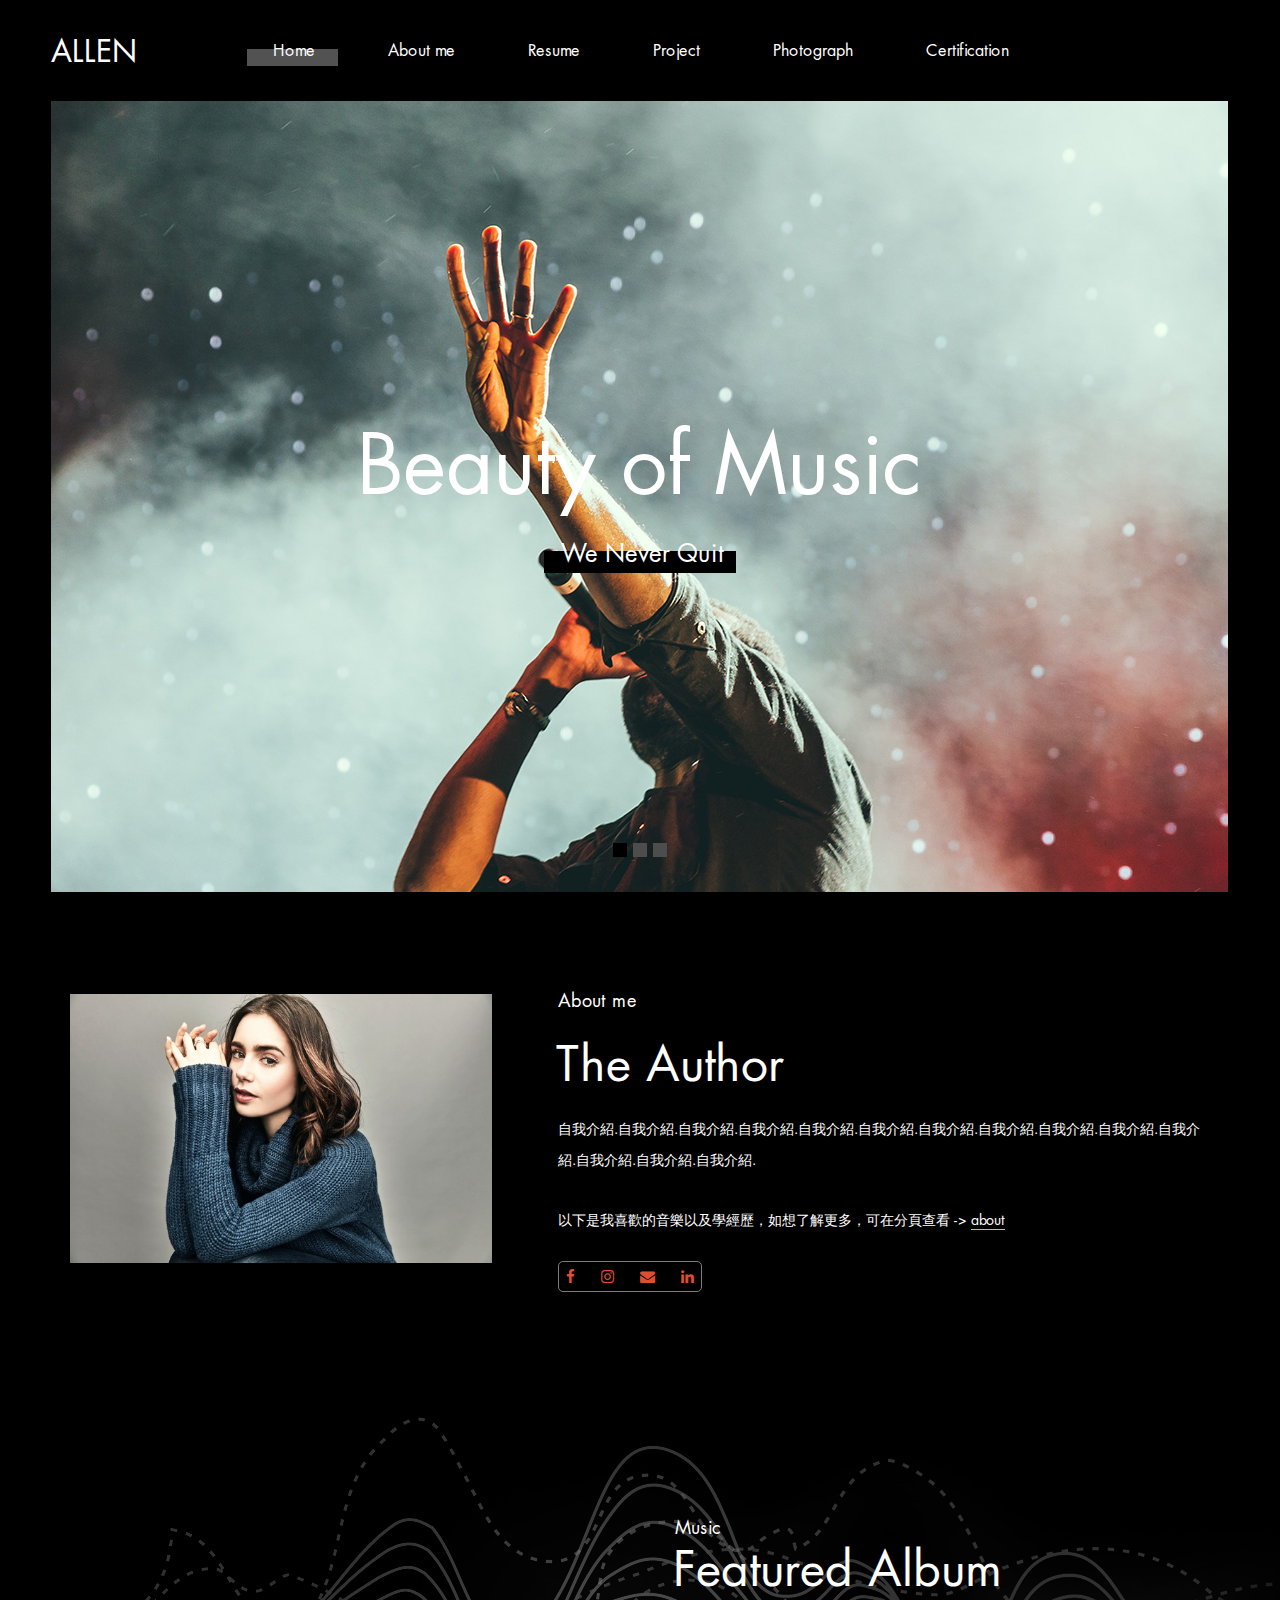
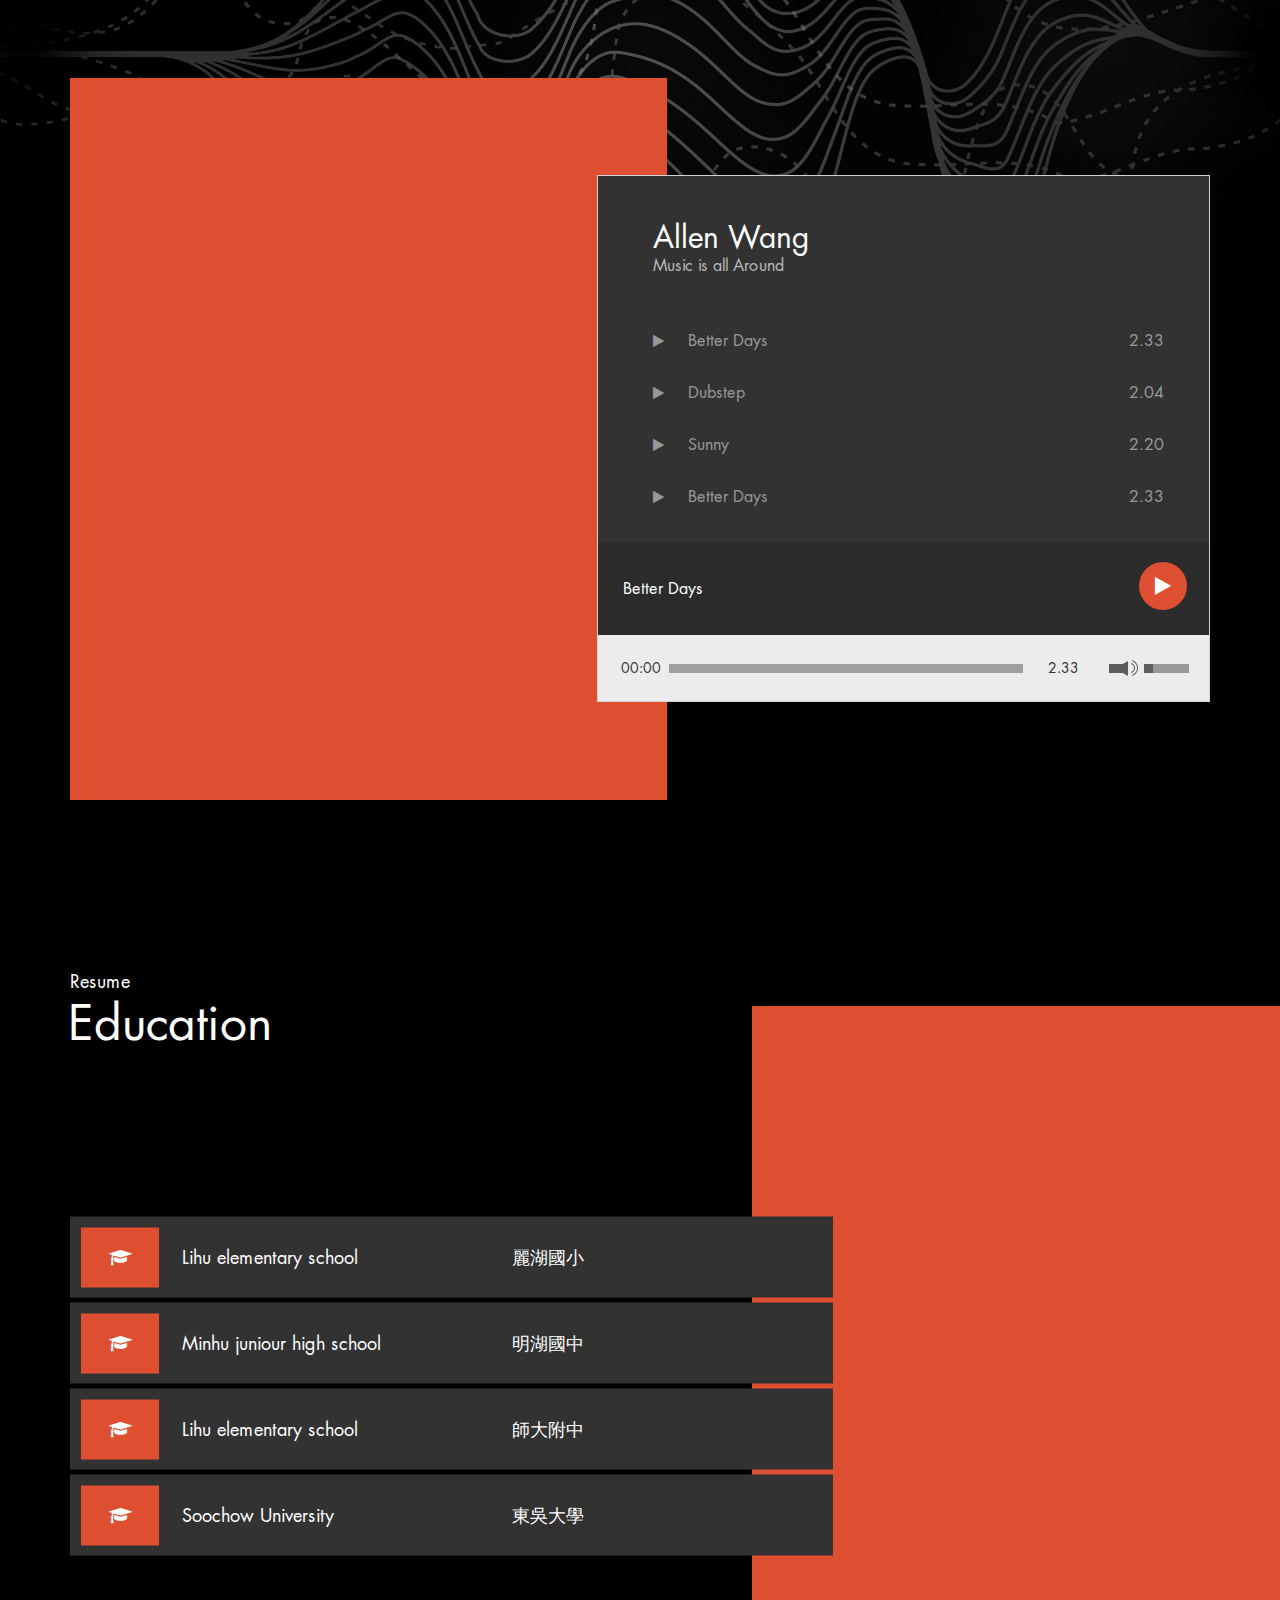
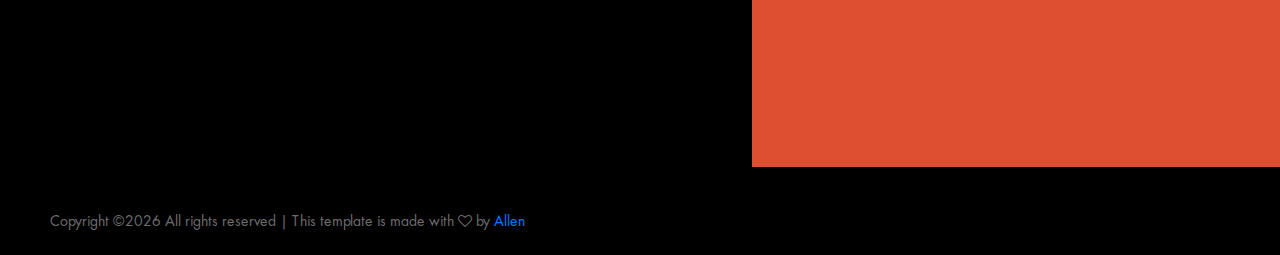
<file: index.html>
<!DOCTYPE html>
<html lang="en">
<head>
<!-- =======================================================
        請記得，如有任何不清楚的地方，直接發群組，謝謝！
        你的努力是團隊往前的每一步，請大家加油！

        注意！！有要修改的地方，都會在每塊最上面用註解寫清楚！
        ======================================================= -->

<!-- ~~~~~~~~~~~~~~~~~~~~~~~~~~~~~~~~~~~~~~~~~~  新的一塊開始囉  ~~~~~~~~~~~~~~~~~~~~~~~~~~~~~~~~~~~~~~~~~ -->
<!-- 這一塊要修改 XXX's - Personal Portfolio -->
<title>XXX's - Personal Portfolio</title><meta charset="utf-8">

<meta http-equiv="X-UA-Compatible" content="IE=edge">
<meta name="description" content="Mixtape template project">
<meta name="viewport" content="width=device-width, initial-scale=1">
<link rel="stylesheet" type="text/css" href="styles/bootstrap-4.1.2/bootstrap.min.css">
<link href="plugins/font-awesome-4.7.0/css/font-awesome.min.css" rel="stylesheet" type="text/css">
<link rel="stylesheet" type="text/css" href="plugins/OwlCarousel2-2.2.1/owl.carousel.css">
<link rel="stylesheet" type="text/css" href="plugins/OwlCarousel2-2.2.1/owl.theme.default.css">
<link rel="stylesheet" type="text/css" href="plugins/OwlCarousel2-2.2.1/animate.css">
<link rel="stylesheet" type="text/css" href="styles/main_styles.css">
<link rel="stylesheet" type="text/css" href="styles/responsive.css">
<link rel="stylesheet" type="text/css" href="styles/single2.css">
<link rel="stylesheet" type="text/css" href="styles/single_responsive2.css">
</head>
<body>

<div class="super_container">
	
	<!-- ~~~~~~~~~~~~~~~~~~~~~~~~~~~~~~~~~~~~~~~~~~  新的一塊開始囉  ~~~~~~~~~~~~~~~~~~~~~~~~~~~~~~~~~~~~~~~~~ -->
	<!-- 這一塊Name -->
	<!-- Header -->
	<header class="header">
		<div class="header_content d-flex flex-row align-items-center justify-content-center">
			<div class="logo"><a href="#">ALLEN</a></div>
			<nav class="main_nav">
				<ul class="d-flex flex-row align-items-start justify-content-start">
					<li class="active"><a href="index.html">Home</a></li>
					<li><a href="about.html">About me</a></li>
					<li><a href="resume.html">Resume</a></li>
					<li><a href="project.html">Project</a></li>
					<li><a href="photo.html">Photograph</a></li>
					<li><a href="certification.html">Certification</a></li>
				</ul>
			</nav>
			<div class="hamburger ml-auto">
				<div class="d-flex flex-column align-items-end justify-content-between">
					<div></div>
					<div></div>
					<div></div>
				</div>
			</div>
		</div>
	</header>

	<!-- Menu -->

	<div class="menu">
		<div>
			<div class="menu_overlay"></div>
			<div class="menu_container d-flex flex-column align-items-start justify-content-center">
				<nav class="menu_nav">
					<ul class="d-flex flex-column align-items-start justify-content-start">
						<li><a href="index.html">Home</a></li>
						<li><a href="about.html">About me</a></li>
						<li><a href="resume.html">Resume</a></li>
						<li><a href="project.html">Project</a></li>
						<li><a href="photo.html">Photograph</a></li>
						<li><a href="certification.html">Certification</a></li>
					</ul>
				</nav>
			</div>
		</div>
	</div>
	<!-- End -->


	<!-- Home -->
	<div class="home">
		<div class="home_slider_container">
			
			<!-- Home Slider -->
			<div class="owl-carousel owl-theme home_slider">
				
				<!-- ~~~~~~~~~~~~~~~~~~~~~~~~~~~~~~~~~~~~~~~~~~  新的一塊開始囉  ~~~~~~~~~~~~~~~~~~~~~~~~~~~~~~~~~~~~~~~~~ -->
	       		<!-- 這一塊要座右銘（如果客戶需要改的話），如果沒特別要求，就不用改
					 可以放三張照片，如果沒有就用預設 -->

				<!-- Slide -->
				<div class="owl-item">
					<div class="background_image" style="background-image:url(images/index.jpg)"></div>
					<div class="home_container">
						<div class="home_container_inner d-flex flex-column align-items-center justify-content-center">
							<div class="home_content text-center">
								<div class="home_title"><h1>Beauty of Music</h1></div>
								<div class="home_link"><a href="#">We Never Quit</a></div>
							</div>
						</div>
					</div>
				</div>

				<!-- Slide -->
				<div class="owl-item">
					<div class="background_image" style="background-image:url(images/guitar.jpg)"></div>
					<div class="home_container">
						<div class="home_container_inner d-flex flex-column align-items-center justify-content-center">
							<div class="home_content text-center">
								<div class="home_title"><h1>Beauty of Music</h1></div>
								<div class="home_link"><a href="#">We Never Quit</a></div>
							</div>
						</div>
					</div>
				</div>

				<!-- Slide -->
				<div class="owl-item">
					<div class="background_image" style="background-image:url(images/AirPods-Max-black.jpg)"></div>
					<div class="home_container">
						<div class="home_container_inner d-flex flex-column align-items-center justify-content-center">
							<div class="home_content text-center">
								<div class="home_title"><h1>Beauty of Music</h1></div>
								<div class="home_link"><a href="#">We Never Quit</a></div>
							</div>
						</div>
					</div>
				</div>

			</div>
		</div>
	</div>
	<!-- End -->


	<!-- ~~~~~~~~~~~~~~~~~~~~~~~~~~~~~~~~~~~~~~~~~~  新的一塊開始囉  ~~~~~~~~~~~~~~~~~~~~~~~~~~~~~~~~~~~~~~~~~ -->
    <!-- 這一塊要寫自我介紹 -->
	<!-- Single -->
	<div class="single">
		<div class="container">
			<div class="row">
				
				<!-- Single Info -->
				<div class="col-lg-5">
					<div class="single_info">
						<div class="single_image"><img src="images/test.JPG" alt=""></div>
					</div>
				</div>

				<!-- Single Content -->
				<div class="col-lg-7 single_content_col">
					<div class="single_content">
						<div class="section_subtitle">About me</div>
						<br>
						<div class="section_title"><h1>The Author</h1></div>
						<div class="single_text">
							<br>
							<p> 自我介紹.自我介紹.自我介紹.自我介紹.自我介紹.自我介紹.自我介紹.自我介紹.自我介紹.自我介紹.自我介紹.自我介紹.自我介紹.自我介紹.</p>
							
							<!-- 這一行可以不用動，如果客戶想改其他的也行 -->
							<p> 以下是我喜歡的音樂以及學經歷，如想了解更多，可在分頁查看 -> <a href="about.html">about</a></p>
							<div class="social">
								<ul class="d-flex flex-row align-items-center justify-content-start">
									<li><a href="#"><i class="fa fa-facebook" aria-hidden="true"></i></a></li>
									<li><a href="#"><i class="fa fa-instagram" aria-hidden="true"></i></a></li>
									<li><a href="mailto:"><i class="fa fa-envelope" aria-hidden="true"></i></a></li>
									<li><a href="#"><i class="fa fa-linkedin" aria-hidden="true"></i></a></li>
								</ul>
							</div>
						</div>
					</div>
				</div>

			</div>
		</div>
	</div>
	<!-- End -->


	<!-- ~~~~~~~~~~~~~~~~~~~~~~~~~~~~~~~~~~~~~~~~~~  新的一塊開始囉  ~~~~~~~~~~~~~~~~~~~~~~~~~~~~~~~~~~~~~~~~~ -->
	<!-- 這一塊要放喜歡的音樂，四個音樂，如果不夠四個就放預設就好
	  	 注意！！音樂請幫我轉成mp3格式（請放在files裏面），然後去 js/custom.js 第129行開始更改
		 記得改一下203行的姓名～ -->
	<!-- Featured Album -->
	<div class="featured_album">
		<div class="background_image featured_background" style="background-image:url(images/featured.png)"></div>
		<div class="container">
			<div class="row">
				<div class="col-lg-6 offset-lg-6">
					<div class="section_title_container">
						<div class="section_subtitle">Music</div>
						<div class="section_title"><h1>Featured Album</h1></div>
					</div>
				</div>
			</div>
			<div class="row featured_row row-lg-eq-height">

				<!-- Featured Album Image -->
				<div class="col-md-6">
					<div class="featured_album_image">
						<div class="image_overlay"></div>
						<div class="background_image" style="background-image:url(images/featured_album.jpg)"></div>
						<!-- <img src="images/featured_album.jpg" alt=""> -->
					</div>
				</div>

				<!-- Featured Album Player -->
				<div class="col-md-6 featured_album_col">
					<div class="featured_album_player_container d-flex flex-column align-items-start justify-content-center">
						<div class="featured_album_player">
							<div class="featured_album_title_bar d-flex flex-row align-items-center justify-content-start">
								<div class="featured_album_title_container">
									<div class="featured_album_artist">Allen Wang</div>
									<div class="featured_album_title">Music is all Around</div>
								</div>
							</div>
							<div id="jplayer_1" class="jp-jplayer"></div>
							<div id="jp_container_1" class="jp-audio" role="application" aria-label="media player">
								<div class="jp-type-playlist">
									<div class="jp-playlist">
										<ul>
											<li></li>
										</ul>
									</div>
									<div class="player_details d-flex flex-row align-items-center justify-content-start">
										<div class="jp-details">
											<div>playing</div>
											<div class="jp-title" aria-label="title">&nbsp;</div>
										</div>
										<div class="jp-controls-holder ml-auto">
											<button class="jp-play" tabindex="0"></button>
										</div>
									</div>
									<div class="player_controls">
										<div class="jp-gui jp-interface d-flex flex-row align-items-center justify-content-start">
											<div class="jp-controls-holder time_controls d-flex flex-row align-items-center justify-content-start">
												<div><div class="jp-current-time" role="timer" aria-label="time">&nbsp;</div></div>
												<div class="jp-progress">
													<div class="jp-seek-bar">
														<div class="jp-play-bar"></div>
													</div>
												</div>
												<div><div class="jp-duration ml-auto" role="timer" aria-label="duration">&nbsp;</div></div>
											</div>
											<div class="jp-volume-controls d-flex flex-row align-items-center justify-content-start ml-auto">
												<button class="jp-mute" tabindex="0"></button>
												<div class="jp-volume-bar">
													<div class="jp-volume-bar-value"></div>
												</div>
											</div>
										</div>
									</div>
								</div>
							</div>

						</div>
					</div>
				</div>

			</div>
		</div>
	</div>
	<!-- End -->


	<!-- ~~~~~~~~~~~~~~~~~~~~~~~~~~~~~~~~~~~~~~~~~~  新的一塊開始囉  ~~~~~~~~~~~~~~~~~~~~~~~~~~~~~~~~~~~~~~~~~ -->
	<!-- 這裡請修改內容，複製貼上即可，請把學校翻譯成英文，不知道怎麼翻請找Allen or Oliver -->
	<!-- Shows -->
	<div class="shows">
		<div class="container">
			<div class="row" style="z-index:10;">
				<div class="col">
					<div class="section_title_container">
						<div class="section_subtitle">Resume</div>
						<div class="section_title"><h1>Education</h1></div>
					</div>
				</div>
			</div>
			<div class="row shows_row">
				
				<!-- Shows List -->
				<div class="col-lg-8 order-lg-1 order-2 shows_list_col">
					<div class="shows_list_container">
						<ul class="shows_list">

							<!-- School -->
							<li class="d-flex flex-row align-items-center justify-content-start">
								<div><div class="show_date"><i class="fa fa-graduation-cap" aria-hidden="true"></i></div></div>
								<div class="show_info d-flex flex-md-row flex-column align-items-md-center align-items-start justify-content-md-start justify-content-center">
									<div class="show_name"><a href="resume.html">Lihu elementary school</a></div>
									<div class="show_location">麗湖國小</div>
								</div>
							</li>

							<!-- School -->
							<li class="d-flex flex-row align-items-center justify-content-start">
								<div><div class="show_date"><i class="fa fa-graduation-cap" aria-hidden="true"></i></div></div>
								<div class="show_info d-flex flex-md-row flex-column align-items-md-center align-items-start justify-content-md-start justify-content-center">
									<div class="show_name"><a href="resume.html">Minhu juniour high school</a></div>
									<div class="show_location">明湖國中</div>
								</div>
							</li>

							<!-- School -->
							<li class="d-flex flex-row align-items-center justify-content-start">
								<div><div class="show_date"><i class="fa fa-graduation-cap" aria-hidden="true"></i></div></div>
								<div class="show_info d-flex flex-md-row flex-column align-items-md-center align-items-start justify-content-md-start justify-content-center">
									<div class="show_name"><a href="resume.html">Lihu elementary school</a></div>
									<div class="show_location">師大附中</div>
								</div>
							</li>

							<!-- School -->
							<li class="d-flex flex-row align-items-center justify-content-start">
								<div><div class="show_date"><i class="fa fa-graduation-cap" aria-hidden="true"></i></div></div>
								<div class="show_info d-flex flex-md-row flex-column align-items-md-center align-items-start justify-content-md-start justify-content-center">
									<div class="show_name"><a href="resume.html">Soochow University</a></div>
									<div class="show_location">東吳大學</div>
								</div>
							</li>

						</ul>
					</div>
				</div>

				<!-- Shows Image -->
				<div class="col-lg-4 order-lg-2 order-1">
					<div class="shows_image">
						<div class="image_overlay"></div>
						<img src="images/shows.jpg" alt="https://unsplash.com/@anthonydelanoix">
					</div>
				</div>
			</div>
		</div>
	</div>
	<!-- End -->
	

	<!-- ~~~~~~~~~~~~~~~~~~~~~~~~~~~~~~~~~~~~~~~~~~  新的一塊開始囉  ~~~~~~~~~~~~~~~~~~~~~~~~~~~~~~~~~~~~~~~~~ -->
	<!-- 請幫我改姓名即可，任何超連結都不能動 -->
	<footer class="footer">
		<br>
		<div class="copyright_bar">
			<span><!-- Link back to Colorlib can't be removed. Template is licensed under CC BY 3.0. -->
				Copyright &copy;<script>document.write(new Date().getFullYear());</script> All rights reserved | This template is made with <i class="fa fa-heart-o" aria-hidden="true"></i> by <a href="https://colorlib.com" target="_blank">
				
				Allen</a>
<!-- Link back to Colorlib can't be removed. Template is licensed under CC BY 3.0. -->
</span>
		</div>
		
	</footer>
</div>

<script src="js/jquery-3.2.1.min.js"></script>
<script src="styles/bootstrap-4.1.2/popper.js"></script>
<script src="styles/bootstrap-4.1.2/bootstrap.min.js"></script>
<script src="plugins/greensock/TweenMax.min.js"></script>
<script src="plugins/greensock/TimelineMax.min.js"></script>
<script src="plugins/scrollmagic/ScrollMagic.min.js"></script>
<script src="plugins/greensock/animation.gsap.min.js"></script>
<script src="plugins/greensock/ScrollToPlugin.min.js"></script>
<script src="plugins/OwlCarousel2-2.2.1/owl.carousel.js"></script>
<script src="plugins/easing/easing.js"></script>
<script src="plugins/progressbar/progressbar.min.js"></script>
<script src="plugins/parallax-js-master/parallax.min.js"></script>
<script src="plugins/jPlayer/jquery.jplayer.min.js"></script>
<script src="plugins/jPlayer/jplayer.playlist.min.js"></script>
<script src="js/custom.js"></script>
</body>
</html>
</file>
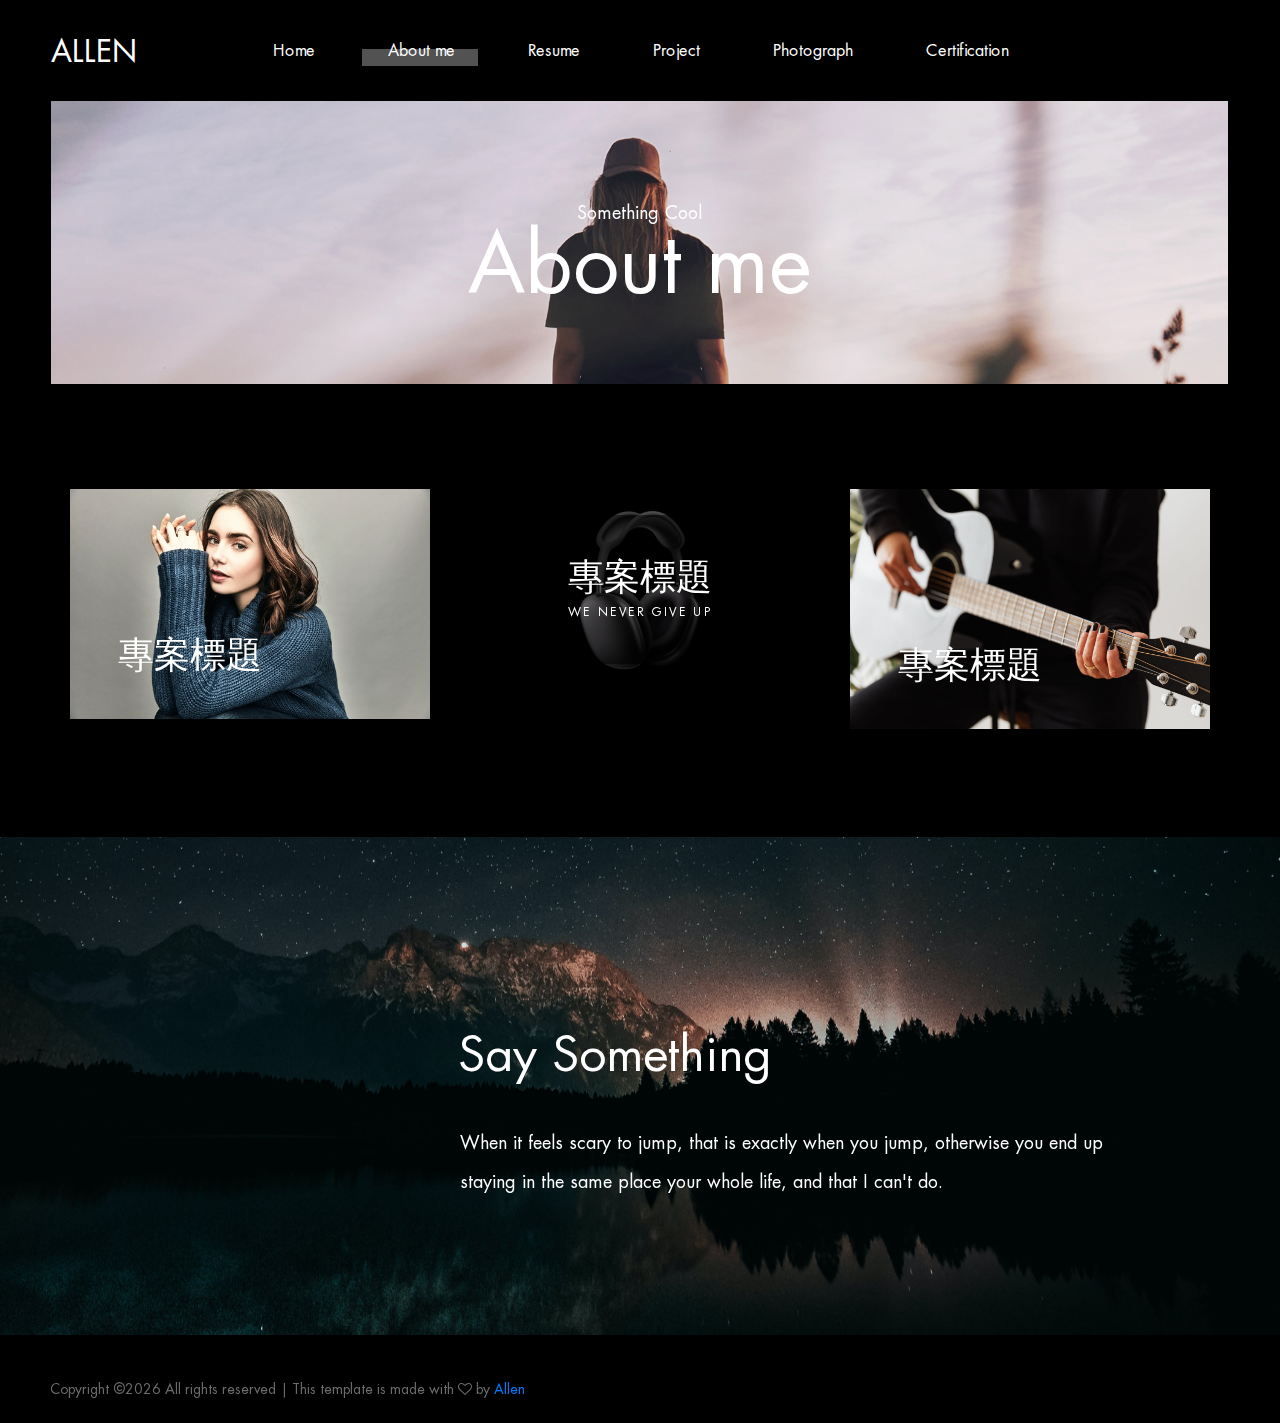
<file: about.html>
<!DOCTYPE html>
<html lang="en">
<head>
<!-- =======================================================
        請記得，如有任何不清楚的地方，直接發群組，謝謝！
        你的努力是團隊往前的每一步，請大家加油！

        注意！！有要修改的地方，都會在每塊最上面用註解寫清楚！
        ======================================================= -->

<!-- ~~~~~~~~~~~~~~~~~~~~~~~~~~~~~~~~~~~~~~~~~~  新的一塊開始囉  ~~~~~~~~~~~~~~~~~~~~~~~~~~~~~~~~~~~~~~~~~ -->
<!-- 這一塊要修改 XXX's - Personal Portfolio -->
<title>XXX's - Personal Portfolio</title>
<meta charset="utf-8">
<meta http-equiv="X-UA-Compatible" content="IE=edge">
<meta name="description" content="Mixtape template project">
<meta name="viewport" content="width=device-width, initial-scale=1">
<link rel="stylesheet" type="text/css" href="styles/bootstrap-4.1.2/bootstrap.min.css">
<link href="plugins/font-awesome-4.7.0/css/font-awesome.min.css" rel="stylesheet" type="text/css">
<link rel="stylesheet" type="text/css" href="plugins/OwlCarousel2-2.2.1/owl.carousel.css">
<link rel="stylesheet" type="text/css" href="plugins/OwlCarousel2-2.2.1/owl.theme.default.css">
<link rel="stylesheet" type="text/css" href="plugins/OwlCarousel2-2.2.1/animate.css">
<link rel="stylesheet" type="text/css" href="styles/about.css">
<link rel="stylesheet" type="text/css" href="styles/about_responsive.css">
</head>
<body>

<div class="super_container">
	
	<!-- ~~~~~~~~~~~~~~~~~~~~~~~~~~~~~~~~~~~~~~~~~~  新的一塊開始囉  ~~~~~~~~~~~~~~~~~~~~~~~~~~~~~~~~~~~~~~~~~ -->
	<!-- 這一塊Name -->
	<!-- Header -->
	<header class="header">
		<div class="header_content d-flex flex-row align-items-center justify-content-center">
			<div class="logo"><a href="#">ALLEN</a></div>
			<nav class="main_nav">
				<ul class="d-flex flex-row align-items-start justify-content-start">
					<li><a href="index.html">Home</a></li>
					<li class="active"><a href="about.html">About me</a></li>
					<li><a href="resume.html">Resume</a></li>
					<li><a href="project.html">Project</a></li>
					<li><a href="photo.html">Photograph</a></li>
					<li><a href="certification.html">Certification</a></li>
				</ul>
			</nav>
			<div class="hamburger ml-auto">
				<div class="d-flex flex-column align-items-end justify-content-between">
					<div></div>
					<div></div>
					<div></div>
				</div>
			</div>
		</div>
	</header>

	<!-- Menu -->

	<div class="menu">
		<div>
			<div class="menu_overlay"></div>
			<div class="menu_container d-flex flex-column align-items-start justify-content-center">
				<nav class="menu_nav">
					<ul class="d-flex flex-column align-items-start justify-content-start">
						<li><a href="index.html">Home</a></li>
						<li><a href="about.html">About me</a></li>
						<li><a href="resume.html">Resume</a></li>
						<li><a href="project.html">Project</a></li>
						<li><a href="photo.html">Photograph</a></li>
						<li><a href="certification.html">Certification</a></li>
					</ul>
				</nav>
			</div>
		</div>
	</div>
	<!-- End -->

	<!-- Home -->

	<div class="home">
		<div class="home_inner">
			<!-- Image artist: https://unsplash.com/@yoannboyer -->
			<div class="parallax_background parallax-window" data-parallax="scroll" data-image-src="images/about.jpg" data-speed="0.8"></div>
			<div class="home_container">
				<div class="home_content text-center">
					<div class="home_subtitle">Something Cool</div>
					<div class="home_title">About me</div>
				</div>
			</div>
		</div>
	</div>


	<!-- ~~~~~~~~~~~~~~~~~~~~~~~~~~~~~~~~~~~~~~~~~~  新的一塊開始囉  ~~~~~~~~~~~~~~~~~~~~~~~~~~~~~~~~~~~~~~~~~ -->
	<!-- 這裡請修改內容，複製貼上即可，標題太長就寫簡單一點，可以問一下客戶 -->
	<!-- Discs -->
	<div class="discs">
		<div class="container">
			<div class="row discs_row">
				
				<!-- Disc -->
				<div class="col-xl-4 col-md-6">
					<div class="disc">
						<a href="project.html">
							<div class="disc_image"><img src="images/test.JPG" alt="https://unsplash.com/@tanelah"></div>
							<div class="disc_container">
								<div>
									<div class="disc_content_1">
										<div class="disc_title">專案標題</div>
									</div>
								</div>
							</div>
						</a>
					</div>
				</div>

				<!-- Disc -->
				<div class="col-xl-4 col-md-6">
					<div class="disc">
						<a href="photo.html">
							<div class="disc_image"><img src="images/AirPods-Max-black.jpg" alt="https://unsplash.com/@kasperrasmussen"></div>
							<div class="disc_container">
								<div>
									<div class="disc_content_2 d-flex flex-column align-items-center justify-content-center">
										<div>
											<div class="disc_title">專案標題</div>
											<div class="disc_subtitle">We never give up</div>
										</div>
									</div>
								</div>
							</div>
						</a>
					</div>
				</div>

				<!-- Disc -->
				<div class="col-xl-4 col-md-6">
					<div class="disc">
						<a href="certification.html">
							<div class="disc_image"><img src="images/guitar.jpg" alt="https://unsplash.com/@tanelah"></div>
							<div class="disc_container">
								<div>
									<div class="disc_content_1">
										<div class="disc_title">專案標題</div>
									</div>
								</div>
							</div>
						</a>
					</div>
				</div>

			</div>
		</div>
	</div>
	<!-- End -->


	<!-- ~~~~~~~~~~~~~~~~~~~~~~~~~~~~~~~~~~~~~~~~~~  新的一塊開始囉  ~~~~~~~~~~~~~~~~~~~~~~~~~~~~~~~~~~~~~~~~~ -->
	<!-- 這裡請修改內容，可以寫一段座右銘，如果沒有就用預設 -->
	<!-- Artist -->
	<div class="artist">
		<div class="parallax_background parallax-window" data-parallax="scroll" data-image-src="images/night.jpg" data-speed="0.8"></div>
		<div class="container">
			<div class="row">
				<!-- Artist Content -->
				<div class="col-lg-7 offset-lg-4">
					<div class="artist_content">
						<div class="section_title_container">
							<div class="section_title"><h1>Say Something</h1></div>
						</div>
						<div class="artist_text">
							<p style="font-size: 18px;">When it feels scary to jump, that is exactly when you jump, otherwise you end up staying in the same place your whole life, and that I can't do.</p>
						</div>
					</div>
				</div>
			</div>
		</div>
	</div>
	<!-- End -->

	<!-- ~~~~~~~~~~~~~~~~~~~~~~~~~~~~~~~~~~~~~~~~~~  新的一塊開始囉  ~~~~~~~~~~~~~~~~~~~~~~~~~~~~~~~~~~~~~~~~~ -->
	<!-- 請幫我改姓名即可，任何超連結都不能動 -->
	<footer class="footer">
		<br>
		<div class="copyright_bar">
			<span><!-- Link back to Colorlib can't be removed. Template is licensed under CC BY 3.0. -->
				Copyright &copy;<script>document.write(new Date().getFullYear());</script> All rights reserved | This template is made with <i class="fa fa-heart-o" aria-hidden="true"></i> by <a href="https://colorlib.com" target="_blank">
				
				Allen</a>
<!-- Link back to Colorlib can't be removed. Template is licensed under CC BY 3.0. -->
</span>
		</div>
	</footer>
</div>

<script src="js/jquery-3.2.1.min.js"></script>
<script src="styles/bootstrap-4.1.2/popper.js"></script>
<script src="styles/bootstrap-4.1.2/bootstrap.min.js"></script>
<script src="plugins/greensock/TweenMax.min.js"></script>
<script src="plugins/greensock/TimelineMax.min.js"></script>
<script src="plugins/scrollmagic/ScrollMagic.min.js"></script>
<script src="plugins/greensock/animation.gsap.min.js"></script>
<script src="plugins/greensock/ScrollToPlugin.min.js"></script>
<script src="plugins/OwlCarousel2-2.2.1/owl.carousel.js"></script>
<script src="plugins/easing/easing.js"></script>
<script src="plugins/progressbar/progressbar.min.js"></script>
<script src="plugins/parallax-js-master/parallax.min.js"></script>
<script src="plugins/jPlayer/jquery.jplayer.min.js"></script>
<script src="plugins/jPlayer/jplayer.playlist.min.js"></script>
<script src="js/about.js"></script>
</body>
</html>
</file>
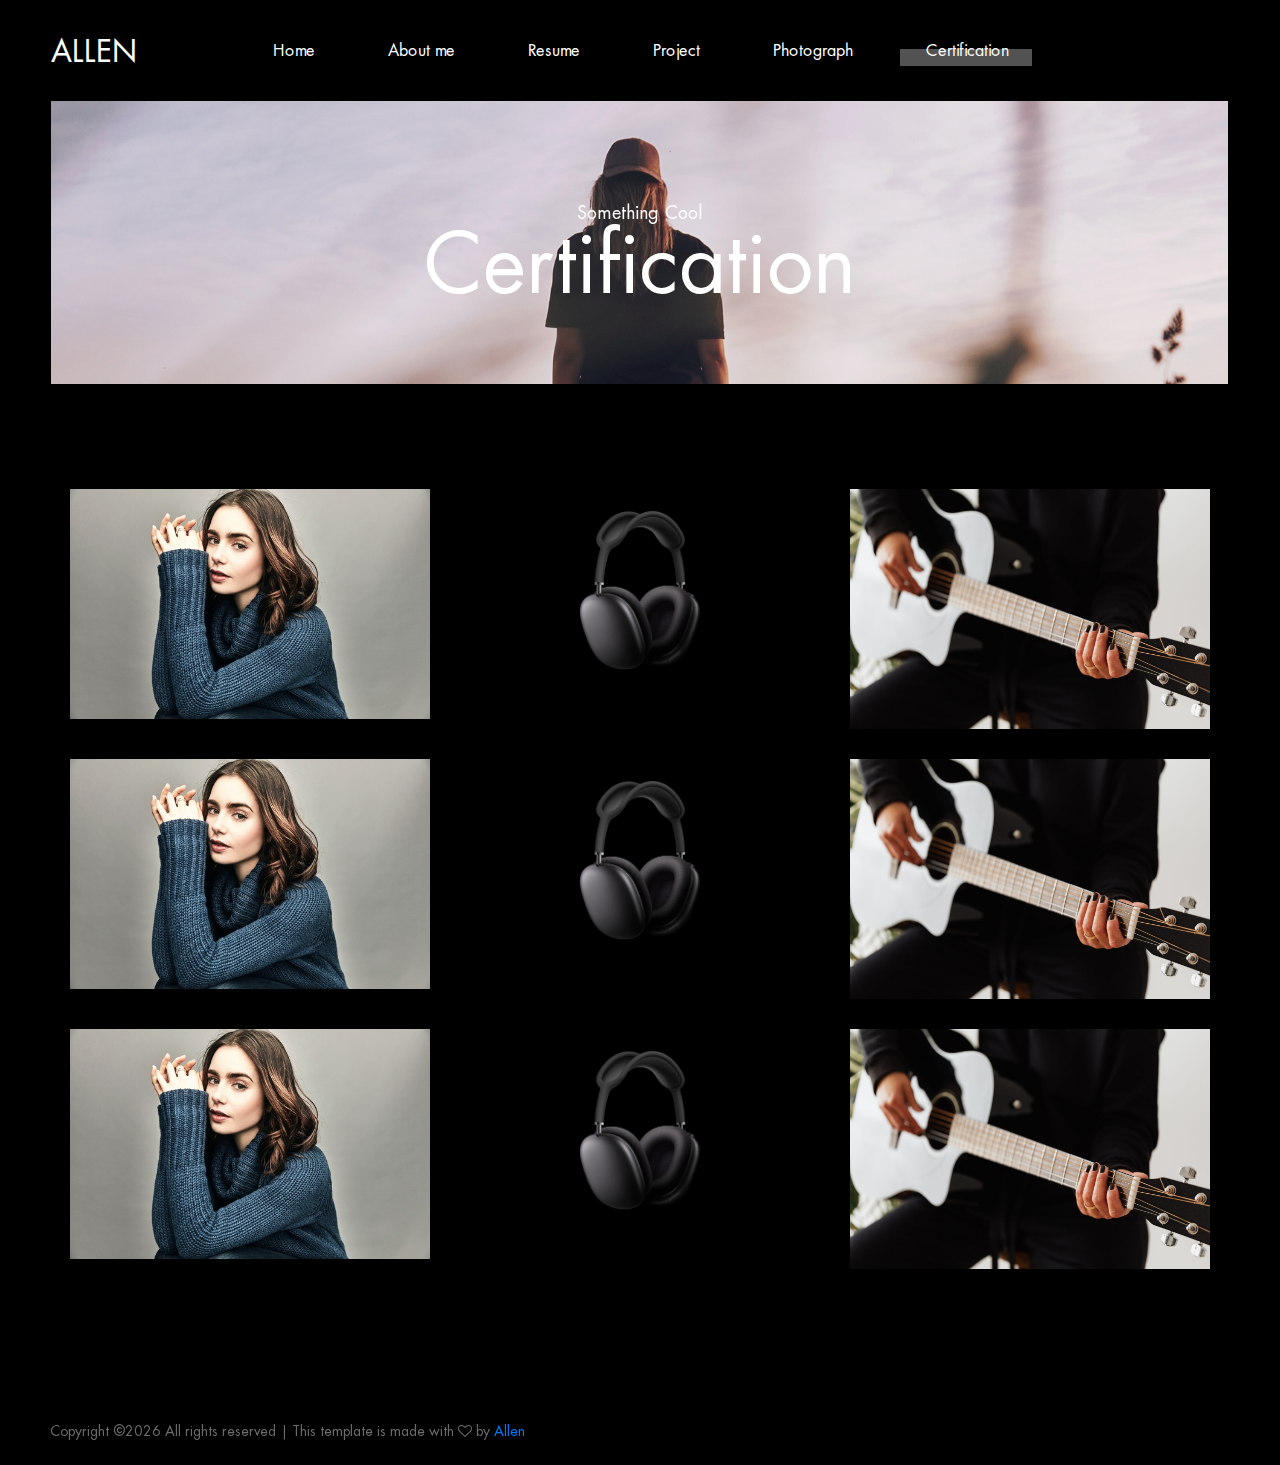
<file: certification.html>
<!DOCTYPE html>
<html lang="en">
<head>
<!-- =======================================================
        請記得，如有任何不清楚的地方，直接發群組，謝謝！
        你的努力是團隊往前的每一步，請大家加油！

        注意！！有要修改的地方，都會在每塊最上面用註解寫清楚！
        ======================================================= -->

<!-- ~~~~~~~~~~~~~~~~~~~~~~~~~~~~~~~~~~~~~~~~~~  新的一塊開始囉  ~~~~~~~~~~~~~~~~~~~~~~~~~~~~~~~~~~~~~~~~~ -->
<!-- 這一塊要修改 XXX's - Personal Portfolio -->
<title>XXX's - Personal Portfolio</title>
<meta charset="utf-8">
<meta http-equiv="X-UA-Compatible" content="IE=edge">
<meta name="description" content="Mixtape template project">
<meta name="viewport" content="width=device-width, initial-scale=1">
<link rel="stylesheet" type="text/css" href="styles/bootstrap-4.1.2/bootstrap.min.css">
<link href="plugins/font-awesome-4.7.0/css/font-awesome.min.css" rel="stylesheet" type="text/css">
<link rel="stylesheet" type="text/css" href="plugins/OwlCarousel2-2.2.1/owl.carousel.css">
<link rel="stylesheet" type="text/css" href="plugins/OwlCarousel2-2.2.1/owl.theme.default.css">
<link rel="stylesheet" type="text/css" href="plugins/OwlCarousel2-2.2.1/animate.css">
<link rel="stylesheet" type="text/css" href="styles/about.css">
<link rel="stylesheet" type="text/css" href="styles/about_responsive.css">
</head>
<body>

<div class="super_container">
	
	<!-- ~~~~~~~~~~~~~~~~~~~~~~~~~~~~~~~~~~~~~~~~~~  新的一塊開始囉  ~~~~~~~~~~~~~~~~~~~~~~~~~~~~~~~~~~~~~~~~~ -->
	<!-- 這一塊Name -->
	<!-- Header -->
	<header class="header">
		<div class="header_content d-flex flex-row align-items-center justify-content-center">
			<div class="logo"><a href="#">ALLEN</a></div>
			<nav class="main_nav">
				<ul class="d-flex flex-row align-items-start justify-content-start">
					<li><a href="index.html">Home</a></li>
					<li><a href="about.html">About me</a></li>
					<li><a href="resume.html">Resume</a></li>
					<li><a href="project.html">Project</a></li>
					<li><a href="photo.html">Photograph</a></li>
					<li class="active"><a href="certification.html">Certification</a></li>
				</ul>
			</nav>
			<div class="hamburger ml-auto">
				<div class="d-flex flex-column align-items-end justify-content-between">
					<div></div>
					<div></div>
					<div></div>
				</div>
			</div>
		</div>
	</header>

	<!-- Menu -->

	<div class="menu">
		<div>
			<div class="menu_overlay"></div>
			<div class="menu_container d-flex flex-column align-items-start justify-content-center">
				<nav class="menu_nav">
					<ul class="d-flex flex-column align-items-start justify-content-start">
						<li><a href="index.html">Home</a></li>
						<li><a href="about.html">About me</a></li>
						<li><a href="resume.html">Resume</a></li>
						<li><a href="project.html">Project</a></li>
						<li><a href="photo.html">Photograph</a></li>
						<li><a href="certification.html">Certification</a></li>
					</ul>
				</nav>
			</div>
		</div>
	</div>
	<!-- End -->

	<!-- Home -->

	<div class="home">
		<div class="home_inner">
			<!-- Image artist: https://unsplash.com/@yoannboyer -->
			<div class="parallax_background parallax-window" data-parallax="scroll" data-image-src="images/about.jpg" data-speed="0.8"></div>
			<div class="home_container">
				<div class="home_content text-center">
					<div class="home_subtitle">Something Cool</div>
					<div class="home_title">Certification</div>
				</div>
			</div>
		</div>
	</div>


	<!-- ~~~~~~~~~~~~~~~~~~~~~~~~~~~~~~~~~~~~~~~~~~  新的一塊開始囉  ~~~~~~~~~~~~~~~~~~~~~~~~~~~~~~~~~~~~~~~~~ -->
	<!-- 這裡請修改內容，複製貼上即可，標題太長就寫簡單一點，可以問一下客戶
		 至多十二章 -->
	<!-- Discs -->
	<div class="discs">
		<div class="container">
			<div class="row discs_row">
				
				<!-- Disc -->
				<div class="col-xl-4 col-md-6">
					<div class="disc">
						<a>
							<div class="disc_image"><img src="images/test.JPG" alt="https://unsplash.com/@tanelah"></div>
						</a>
					</div>
				</div>

				<!-- Disc -->
				<div class="col-xl-4 col-md-6">
					<div class="disc">
						<a>
							<div class="disc_image"><img src="images/AirPods-Max-black.jpg" alt="https://unsplash.com/@kasperrasmussen"></div>
						</a>
					</div>
				</div>

				<!-- Disc -->
				<div class="col-xl-4 col-md-6">
					<div class="disc">
						<a>
							<div class="disc_image"><img src="images/guitar.jpg" alt="https://unsplash.com/@tanelah"></div>
						</a>
					</div>
				</div>

				<!-- Disc -->
				<div class="col-xl-4 col-md-6">
					<div class="disc">
						<a>
							<div class="disc_image"><img src="images/test.JPG" alt="https://unsplash.com/@tanelah"></div>
						</a>
					</div>
				</div>

				<!-- Disc -->
				<div class="col-xl-4 col-md-6">
					<div class="disc">
						<a>
							<div class="disc_image"><img src="images/AirPods-Max-black.jpg" alt="https://unsplash.com/@kasperrasmussen"></div>
						</a>
					</div>
				</div>

				<!-- Disc -->
				<div class="col-xl-4 col-md-6">
					<div class="disc">
						<a>
							<div class="disc_image"><img src="images/guitar.jpg" alt="https://unsplash.com/@tanelah"></div>
						</a>
					</div>
				</div>

				<!-- Disc -->
				<div class="col-xl-4 col-md-6">
					<div class="disc">
						<a>
							<div class="disc_image"><img src="images/test.JPG" alt="https://unsplash.com/@tanelah"></div>
						</a>
					</div>
				</div>

				<!-- Disc -->
				<div class="col-xl-4 col-md-6">
					<div class="disc">
						<a>
							<div class="disc_image"><img src="images/AirPods-Max-black.jpg" alt="https://unsplash.com/@kasperrasmussen"></div>
						</a>
					</div>
				</div>

				<!-- Disc -->
				<div class="col-xl-4 col-md-6">
					<div class="disc">
						<a>
							<div class="disc_image"><img src="images/guitar.jpg" alt="https://unsplash.com/@tanelah"></div>
						</a>
					</div>
				</div>

			</div>
		</div>
	</div>
	<!-- End -->


	<!-- ~~~~~~~~~~~~~~~~~~~~~~~~~~~~~~~~~~~~~~~~~~  新的一塊開始囉  ~~~~~~~~~~~~~~~~~~~~~~~~~~~~~~~~~~~~~~~~~ -->
	<!-- 請幫我改姓名即可，任何超連結都不能動 -->
	<footer class="footer">
		<br>
		<div class="copyright_bar">
			<span><!-- Link back to Colorlib can't be removed. Template is licensed under CC BY 3.0. -->
				Copyright &copy;<script>document.write(new Date().getFullYear());</script> All rights reserved | This template is made with <i class="fa fa-heart-o" aria-hidden="true"></i> by <a href="https://colorlib.com" target="_blank">
				
				Allen</a>
<!-- Link back to Colorlib can't be removed. Template is licensed under CC BY 3.0. -->
</span>
		</div>
	</footer>
</div>

<script src="js/jquery-3.2.1.min.js"></script>
<script src="styles/bootstrap-4.1.2/popper.js"></script>
<script src="styles/bootstrap-4.1.2/bootstrap.min.js"></script>
<script src="plugins/greensock/TweenMax.min.js"></script>
<script src="plugins/greensock/TimelineMax.min.js"></script>
<script src="plugins/scrollmagic/ScrollMagic.min.js"></script>
<script src="plugins/greensock/animation.gsap.min.js"></script>
<script src="plugins/greensock/ScrollToPlugin.min.js"></script>
<script src="plugins/OwlCarousel2-2.2.1/owl.carousel.js"></script>
<script src="plugins/easing/easing.js"></script>
<script src="plugins/progressbar/progressbar.min.js"></script>
<script src="plugins/parallax-js-master/parallax.min.js"></script>
<script src="plugins/jPlayer/jquery.jplayer.min.js"></script>
<script src="plugins/jPlayer/jplayer.playlist.min.js"></script>
<script src="js/about.js"></script>
</body>
</html>
</file>
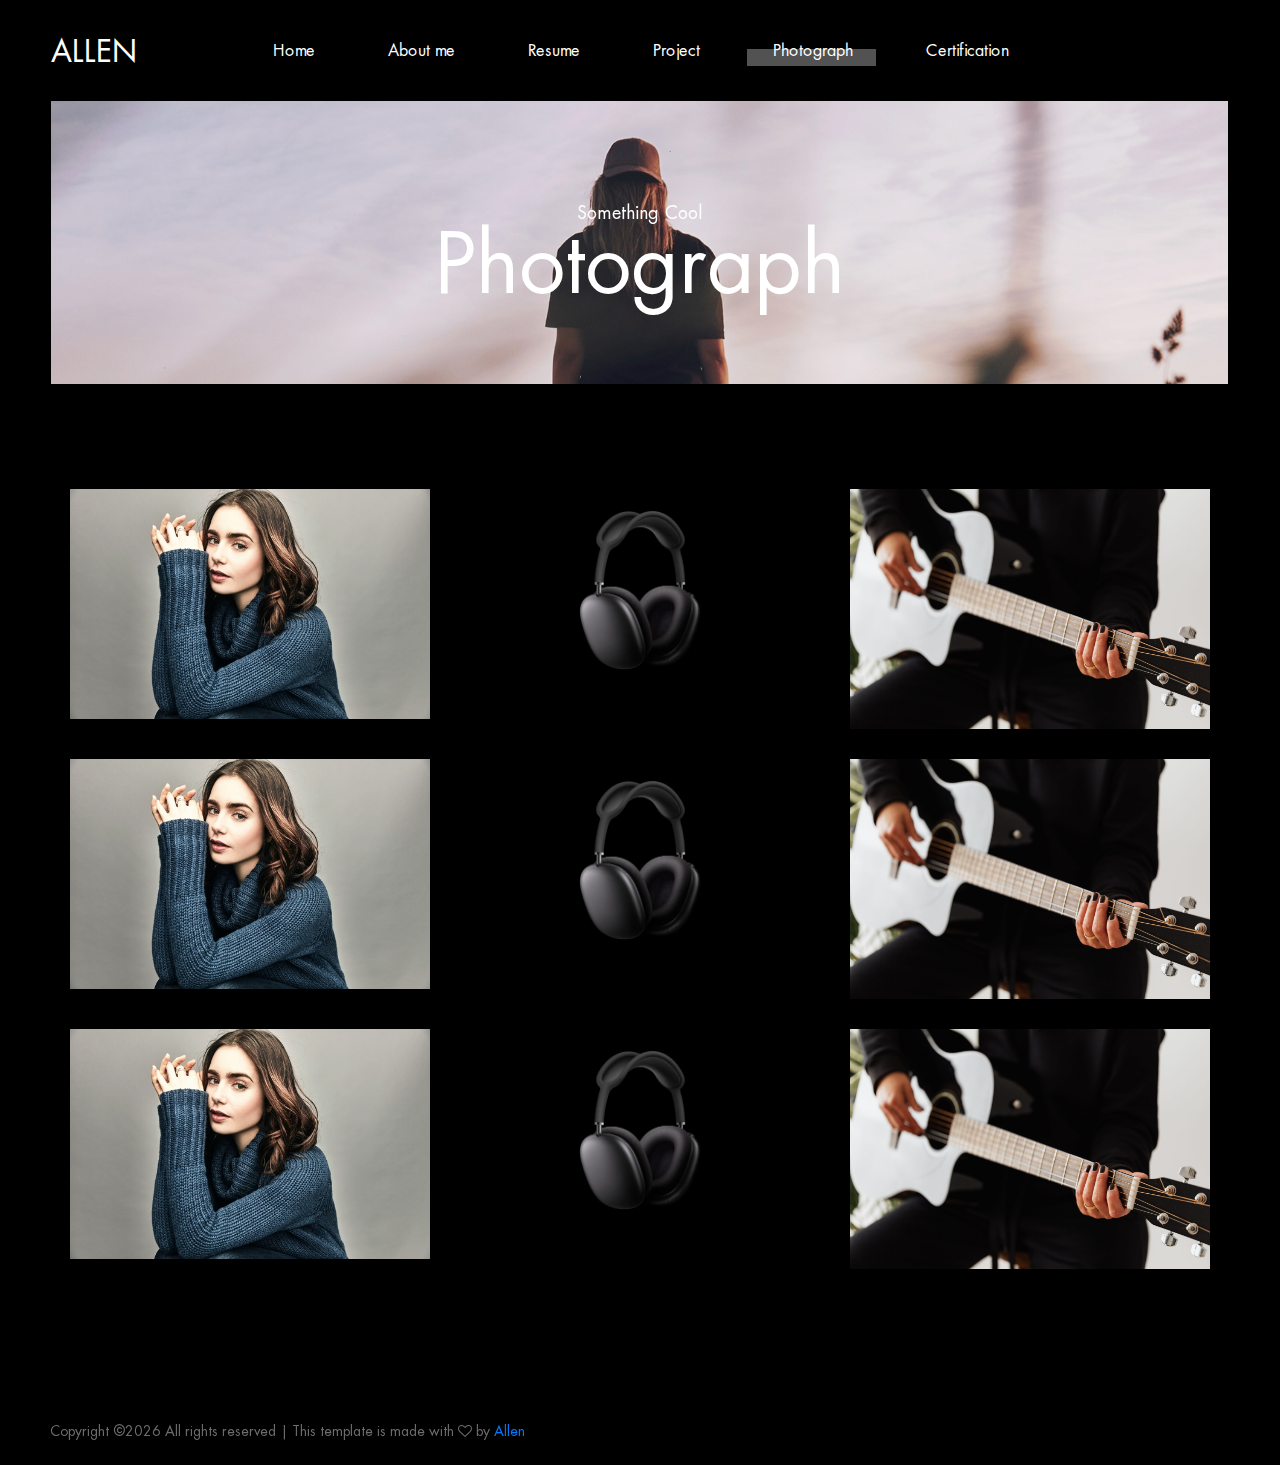
<file: photo.html>
<!DOCTYPE html>
<html lang="en">
<head>
<!-- =======================================================
        請記得，如有任何不清楚的地方，直接發群組，謝謝！
        你的努力是團隊往前的每一步，請大家加油！

        注意！！有要修改的地方，都會在每塊最上面用註解寫清楚！
        ======================================================= -->

<!-- ~~~~~~~~~~~~~~~~~~~~~~~~~~~~~~~~~~~~~~~~~~  新的一塊開始囉  ~~~~~~~~~~~~~~~~~~~~~~~~~~~~~~~~~~~~~~~~~ -->
<!-- 這一塊要修改 XXX's - Personal Portfolio -->
<title>XXX's - Personal Portfolio</title>
<meta charset="utf-8">
<meta http-equiv="X-UA-Compatible" content="IE=edge">
<meta name="description" content="Mixtape template project">
<meta name="viewport" content="width=device-width, initial-scale=1">
<link rel="stylesheet" type="text/css" href="styles/bootstrap-4.1.2/bootstrap.min.css">
<link href="plugins/font-awesome-4.7.0/css/font-awesome.min.css" rel="stylesheet" type="text/css">
<link rel="stylesheet" type="text/css" href="plugins/OwlCarousel2-2.2.1/owl.carousel.css">
<link rel="stylesheet" type="text/css" href="plugins/OwlCarousel2-2.2.1/owl.theme.default.css">
<link rel="stylesheet" type="text/css" href="plugins/OwlCarousel2-2.2.1/animate.css">
<link rel="stylesheet" type="text/css" href="styles/about.css">
<link rel="stylesheet" type="text/css" href="styles/about_responsive.css">
</head>
<body>

<div class="super_container">
	
	<!-- ~~~~~~~~~~~~~~~~~~~~~~~~~~~~~~~~~~~~~~~~~~  新的一塊開始囉  ~~~~~~~~~~~~~~~~~~~~~~~~~~~~~~~~~~~~~~~~~ -->
	<!-- 這一塊Name -->
	<!-- Header -->
	<header class="header">
		<div class="header_content d-flex flex-row align-items-center justify-content-center">
			<div class="logo"><a href="#">ALLEN</a></div>
			<nav class="main_nav">
				<ul class="d-flex flex-row align-items-start justify-content-start">
					<li><a href="index.html">Home</a></li>
					<li><a href="about.html">About me</a></li>
					<li><a href="resume.html">Resume</a></li>
					<li><a href="project.html">Project</a></li>
					<li class="active"><a href="photo.html">Photograph</a></li>
					<li><a href="certification.html">Certification</a></li>
				</ul>
			</nav>
			<div class="hamburger ml-auto">
				<div class="d-flex flex-column align-items-end justify-content-between">
					<div></div>
					<div></div>
					<div></div>
				</div>
			</div>
		</div>
	</header>

	<!-- Menu -->

	<div class="menu">
		<div>
			<div class="menu_overlay"></div>
			<div class="menu_container d-flex flex-column align-items-start justify-content-center">
				<nav class="menu_nav">
					<ul class="d-flex flex-column align-items-start justify-content-start">
						<li><a href="index.html">Home</a></li>
						<li><a href="about.html">About me</a></li>
						<li><a href="resume.html">Resume</a></li>
						<li><a href="project.html">Project</a></li>
						<li><a href="photo.html">Photograph</a></li>
						<li><a href="certification.html">Certification</a></li>
					</ul>
				</nav>
			</div>
		</div>
	</div>
	<!-- End -->

	<!-- Home -->

	<div class="home">
		<div class="home_inner">
			<!-- Image artist: https://unsplash.com/@yoannboyer -->
			<div class="parallax_background parallax-window" data-parallax="scroll" data-image-src="images/about.jpg" data-speed="0.8"></div>
			<div class="home_container">
				<div class="home_content text-center">
					<div class="home_subtitle">Something Cool</div>
					<div class="home_title">Photograph</div>
				</div>
			</div>
		</div>
	</div>


	<!-- ~~~~~~~~~~~~~~~~~~~~~~~~~~~~~~~~~~~~~~~~~~  新的一塊開始囉  ~~~~~~~~~~~~~~~~~~~~~~~~~~~~~~~~~~~~~~~~~ -->
	<!-- 這裡請修改內容，複製貼上即可，標題太長就寫簡單一點，可以問一下客戶
		 至多十二章 -->
	<!-- Discs -->
	<div class="discs">
		<div class="container">
			<div class="row discs_row">
				
				<!-- Disc -->
				<div class="col-xl-4 col-md-6">
					<div class="disc">
						<a>
							<div class="disc_image"><img src="images/test.JPG" alt="https://unsplash.com/@tanelah"></div>
						</a>
					</div>
				</div>

				<!-- Disc -->
				<div class="col-xl-4 col-md-6">
					<div class="disc">
						<a>
							<div class="disc_image"><img src="images/AirPods-Max-black.jpg" alt="https://unsplash.com/@kasperrasmussen"></div>
						</a>
					</div>
				</div>

				<!-- Disc -->
				<div class="col-xl-4 col-md-6">
					<div class="disc">
						<a>
							<div class="disc_image"><img src="images/guitar.jpg" alt="https://unsplash.com/@tanelah"></div>
						</a>
					</div>
				</div>

				<!-- Disc -->
				<div class="col-xl-4 col-md-6">
					<div class="disc">
						<a>
							<div class="disc_image"><img src="images/test.JPG" alt="https://unsplash.com/@tanelah"></div>
						</a>
					</div>
				</div>

				<!-- Disc -->
				<div class="col-xl-4 col-md-6">
					<div class="disc">
						<a>
							<div class="disc_image"><img src="images/AirPods-Max-black.jpg" alt="https://unsplash.com/@kasperrasmussen"></div>
						</a>
					</div>
				</div>

				<!-- Disc -->
				<div class="col-xl-4 col-md-6">
					<div class="disc">
						<a>
							<div class="disc_image"><img src="images/guitar.jpg" alt="https://unsplash.com/@tanelah"></div>
						</a>
					</div>
				</div>

				<!-- Disc -->
				<div class="col-xl-4 col-md-6">
					<div class="disc">
						<a>
							<div class="disc_image"><img src="images/test.JPG" alt="https://unsplash.com/@tanelah"></div>
						</a>
					</div>
				</div>

				<!-- Disc -->
				<div class="col-xl-4 col-md-6">
					<div class="disc">
						<a>
							<div class="disc_image"><img src="images/AirPods-Max-black.jpg" alt="https://unsplash.com/@kasperrasmussen"></div>
						</a>
					</div>
				</div>

				<!-- Disc -->
				<div class="col-xl-4 col-md-6">
					<div class="disc">
						<a>
							<div class="disc_image"><img src="images/guitar.jpg" alt="https://unsplash.com/@tanelah"></div>
						</a>
					</div>
				</div>

			</div>
		</div>
	</div>
	<!-- End -->


	<!-- ~~~~~~~~~~~~~~~~~~~~~~~~~~~~~~~~~~~~~~~~~~  新的一塊開始囉  ~~~~~~~~~~~~~~~~~~~~~~~~~~~~~~~~~~~~~~~~~ -->
	<!-- 請幫我改姓名即可，任何超連結都不能動 -->
	<footer class="footer">
		<br>
		<div class="copyright_bar">
			<span><!-- Link back to Colorlib can't be removed. Template is licensed under CC BY 3.0. -->
				Copyright &copy;<script>document.write(new Date().getFullYear());</script> All rights reserved | This template is made with <i class="fa fa-heart-o" aria-hidden="true"></i> by <a href="https://colorlib.com" target="_blank">
				
				Allen</a>
<!-- Link back to Colorlib can't be removed. Template is licensed under CC BY 3.0. -->
</span>
		</div>
	</footer>
</div>

<script src="js/jquery-3.2.1.min.js"></script>
<script src="styles/bootstrap-4.1.2/popper.js"></script>
<script src="styles/bootstrap-4.1.2/bootstrap.min.js"></script>
<script src="plugins/greensock/TweenMax.min.js"></script>
<script src="plugins/greensock/TimelineMax.min.js"></script>
<script src="plugins/scrollmagic/ScrollMagic.min.js"></script>
<script src="plugins/greensock/animation.gsap.min.js"></script>
<script src="plugins/greensock/ScrollToPlugin.min.js"></script>
<script src="plugins/OwlCarousel2-2.2.1/owl.carousel.js"></script>
<script src="plugins/easing/easing.js"></script>
<script src="plugins/progressbar/progressbar.min.js"></script>
<script src="plugins/parallax-js-master/parallax.min.js"></script>
<script src="plugins/jPlayer/jquery.jplayer.min.js"></script>
<script src="plugins/jPlayer/jplayer.playlist.min.js"></script>
<script src="js/about.js"></script>
</body>
</html>
</file>
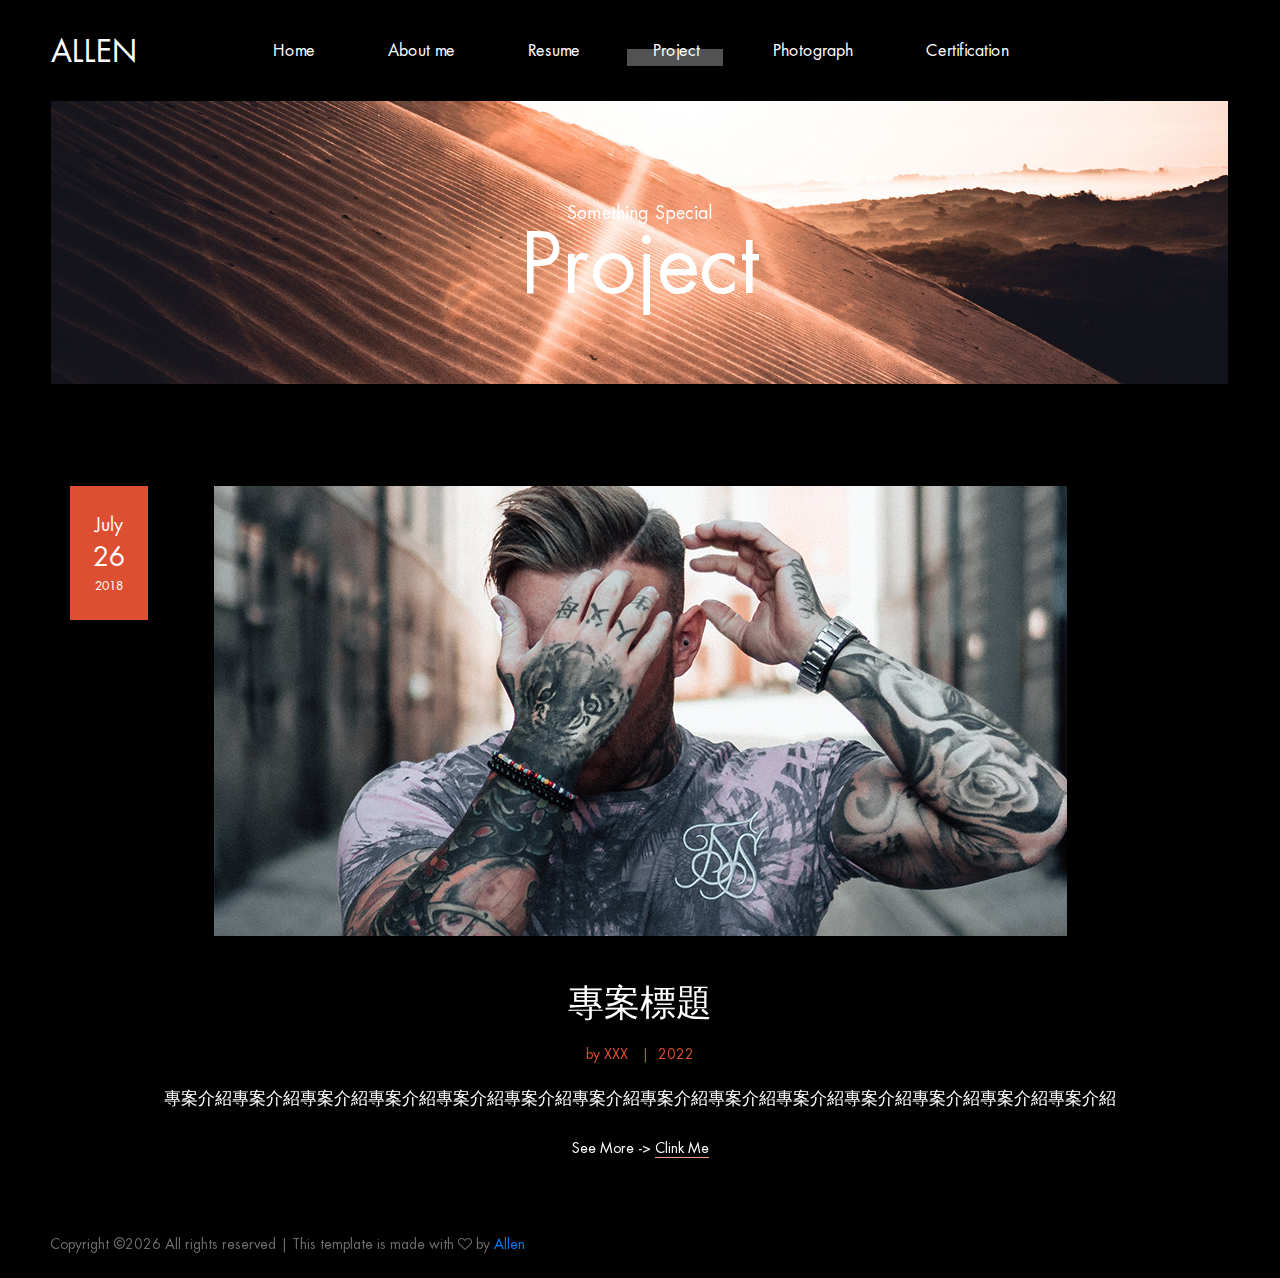
<file: project.html>
<!DOCTYPE html>
<html lang="en">
<head>
<!-- =======================================================
        請記得，如有任何不清楚的地方，直接發群組，謝謝！
        你的努力是團隊往前的每一步，請大家加油！

        注意！！有要修改的地方，都會在每塊最上面用註解寫清楚！
        ======================================================= -->

<!-- ~~~~~~~~~~~~~~~~~~~~~~~~~~~~~~~~~~~~~~~~~~  新的一塊開始囉  ~~~~~~~~~~~~~~~~~~~~~~~~~~~~~~~~~~~~~~~~~ -->
<!-- 這一塊要修改 XXX's - Personal Portfolio -->
<title>XXX's - Personal Portfolio</title>
<meta charset="utf-8">
<meta http-equiv="X-UA-Compatible" content="IE=edge">
<meta name="description" content="Mixtape template project">
<meta name="viewport" content="width=device-width, initial-scale=1">
<link rel="stylesheet" type="text/css" href="styles/bootstrap-4.1.2/bootstrap.min.css">
<link href="plugins/font-awesome-4.7.0/css/font-awesome.min.css" rel="stylesheet" type="text/css">
<link rel="stylesheet" type="text/css" href="plugins/OwlCarousel2-2.2.1/owl.carousel.css">
<link rel="stylesheet" type="text/css" href="plugins/OwlCarousel2-2.2.1/owl.theme.default.css">
<link rel="stylesheet" type="text/css" href="plugins/OwlCarousel2-2.2.1/animate.css">
<link rel="stylesheet" type="text/css" href="styles/blog.css">
<link rel="stylesheet" type="text/css" href="styles/blog_responsive.css">
</head>
<body>

<div class="super_container">
	
	<!-- ~~~~~~~~~~~~~~~~~~~~~~~~~~~~~~~~~~~~~~~~~~  新的一塊開始囉  ~~~~~~~~~~~~~~~~~~~~~~~~~~~~~~~~~~~~~~~~~ -->
	<!-- 這一塊Name -->
	<!-- Header -->
	<header class="header">
		<div class="header_content d-flex flex-row align-items-center justify-content-center">
			<div class="logo"><a href="#">ALLEN</a></div>
			<nav class="main_nav">
				<ul class="d-flex flex-row align-items-start justify-content-start">
					<li><a href="index.html">Home</a></li>
					<li><a href="about.html">About me</a></li>
					<li><a href="resume.html">Resume</a></li>
					<li class="active"><a href="project.html">Project</a></li>
					<li><a href="photo.html">Photograph</a></li>
					<li><a href="certification.html">Certification</a></li>
				</ul>
			</nav>
			<div class="hamburger ml-auto">
				<div class="d-flex flex-column align-items-end justify-content-between">
					<div></div>
					<div></div>
					<div></div>
				</div>
			</div>
		</div>
	</header>

	<!-- Menu -->

	<div class="menu">
		<div>
			<div class="menu_overlay"></div>
			<div class="menu_container d-flex flex-column align-items-start justify-content-center">
				<nav class="menu_nav">
					<ul class="d-flex flex-column align-items-start justify-content-start">
						<li><a href="index.html">Home</a></li>
						<li><a href="about.html">About me</a></li>
						<li><a href="resume.html">Resume</a></li>
						<li><a href="project.html">Project</a></li>
						<li><a href="photo.html">Photograph</a></li>
						<li><a href="certification.html">Certification</a></li>
					</ul>
				</nav>
			</div>
		</div>
	</div>
	<!-- End -->


	<!-- Home -->

	<div class="home">
		<div class="home_inner">
			<!-- Image artist: https://unsplash.com/@yoannboyer -->
			<div class="parallax_background parallax-window" data-parallax="scroll" data-image-src="images/blog.jpg" data-speed="0.8"></div>
			<div class="home_container">
				<div class="home_content text-center">
					<div class="home_subtitle">Something Special</div>
					<div class="home_title">Project</div>
				</div>
			</div>
		</div>
	</div>


	<!-- ~~~~~~~~~~~~~~~~~~~~~~~~~~~~~~~~~~~~~~~~~~  新的一塊開始囉  ~~~~~~~~~~~~~~~~~~~~~~~~~~~~~~~~~~~~~~~~~ -->
  	<!-- 這裡請修改內容，複製貼上即可
         注意！照片如版面不齊，請聯絡Allen & oliver
         如沒有雲端超連結，就打個井字號 # 就好 -->
	<!-- Blog -->
	<div class="blog">
		<div class="container">
			<div class="row">
				
				<!-- Blog Posts -->
				<div class="col-lg-12">
					<div class="blog_posts">
						
						<!-- Blog Post -->
						<div class="text-center blog_post">
							<div class="blog_post_date d-flex flex-column align-items-center justify-content-center">
								<div>July</div>
								<div>26</div>
								<div>2018</div>
							</div>
							<div class="blog_post_image"><img src="images/blog_1.jpg" alt="https://unsplash.com/@stevenerixon"></div>
							<div class="blog_post_title"><h2><a href="#">專案標題</a></h2></div>
							<div class="blog_post_info">
								<ul class="d-flex flex-row align-items-start justify-content-start">
									<li>by <a> XXX </a></li>
									<li><a>2022</a></li>
								</ul>
							</div>
							<div class="blog_post_text">
								<p style="font-size: 17px;">專案介紹專案介紹專案介紹專案介紹專案介紹專案介紹專案介紹專案介紹專案介紹專案介紹專案介紹專案介紹專案介紹專案介紹</p>
								<p>See More -> <a href="#">Clink Me</a></p>
							</div>
						</div>

					</div>
				</div>
				
			</div>
		</div>
	</div>
	<!-- End -->

	<!-- ~~~~~~~~~~~~~~~~~~~~~~~~~~~~~~~~~~~~~~~~~~  新的一塊開始囉  ~~~~~~~~~~~~~~~~~~~~~~~~~~~~~~~~~~~~~~~~~ -->
	<!-- 請幫我改姓名即可，任何超連結都不能動 -->
	<footer class="footer">
		<br>
		<div class="copyright_bar">
			<span><!-- Link back to Colorlib can't be removed. Template is licensed under CC BY 3.0. -->
				Copyright &copy;<script>document.write(new Date().getFullYear());</script> All rights reserved | This template is made with <i class="fa fa-heart-o" aria-hidden="true"></i> by <a href="https://colorlib.com" target="_blank">
				
				Allen</a>
<!-- Link back to Colorlib can't be removed. Template is licensed under CC BY 3.0. -->
</span>
		</div>
		
	</footer>
</div>

<script src="js/jquery-3.2.1.min.js"></script>
<script src="styles/bootstrap-4.1.2/popper.js"></script>
<script src="styles/bootstrap-4.1.2/bootstrap.min.js"></script>
<script src="plugins/greensock/TweenMax.min.js"></script>
<script src="plugins/greensock/TimelineMax.min.js"></script>
<script src="plugins/scrollmagic/ScrollMagic.min.js"></script>
<script src="plugins/greensock/animation.gsap.min.js"></script>
<script src="plugins/greensock/ScrollToPlugin.min.js"></script>
<script src="plugins/OwlCarousel2-2.2.1/owl.carousel.js"></script>
<script src="plugins/easing/easing.js"></script>
<script src="plugins/progressbar/progressbar.min.js"></script>
<script src="plugins/parallax-js-master/parallax.min.js"></script>
<script src="plugins/jPlayer/jquery.jplayer.min.js"></script>
<script src="plugins/jPlayer/jplayer.playlist.min.js"></script>
<script src="js/blog.js"></script>
</body>
</html>
</file>
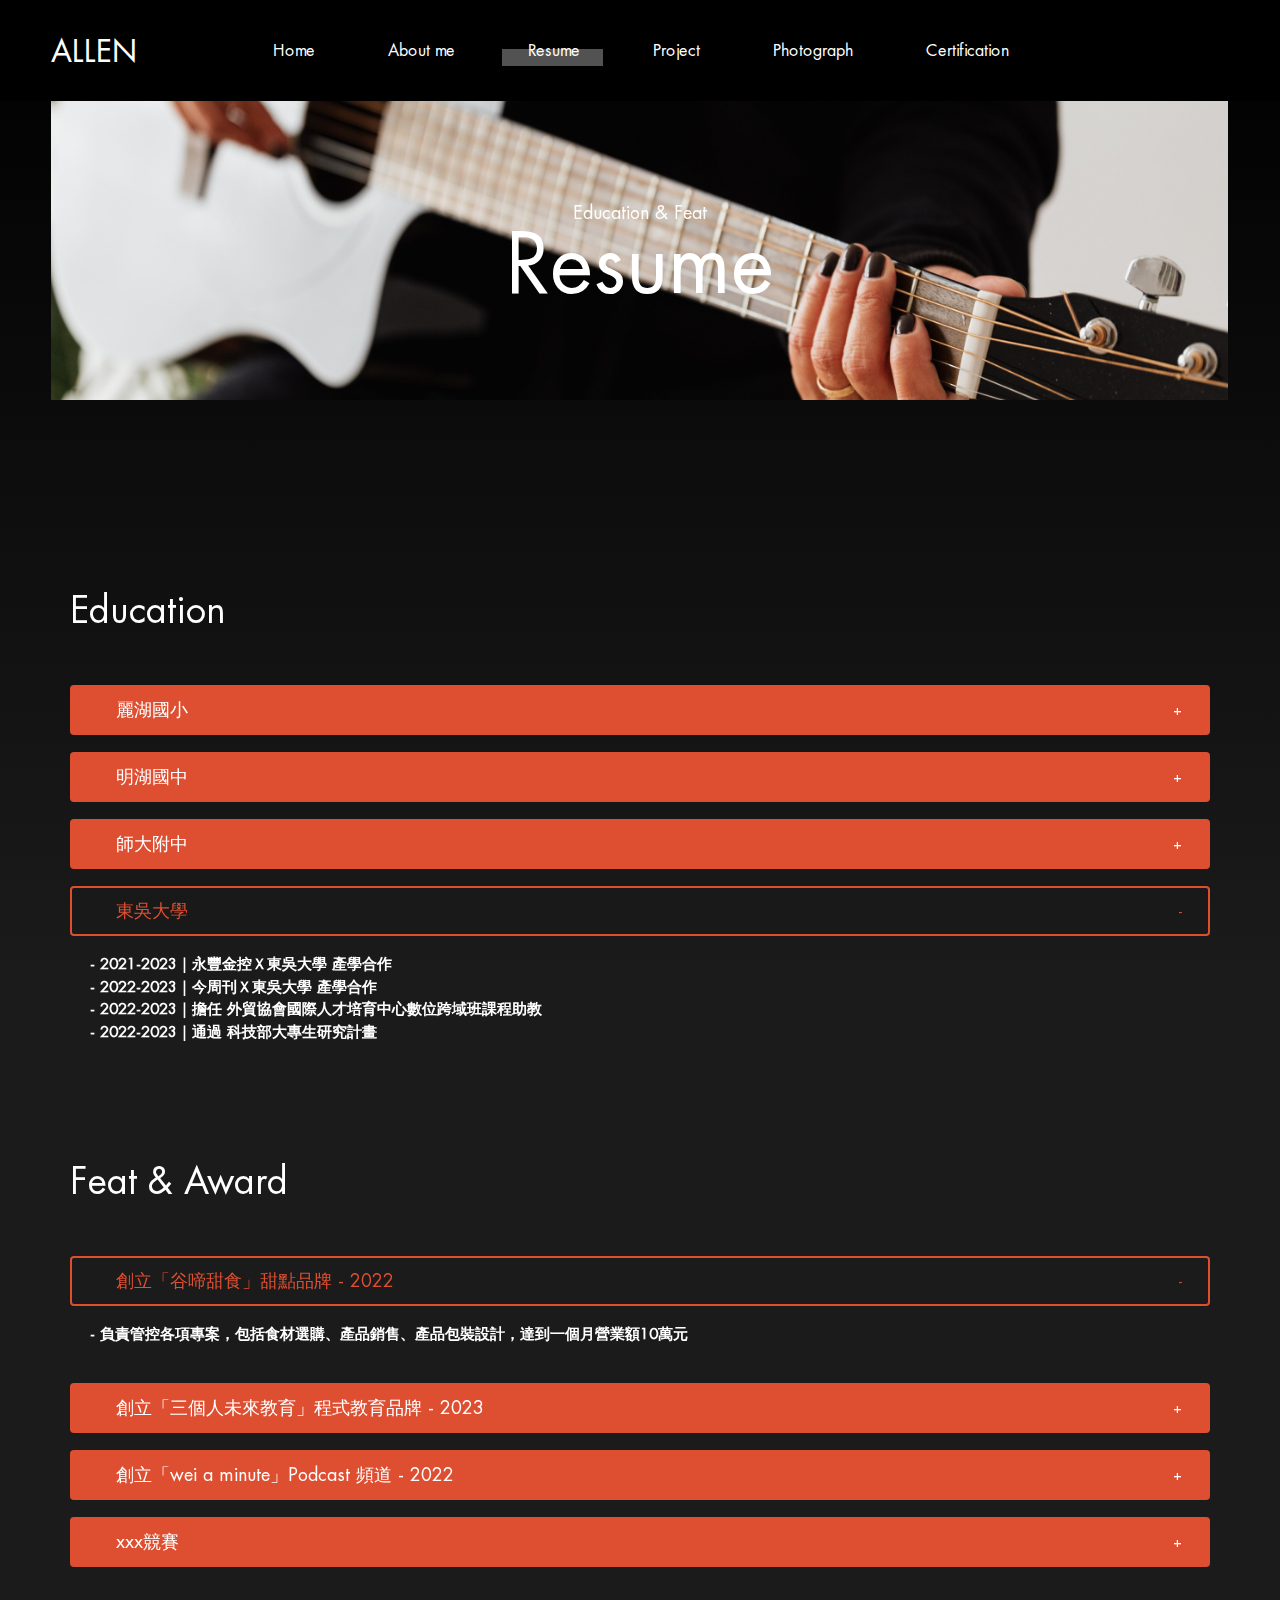
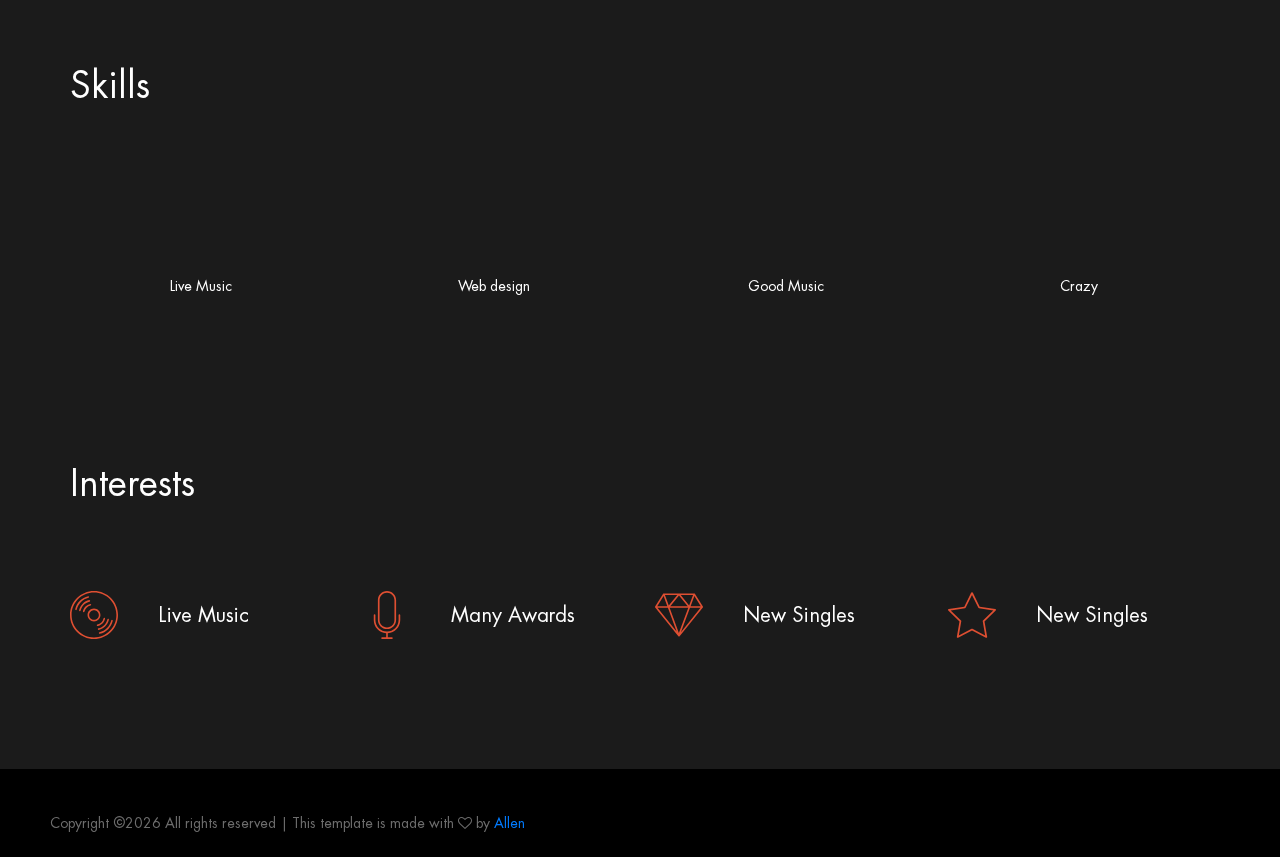
<file: resume.html>
<!DOCTYPE html>
<html lang="en">
<head>
<!-- =======================================================
        請記得，如有任何不清楚的地方，直接發群組，謝謝！
        你的努力是團隊往前的每一步，請大家加油！

        注意！！有要修改的地方，都會在每塊最上面用註解寫清楚！
        ======================================================= -->

<!-- ~~~~~~~~~~~~~~~~~~~~~~~~~~~~~~~~~~~~~~~~~~  新的一塊開始囉  ~~~~~~~~~~~~~~~~~~~~~~~~~~~~~~~~~~~~~~~~~ -->
<!-- 這一塊要修改 XXX's - Personal Portfolio -->
<title>XXX's - Personal Portfolio</title>
<meta charset="utf-8">
<meta http-equiv="X-UA-Compatible" content="IE=edge">
<meta name="description" content="Mixtape template project">
<meta name="viewport" content="width=device-width, initial-scale=1">
<link rel="stylesheet" type="text/css" href="styles/bootstrap-4.1.2/bootstrap.min.css">
<link href="plugins/font-awesome-4.7.0/css/font-awesome.min.css" rel="stylesheet" type="text/css">
<link rel="stylesheet" type="text/css" href="styles/elements.css">
<link rel="stylesheet" type="text/css" href="styles/elements_responsive.css">
</head>
<body>

<div class="super_container">
	
	<!-- ~~~~~~~~~~~~~~~~~~~~~~~~~~~~~~~~~~~~~~~~~~  新的一塊開始囉  ~~~~~~~~~~~~~~~~~~~~~~~~~~~~~~~~~~~~~~~~~ -->
	<!-- 這一塊Name -->
	<!-- Header -->
	<header class="header">
		<div class="header_content d-flex flex-row align-items-center justify-content-center">
			<div class="logo"><a href="#">ALLEN</a></div>
			<nav class="main_nav">
				<ul class="d-flex flex-row align-items-start justify-content-start">
					<li><a href="index.html">Home</a></li>
					<li><a href="about.html">About me</a></li>
					<li class="active"><a href="resume.html">Resume</a></li>
					<li><a href="project.html">Project</a></li>
					<li><a href="photo.html">Photograph</a></li>
					<li><a href="certification.html">Certification</a></li>
				</ul>
			</nav>
			<div class="hamburger ml-auto">
				<div class="d-flex flex-column align-items-end justify-content-between">
					<div></div>
					<div></div>
					<div></div>
				</div>
			</div>
		</div>
	</header>

	<!-- Menu -->

	<div class="menu">
		<div>
			<div class="menu_overlay"></div>
			<div class="menu_container d-flex flex-column align-items-start justify-content-center">
				<nav class="menu_nav">
					<ul class="d-flex flex-column align-items-start justify-content-start">
						<li><a href="index.html">Home</a></li>
						<li><a href="about.html">About me</a></li>
						<li><a href="resume.html">Resume</a></li>
						<li><a href="project.html">Project</a></li>
						<li><a href="photo.html">Photograph</a></li>
						<li><a href="certification.html">Certification</a></li>
					</ul>
				</nav>
			</div>
		</div>
	</div>
	<!-- End -->

	<!-- Home -->

	<div class="home">
		<div class="home_inner">
			<!-- Image artist: https://unsplash.com/@tanelah -->
			<div class="parallax_background parallax-window" data-parallax="scroll" data-image-src="images/guitar.jpg" data-speed="0.8"></div>
			<div class="home_container">
				<div class="home_content text-center">
					<div class="home_subtitle">Education & Feat</div>
					<div class="home_title">Resume</div>
				</div>
			</div>
		</div>
	</div>


	<!-- Elements -->
	<div class="elements">
		<div class="container">
			<div class="row">
				<div class="col">
					
					<!-- ~~~~~~~~~~~~~~~~~~~~~~~~~~~~~~~~~~~~~~~~~~  新的一塊開始囉  ~~~~~~~~~~~~~~~~~~~~~~~~~~~~~~~~~~~~~~~~~ -->
					<!-- 這裡請修改內容，複製貼上即可
						 如果內容較多，就直接開一個 <li> 可以參考東吳大學範例

						 注意！！如果客戶沒有寫詳細內容，只有標題的話，就寫標題即可（有時間就寫），剩下的div註解掉(參考明湖國中)  -->
					<!-- Accordions & Tabs -->
					<div class="acc_tabs">
						<div class="elements_title">Education</div>
						<div class="row acc_tabs_row">
							
							<!-- Accordions -->
							<div class="col-lg-12">
								<div class="accordions">

									<!-- Accordion -->
									<div class="accordion_container">
										<div class="accordion d-flex flex-row align-items-center">
											<div>麗湖國小</div>
										</div>
										<div class="accordion_panel">
											<div>
												<ul>
													<li>- 泳隊</li>
													<li>- 童軍團</li>
												</ul>
											</div>
										</div>
									</div>
									
									<!-- Accordion -->
									<div class="accordion_container">
										<div class="accordion d-flex flex-row align-items-center">
											<div>明湖國中</div>
										</div>
										<!-- <div class="accordion_panel">
											<div>
												<ul>
													<li>- 泳隊</li>
												</ul>
											</div>
										</div> -->
									</div>

									<!-- Accordion -->
									<div class="accordion_container">
										<div class="accordion d-flex flex-row align-items-center">
											<div>師大附中</div>
										</div>
										<div class="accordion_panel">
											<div>
												<ul>
													<li>- 學生會</li>
													<li>- 吉他社</li>
												</ul>
											</div>
										</div>
									</div>

									<!-- Accordion -->
									<div class="accordion_container">
										<div class="accordion d-flex flex-row align-items-center active">
											<div>東吳大學</div>
										</div>
										<div class="accordion_panel">
											<div>
												<ul>
													<li>- 2021-2023｜永豐金控Ｘ東吳大學 產學合作 </li>
													<li>- 2022-2023｜今周刊Ｘ東吳大學 產學合作 </li>
													<li>- 2022-2023｜擔任 外貿協會國際人才培育中心數位跨域班課程助教 </li>
													<li>- 2022-2023｜通過 科技部大專生研究計畫 </li>
												</ul>
											</div>
										</div>
									</div>

								</div>
							</div>

						</div>
					</div>
					<!-- End -->


					<!-- ~~~~~~~~~~~~~~~~~~~~~~~~~~~~~~~~~~~~~~~~~~  新的一塊開始囉  ~~~~~~~~~~~~~~~~~~~~~~~~~~~~~~~~~~~~~~~~~ -->
					<!-- 這裡請修改內容，複製貼上即可
						 注意！！如果客戶沒有寫詳細內容，只有標題的話，就寫標題即可（有時間就寫），剩下的div註解掉（參考wei a minute）-->
					<!-- Accordions & Tabs -->
					<div class="acc_tabs">
						<div class="elements_title">Feat & Award</div>
						<div class="row acc_tabs_row">
							
							<!-- Accordions -->
							<div class="col-lg-12">
								<div class="accordions">

									<!-- Accordion -->
									<div class="accordion_container">
										<div class="accordion d-flex flex-row align-items-center active">
											<div>創立「谷啼甜食」甜點品牌 - 2022</div>
										</div>
										<div class="accordion_panel">
											<div>
												<ul>
													<li>- 負責管控各項專案，包括食材選購、產品銷售、產品包裝設計，達到一個月營業額10萬元</li>
												</ul>
											</div>
										</div>
									</div>
									
									<!-- Accordion -->
									<div class="accordion_container">
										<div class="accordion d-flex flex-row align-items-center">
											<div>創立「三個人未來教育」程式教育品牌 - 2023</div>
										</div>
										<div class="accordion_panel">
											<div>
												<ul>
													<li>- 負責管控各項專案，包括師資培訓、合作單位洽談、品牌行銷、課程銷售＆招生達到40位學生參與長期課程，一年內累積營業額80萬元</li>
												</ul>
											</div>
										</div>
									</div>

									<!-- Accordion -->
									<div class="accordion_container">
										<div class="accordion d-flex flex-row align-items-center">
											<div>創立「wei a minute」Podcast 頻道 - 2022</div>
										</div>
										<!-- <div class="accordion_panel">
											<div>
												<ul>
													<li>- 學生會</li>
													<li>- 吉他社</li>
												</ul>
											</div>
										</div> -->
									</div>

									<!-- Accordion -->
									<div class="accordion_container">
										<div class="accordion d-flex flex-row align-items-center">
											<div>xxx競賽</div>
										</div>
										<div class="accordion_panel">
											<div>
												<ul>
													<li>- 2021-2023｜永豐金控Ｘ東吳大學 產學合作 </li>
												</ul>
											</div>
										</div>
									</div>

								</div>
							</div>

						</div>
					</div>
					<!-- End -->


					<!-- ~~~~~~~~~~~~~~~~~~~~~~~~~~~~~~~~~~~~~~~~~~  新的一塊開始囉  ~~~~~~~~~~~~~~~~~~~~~~~~~~~~~~~~~~~~~~~~~ -->
        			<!-- 這一塊修改Skills 最多四個 -->
					<!-- Loaders -->
					<div class="loaders">
						<div class="elements_title">Skills</div>
						<div class="row loaders_row">

							<!-- Loader -->
							<div class="col-xl-3 col-md-6 loader_col">
								<!-- Loader -->
								<div class="loader_container text-center">
									<div class="loader text-center" data-perc="0.90"></div>
									<div class="loader_content">
										<div class="loader_title">Live Music</div>
									</div>
								</div>
							</div>

							<!-- Loader -->
							<div class="col-xl-3 col-md-6 loader_col">
								<!-- Loader -->
								<div class="loader_container text-center">
									<div class="loader text-center" data-perc="0.90"></div>
									<div class="loader_content">
										<div class="loader_title">Web design</div>
									</div>
								</div>
							</div>

							<!-- Loader -->
							<div class="col-xl-3 col-md-6 loader_col">
								<!-- Loader -->
								<div class="loader_container text-center">
									<div class="loader text-center" data-perc="1.00"></div>
									<div class="loader_content">
										<div class="loader_title">Good Music</div>
									</div>
								</div>
							</div>

							<!-- Loader -->
							<div class="col-xl-3 col-md-6 loader_col">
								<!-- Loader -->
								<div class="loader_container text-center">
									<div class="loader text-center" data-perc="0.75"></div>
									<div class="loader_content">
										<div class="loader_title">Crazy</div>
									</div>
								</div>
							</div>

						</div>
					</div>
					<!-- End -->


					<!-- ~~~~~~~~~~~~~~~~~~~~~~~~~~~~~~~~~~~~~~~~~~  新的一塊開始囉  ~~~~~~~~~~~~~~~~~~~~~~~~~~~~~~~~~~~~~~~~~ -->
	        		<!-- 這一塊修改興趣 最多四個 -->
					<!-- Milestones -->
					<div class="milestones">
						<div class="icon_boxes">
							<div class="elements_title">Interests</div>
							<div class="row icon_boxes_row">
								
								<!-- Icon Box -->
								<div class="col-lg-3">
									<div class="icon_box">
										<div class="ib_title_container d-flex flex-row align-items-center justify-content-start">
											<div class="ib_icon"><img src="images/icon_1.svg" alt="https://www.flaticon.com/authors/smashicons"></div>
											<div class="ib_title">Live Music</div>
										</div>
									</div>
								</div>
	
								<!-- Icon Box -->
								<div class="col-lg-3">
									<div class="icon_box">
										<div class="ib_title_container d-flex flex-row align-items-center justify-content-start">
											<div class="ib_icon"><img src="images/icon_2.svg" alt="https://www.flaticon.com/authors/smashicons"></div>
											<div class="ib_title">Many Awards</div>
										</div>
									</div>
								</div>
	
								<!-- Icon Box -->
								<div class="col-lg-3">
									<div class="icon_box">
										<div class="ib_title_container d-flex flex-row align-items-center justify-content-start">
											<div class="ib_icon"><img src="images/icon_3.svg" alt="https://www.flaticon.com/authors/smashicons"></div>
											<div class="ib_title">New Singles</div>
										</div>
									</div>
								</div>

								<!-- Icon Box -->
								<div class="col-lg-3">
									<div class="icon_box">
										<div class="ib_title_container d-flex flex-row align-items-center justify-content-start">
											<div class="ib_icon"><img src="images/icon_4.svg" alt="https://www.flaticon.com/authors/smashicons"></div>
											<div class="ib_title">New Singles</div>
										</div>
									</div>
								</div>
	
							</div>
						</div>
						
					</div>

				</div>
			</div>
		</div>
	</div>
	<!-- End -->

	<!-- ~~~~~~~~~~~~~~~~~~~~~~~~~~~~~~~~~~~~~~~~~~  新的一塊開始囉  ~~~~~~~~~~~~~~~~~~~~~~~~~~~~~~~~~~~~~~~~~ -->
	<!-- 請幫我改姓名即可，任何超連結都不能動 -->
	<footer class="footer">
		<br>
		<div class="copyright_bar">
			<span><!-- Link back to Colorlib can't be removed. Template is licensed under CC BY 3.0. -->
				Copyright &copy;<script>document.write(new Date().getFullYear());</script> All rights reserved | This template is made with <i class="fa fa-heart-o" aria-hidden="true"></i> by <a href="https://colorlib.com" target="_blank">
				
				Allen</a>
<!-- Link back to Colorlib can't be removed. Template is licensed under CC BY 3.0. -->
</span>
		</div>
	</footer>
</div>

<script src="js/jquery-3.2.1.min.js"></script>
<script src="styles/bootstrap-4.1.2/popper.js"></script>
<script src="styles/bootstrap-4.1.2/bootstrap.min.js"></script>
<script src="plugins/greensock/TweenMax.min.js"></script>
<script src="plugins/greensock/TimelineMax.min.js"></script>
<script src="plugins/scrollmagic/ScrollMagic.min.js"></script>
<script src="plugins/greensock/animation.gsap.min.js"></script>
<script src="plugins/greensock/ScrollToPlugin.min.js"></script>
<script src="plugins/OwlCarousel2-2.2.1/owl.carousel.js"></script>
<script src="plugins/easing/easing.js"></script>
<script src="plugins/progressbar/progressbar.min.js"></script>
<script src="plugins/parallax-js-master/parallax.min.js"></script>
<script src="js/elements.js"></script>
</body>
</html>
</file>
<file: styles/main_styles.css>
@charset "utf-8";
/* CSS Document */

/******************************

[Table of Contents]

1. Fonts
2. Body and some general stuff
3. Header
4. Menu
5. Home
6. Featured Album
7. Shows
8. Artist
9. Extra
10. Footer


******************************/

/***********
1. Fonts
***********/

@font-face
{
	font-family: 'Futura';
	src: url('../fonts/FuturaLT-Book.ttf')  format('truetype');
}

/*********************************
2. Body and some general stuff
*********************************/

*
{
	margin: 0;
	padding: 0;
	-webkit-font-smoothing: antialiased;
	-webkit-text-shadow: rgba(0,0,0,.01) 0 0 1px;
	text-shadow: rgba(0,0,0,.01) 0 0 1px;
}
body
{
	font-family: 'Futura', sans-serif;
	font-size: 14px;
	font-weight: 400;
	background: #000000;
	color: #FFFFFF;
}
div
{
	display: block;
	position: relative;
	-webkit-box-sizing: border-box;
    -moz-box-sizing: border-box;
    box-sizing: border-box;
}
ul
{
	list-style: none;
	margin-bottom: 0px;
}
p
{
	font-family: 'Futura', sans-serif;
	font-size: 14px;
	line-height: 2.18;
	font-weight: 400;
	color: #FFFFFF;
	-webkit-font-smoothing: antialiased;
	-webkit-text-shadow: rgba(0,0,0,.01) 0 0 1px;
	text-shadow: rgba(0,0,0,.01) 0 0 1px;
}
p a
{
	display: inline;
	position: relative;
	color: inherit;
	border-bottom: solid 1px #ffa07f;
	-webkit-transition: all 200ms ease;
	-moz-transition: all 200ms ease;
	-ms-transition: all 200ms ease;
	-o-transition: all 200ms ease;
	transition: all 200ms ease;
}
p:last-of-type
{
	margin-bottom: 0;
}
a
{
	-webkit-transition: all 200ms ease;
	-moz-transition: all 200ms ease;
	-ms-transition: all 200ms ease;
	-o-transition: all 200ms ease;
	transition: all 200ms ease;
}
a, a:hover, a:visited, a:active, a:link
{
	text-decoration: none;
	-webkit-font-smoothing: antialiased;
	-webkit-text-shadow: rgba(0,0,0,.01) 0 0 1px;
	text-shadow: rgba(0,0,0,.01) 0 0 1px;
}
p a:active
{
	position: relative;
	color: #FF6347;
}
p a:hover
{
	color: #FFFFFF;
	background: #ffa07f;
}
p a:hover::after
{
	opacity: 0.2;
}
::selection
{
	background: rgba(255,255,255,0.07);
}
p::selection
{
	
}
h1{font-size: 48px;}
h2{font-size: 36px;}
h3{font-size: 24px;}
h4{font-size: 18px;}
h5{font-size: 14px;}
h1, h2, h3, h4, h5, h6
{
	font-family: 'Futura', sans-serif;
	-webkit-font-smoothing: antialiased;
	-webkit-text-shadow: rgba(0,0,0,.01) 0 0 1px;
	text-shadow: rgba(0,0,0,.01) 0 0 1px;
	line-height: 1.2;
}
h1::selection, 
h2::selection, 
h3::selection, 
h4::selection, 
h5::selection, 
h6::selection
{
	
}
button:active
{
	outline: none;
}
.form-control
{
	color: #db5246;
}
section
{
	display: block;
	position: relative;
	box-sizing: border-box;
}
.clear
{
	clear: both;
}
.clearfix::before, .clearfix::after
{
	content: "";
	display: table;
}
.clearfix::after
{
	clear: both;
}
.clearfix
{
	zoom: 1;
}
.float_left
{
	float: left;
}
.float_right
{
	float: right;
}
.trans_200
{
	-webkit-transition: all 200ms ease;
	-moz-transition: all 200ms ease;
	-ms-transition: all 200ms ease;
	-o-transition: all 200ms ease;
	transition: all 200ms ease;
}
.trans_300
{
	-webkit-transition: all 300ms ease;
	-moz-transition: all 300ms ease;
	-ms-transition: all 300ms ease;
	-o-transition: all 300ms ease;
	transition: all 300ms ease;
}
.trans_400
{
	-webkit-transition: all 400ms ease;
	-moz-transition: all 400ms ease;
	-ms-transition: all 400ms ease;
	-o-transition: all 400ms ease;
	transition: all 400ms ease;
}
.trans_500
{
	-webkit-transition: all 500ms ease;
	-moz-transition: all 500ms ease;
	-ms-transition: all 500ms ease;
	-o-transition: all 500ms ease;
	transition: all 500ms ease;
}
.fill_height
{
	height: 100%;
}
.super_container
{
	width: 100%;
	overflow: hidden;
}
.prlx_parent
{
	overflow: hidden;
}
.prlx
{
	height: 130% !important;
}
.parallax-window
{
    min-height: 400px;
    background: transparent;
}
.parallax_background
{
	position: absolute;
	top: 0;
	left: 0;
	width: 100%;
	height: 100%;
}
.background_image
{
	position: absolute;
	top: 0;
	left: 0;
	width: 100%;
	height: 100%;
	background-repeat: no-repeat;
	background-size: cover;
	background-position: center center;
}
.nopadding
{
	padding: 0px !important;
}
.section_subtitle
{
	font-size: 18px;
	line-height: 0.75;
}
.section_title
{
	margin-top: 7px;
	margin-left: -2px;
}

/*********************************
3. Header
*********************************/

.header
{
	position: fixed;
	left: 0;
	top: 0;
	width: 100%;
	background: #000000;
	z-index: 100;
	-webkit-transition: all 400ms ease;
	-moz-transition: all 400ms ease;
	-ms-transition: all 400ms ease;
	-o-transition: all 400ms ease;
	transition: all 400ms ease;
}
.header.scrolled
{
	background: rgba(0,0,0,0.85);
}
.header_content
{
	width: 100%;
	height: 101px;
	padding-left: 51px;
	padding-right: 52px;
	-webkit-transition: all 400ms ease;
	-moz-transition: all 400ms ease;
	-ms-transition: all 400ms ease;
	-o-transition: all 400ms ease;
	transition: all 400ms ease;
}
.header.scrolled .header_content
{
	height: 70px;
}
.logo
{
	position: absolute;
	top: 50%;
	-webkit-transform: translateY(-50%);
	-moz-transform: translateY(-50%);
	-ms-transform: translateY(-50%);
	-o-transform: translateY(-50%);
	transform: translateY(-50%);
	left: 51px;
}
.logo a
{
	font-family: 'Futura', sans-serif;
	font-size: 30px;
	color: #FFFFFF;
}
.log_reg
{
	position: absolute;
	top: 50%;
	-webkit-transform: translateY(-50%);
	-moz-transform: translateY(-50%);
	-ms-transform: translateY(-50%);
	-o-transform: translateY(-50%);
	transform: translateY(-50%);
	right: 52px;
}
.log_reg ul li
{
	position: relative;
}
.log_reg ul li:not(:last-child)::after
{
	display: inline-block;
	content: '/';
	font-size: 14px;
	color: #FFFFFF;
	margin-left: 6px;
	margin-right: 6px;
}
.log_reg ul li a
{
	font-size: 14px;
	color: #FFFFFF;
}
.log_reg ul li a:hover
{
	color: #de4f33;
}
.main_nav ul li:not(:last-child)
{
	margin-right: 24px;
}
.main_nav ul li
{
	position: relative;
}
.main_nav ul li a
{
	position: relative;
	font-size: 16px;
	color: #FFFFFF;
	padding-left: 26px;
	padding-right: 23px;
	z-index: 1;
}
.main_nav ul li a::after
{
	display: block;
	position: absolute;
	left: 0;
	bottom: -20px;
	width: 100%;
	height: 17px;
	background: #525252;
	content: '';
	z-index: -1;
	visibility: hidden;
	opacity: 0;
	-webkit-transition: all 400ms ease;
	-moz-transition: all 400ms ease;
	-ms-transition: all 400ms ease;
	-o-transition: all 400ms ease;
	transition: all 400ms ease;
}
.main_nav ul li.active a::after,
.main_nav ul li a:hover::after
{
	bottom: -5px;
	visibility: visible;
	opacity: 1;
}
.hamburger
{
	display: none;
	width: 50px;
	height: 24px;
	cursor: pointer;
	padding: 5px;
	right: -5px;
}
.hamburger > div
{
	width: 100%;
	height: 100%;
}
.hamburger > div > div
{
	height: 2px;
	background: #FFFFFF;
	-webkit-transition: all 400ms ease;
	-moz-transition: all 400ms ease;
	-ms-transition: all 400ms ease;
	-o-transition: all 400ms ease;
	transition: all 400ms ease;
}
.hamburger > div > div:first-child
{
	width: 90%;
}
.hamburger > div > div:nth-child(2)
{
	width: 50%;
}
.hamburger > div > div:nth-child(3)
{
	width: 70%;
}
.hamburger:hover > div > div
{
	width: 100%;
}

/*********************************
4. Menu
*********************************/

.menu
{
	position: fixed;
	top: 0;
	left: 0;
	width: 100vw;
	height: 100vh;
	z-index: 101;
	visibility: hidden;
	opacity: 0;
	-webkit-transition: all 800ms ease;
	-moz-transition: all 800ms ease;
	-ms-transition: all 800ms ease;
	-o-transition: all 800ms ease;
	transition: all 800ms ease;
}
.menu_overlay
{
	position: absolute;
	top: 0;
	left: 0;
	width: 100%;
	height: 100%;
	background: rgba(0,0,0,0.45);
}
.menu.active
{
	visibility: visible;
	opacity: 1;
}
.menu > div
{
	width: 100%;
	height: 100%;
}
.menu_container
{
	position: absolute;
	top: 50%;
	-webkit-transform: translateY(-50%);
	-moz-transform: translateY(-50%);
	-ms-transform: translateY(-50%);
	-o-transform: translateY(-50%);
	transform: translateY(-50%);
	right: -300px;
	width: 300px;
	-webkit-transition: all 1000ms 600ms ease;
	-moz-transition: all 1000ms 600ms ease;
	-ms-transition: all 1000ms 600ms ease;
	-o-transition: all 1000ms 600ms ease;
	transition: all 1000ms 600ms ease;
}
.menu.active .menu_container
{
	right: 0;
}
.menu_log_reg
{
	display: none;
	width: 100%;
	background: #000000;
	padding-left: 40px;
	padding-right: 40px;
	padding-top: 8px;
	padding-bottom: 8px;
	margin-bottom: 5px;
	border-bottom: solid 2px #de4f32;
}
.menu_log_reg a
{
	font-size: 14px;
	color: #FFFFFF;
}
.menu_log_reg a:hover
{
	color: #de4f32;
}
.menu_log_reg ul li
{
	position: relative;
}
.menu_log_reg ul li:not(:last-child)::after
{
	display: inline-block;
	content: '/';
	font-size: 14px;
	color: #FFFFFF;
	margin-left: 6px;
	margin-right: 6px;
}
.menu_nav
{
	width: 100%;
	background: #000000;
	padding-left: 40px;
	padding-right: 40px;
	padding-top: 50px;
	padding-bottom: 50px;
	border-bottom: solid 5px #de4f32;
}
.menu_nav ul li
{
	position: relative;
}
.menu_nav ul li a:hover::before
{
	left: 100%;
}
.menu_nav ul li:not(:last-of-type)
{
	margin-bottom: 5px;
}
.menu_nav ul li a
{
	display: block;
	position: relative;
	font-size: 20px;
	color: #FFFFFF;
	overflow: hidden;
}
.menu_nav ul li a::before
{
	display: block;
	position: absolute;
	top: 50%;
	left: -100%;
	width: 100%;
	height: 2px;
	background: #FFFFFF;
	content: '';
	-webkit-transition: all 400ms 200ms ease;
	-moz-transition: all 400ms 200ms ease;
	-ms-transition: all 400ms 200ms ease;
	-o-transition: all 400ms 200ms ease;
	transition: all 400ms 200ms ease;
}
.menu_nav ul li a:hover
{
	color: #de4f32;
}

/*********************************
5. Home
*********************************/

.home
{
	width: 100%;
	height: 892px;
	padding-left: 51px;
	padding-right: 52px;
}
.home_slider_container
{
	width: 100%;
	height: 100%;
}
.home_slider.owl-theme .owl-nav.disabled + .owl-dots
{
	position: absolute;
	left: 50%;
	-webkit-transform: translateX(-50%);
	-moz-transform: translateX(-50%);
	-ms-transform: translateX(-50%);
	-o-transform: translateX(-50%);
	transform: translateX(-50%);
	bottom: 24px;
	z-index: 10;
}
.home_slider.owl-theme .owl-dots .owl-dot span
{
	width: 14px;
	height: 14px;
	background: #4d4d4d;
	border-radius: 0px;
	margin-left: 3px;
	margin-right: 3px;
	-webkit-transition: all 200ms ease;
	-moz-transition: all 200ms ease;
	-ms-transition: all 200ms ease;
	-o-transition: all 200ms ease;
	transition: all 200ms ease;
}
.home_slider.owl-theme .owl-dots .owl-dot.active span,
.home_slider.owl-theme .owl-dots .owl-dot:hover span
{
	background: #000000;
}
.home_container
{
	width: 100%;
	height: 100%;
	z-index: 1;
	padding-top: 72px;
}
.home_container_inner
{
	width: 100%;
	height: 100%;
}
.home_content
{

}
.home_subtitle
{
	font-size: 18px;
	color: #FFFFFF;
}
.home_title
{
	margin-top: 24px;
}
.home_title h1
{
	font-size: 82px;
}
.home_link
{
	margin-top: 21px;
}
.home_link a
{
	position: relative;
	padding-left: 17px;
	padding-right: 12px;
	font-size: 24px;
	color: #FFFFFF;
}
.home_link a::before
{
	display: block;
	position: absolute;
	left: 0;
	bottom: -4px;
	width: 100%;
	height: 22px;
	background: #000000;
	content: '';
	z-index: -1;
	-webkit-transition: all 400ms ease;
	-moz-transition: all 400ms ease;
	-ms-transition: all 400ms ease;
	-o-transition: all 400ms ease;
	transition: all 400ms ease;
}
.home_link a:hover::before
{
	background: #de4f33;
}

/*********************************
6. Featured Album
*********************************/

.featured_album
{
	padding-top: 107px;
}
.featured_background
{
	top: auto;
	bottom: -185px;
	max-height: 489px;
}
.featured_album .section_title_container
{
	padding-left: 20px;
}
.featured_row
{
	margin-top: 71px;
}
.featured_album_image
{
	width: calc(100% + 42px);
	height: 722px;
}
.featured_album_image img
{
	max-width: 100%;
}
.image_overlay
{
	position: absolute;
	top: 0;
	right: 0;
	width: 100%;
	height: 100%;
	background: #de4f32;
	z-index: 1;
	-webkit-transition: all 1000ms ease;
	-moz-transition: all 1000ms ease;
	-ms-transition: all 1000ms ease;
	-o-transition: all 1000ms ease;
	transition: all 1200ms ease;
}
.image_overlay.active
{
	width: 0%;
}
.featured_album_col
{
	z-index: 1;
}
.featured_album_player_container
{
	width: calc(100% + 58px);
	left: -58px;
	height: 100%;
}
.featured_album_player
{
	width: 100%;
	border: solid 1px #d3d3d3;
	background: #333232;
}
.featured_album_title_bar
{
	height: 146px;
	padding-left: 55px;
	padding-right: 46px;
}
.featured_album_title_container
{
	
}
.featured_album_artist
{
	font-size: 30px;
	color: #FFFFFF;
	line-height: 1.2;
}
.featured_album_title
{
	font-size: 16px;
	color: rgba(255,255,255,0.67);
	margin-top: -2px;
}
.featured_album_link
{
	width: 181px;
	height: 42px;
	background: #de4f32;
	text-align: center;
}
.featured_album_link a
{
	display: block;
	width: 100%;
	height: 100%;
	font-size: 12px;
	color: #FFFFFF;
	text-transform: uppercase;
	line-height: 42px;
}
.jp-audio
{
	width: 100%;
}
.jp-playlist
{
	background: #333232;
}
.jp-playlist ul
{
	/*padding-left: 55px;*/
}
.jp-playlist li
{
	position: relative;
	height: 38px;
	border-bottom: none;
	padding-left: 55px;
}
.jp-playlist li::before,
#jp_container_1.jp-state-playing .jp-playlist li.jp-playlist-current::before
{
	display: block;
	position: absolute;
	top: 0;
	left: -4px;
	width: calc(100% + 8px);
	height: 100%;
	background: #5c5c5c;
	visibility: hidden;
	opacity: 0;
	content: '';
	-webkit-transition: all 200ms ease;
	-moz-transition: all 200ms ease;
	-ms-transition: all 200ms ease;
	-o-transition: all 200ms ease;
	transition: all 200ms ease;
}
.jp-playlist li:hover::before,
#jp_container_1.jp-state-playing .jp-playlist li.jp-playlist-current::before
{
	opacity: 1;
	visibility: visible;
}
.jp-playlist li > div
{
	display: -webkit-box;
	display: -moz-box;
	display: -ms-flexbox;
	display: -webkit-flex;
	display: flex;
	flex-direction: row;
	justify-content: start;
	align-items: center;
	padding-left: 35px;
	padding-right: 45px;
	-webkit-transition: all 200ms ease;
	-moz-transition: all 200ms ease;
	-ms-transition: all 200ms ease;
	-o-transition: all 200ms ease;
	transition: all 200ms ease;
}
.song_duration
{
	margin-left: auto;
}
.jp-playlist li > div::before
{
	display: block;
	position: absolute;
	left: 0;
	top: 50%;
	-webkit-transform: translateY(-50%);
	-moz-transform: translateY(-50%);
	-ms-transform: translateY(-50%);
	-o-transform: translateY(-50%);
	transform: translateY(-50%);
	font-family: 'FontAwesome';
	content: '\f04b';
	color: rgba(255,255,255,0.5);
}
.jp-playlist li:not(:last-child)
{
	margin-bottom: 14px;
}
.jp-type-playlist div.jp-playlist a,
.song_duration
{
	font-family: 'Futura', sans-serif !important;
	font-size: 16px !important;
	color: rgba(255,255,255,0.5) !important;
	line-height: 38px;
	outline: none !important;
}
.jp-type-playlist div.jp-playlist a > span
{
	display: none;
}
#jp_container_1.jp-state-playing .jp-playlist li.jp-playlist-current > div
{
	padding-left: 26px;
}
#jp_container_1.jp-state-playing .jp-playlist li.jp-playlist-current > div::before
{
	color: #FFFFFF;
}
#jp_container_1.jp-state-playing .jp-playlist li.jp-playlist-current a,
#jp_container_1.jp-state-playing .jp-playlist li.jp-playlist-current > div .song_duration
{
	color: #FFFFFF !important;
}
.jp-details
{
	display: block !important;
}
.player_details
{
	width: 100%;
	height: 92px;
	background: #FFFFFF;
	margin-top: 27px;
	padding-left: 25px;
	padding-right: 22px;
}
.jp-details > div
{
	font-size: 12px;
	color: rgba(51,50,50,0.5);
	text-transform: uppercase;
}
.jp-details > div:first-child
{
	
}
.jp-details > div:first-child
{
	display: none;
}
.jp-state-playing .jp-details > div:first-child
{
	display: block;
}
.jp-state-playing .jp-details .jp-title
{
	display: block;
}
.jp-state-playing .jp-details > div:first-child
{
	display: block !important;
}
.jp-title
{
	font-size: 16px !important;
	color: #333232 !important;
	text-transform: none !important;
}
.jp-play
{
	position: relative;
	width: 48px;
	height: 48px;
	border-radius: 50%;
	background: #de4f32;
	border: none;
	cursor: pointer;
	text-align: center;
	outline: none !important;
}
.jp-play::after
{
	display: block;
	position: absolute;
	top: 50%;
	left: 50%;
	-webkit-transform: translate(-50%, -50%);
	-moz-transform: translate(-50%, -50%);
	-ms-transform: translate(-50%, -50%);
	-o-transform: translate(-50%, -50%);
	transform: translate(-50%, -50%);
	font-family: 'FontAwesome';
	font-size: 20px;
	color: #FFFFFF;
	content: '\f04b';
}
.jp-state-playing .jp-play::after
{
	content: '\f04c';
}
.jp-play:active
{
	width: 46px;
	height: 46px;
}
.player_controls
{
	width: 100%;
	background: #ececec;
}
.player_controls .jp-interface
{
	width: 100%;
	height: 56px;
	padding-left: 23px;
	padding-right: 20px;
}
.jp-volume-controls
{
	width: 80px;
}
.jp-volume-bar
{
	width: 45px;
	height: 9px;
	background: #989898;
	cursor: pointer;
}
.jp-volume-bar-value
{
	height: 9px;
	background: #5f5f5f;
}
.jp-mute
{
	position: relative;
	width: 29px;
	height: 16px;
	background: transparent;
	border: none;
	outline: none;
	margin-right: 6px;
	cursor: pointer;
}
.jp-state-muted .jp-mute::after
{
	content: url(../images/mute_0.png);
}
.jp-mute:active
{
	outline: none;
}
.jp-mute::after
{
	display: block;
	position: absolute;
	top: 0;
	left: 0;
	width: 100%;
	height: 100%;
	content: url(../images/mute_1.png);
}
.time_controls
{
	width: calc(100% - 110px);
}
.jp-progress
{
	width: 100%;
	height: 9px;
	background: #9f9f9f;
}
.jp-current-time
{
	width: 48px;
}
.jp-current-time,
.jp-duration
{
	font-size: 14px;
	color: #333232 !important;
}
.jp-duration
{
	width: 56px;
	text-align: right;
}
.jp-progress
{
	cursor: pointer;
}
.jp-play-bar
{
	height: 9px;
	background: #5f5f5f;
}

/*********************************
7. Shows
*********************************/

.shows
{
	padding-top: 175px;
}
.shows_row
{
	margin-top: -55px;
}
.shows_list_col
{
	z-index: 1;
}
.shows_image
{
	left: -98px;
	width: calc(100% + 252px);
}
.shows_image img
{
	max-width: 100%;
}
.shows_image .image_overlay
{
	z-index: 0;
}
.shows_list_container
{
	width: calc(100% + 13px);
	top: 50%;
	-webkit-transform: translateY(-50%);
	-moz-transform: translateY(-50%);
	-ms-transform: translateY(-50%);
	-o-transform: translateY(-50%);
	transform: translateY(-50%);
}
.shows_list li
{
	width: 100%;
	height: 81px;
	background: #333232;
	padding-left: 11px;
	padding-right: 37px;
	color: #FFFFFF;
	font-size: 18px;
}
.shows_list li a
{
	color: #FFFFFF;
}
.shows_list li:not(:last-of-type)
{
	margin-bottom: 5px;
}
.show_date
{
	width: 78px;
	height: 60px;
	background: #de4f32;
	line-height: 60px;
	text-align: center;
	margin-right: 23px;
}
.show_info
{
	width: 100%;
	height: 100%;
	padding-right: 23px;
}
.show_name
{
	width: 50%;
	margin-right: 23px;
}
.show_name a:hover
{
	color: #de4f32;
}
.show_location
{
	width: calc(50% - 23px);
	margin-left: 23px;
}
.show_shop
{
	width: 120px;
	height: 35px;
	background: #000000;
}
.show_shop:hover
{
	background: #de4f32;
}
.show_shop a
{
	display: block;
	width: 100%;
	height: 100%;
	line-height: 35px;
	text-align: center;
}

/*********************************
8. Artist
*********************************/

.artist
{
	padding-bottom: 106px;
	background: #000000;
}
.artist_content
{
	padding-top: 191px;
}
.artist_image
{
	width: calc(100% + 205px);
	left: -100px;
	padding-right: 20px;
}
.artist_image img
{
	max-width: 100%;
}
.artist_text
{
	margin-top: 39px;
}
.artist_text p:not(:last-child)
{
	margin-bottom: 30px;
}
.artist_sig
{
	margin-top: 51px;
	margin-left: 26px;
}
.single_player_container
{
	width: calc(100% + 12px);
	background: #FFFFFF;
	left: -10px;
	margin-top: 62px;
}
.single_player
{
	width: 100%;
}
.jp-type-single .player_details
{
	margin-top: 0;
	padding-left: 46px;
	padding-right: 54px;
}
.jp-type-single .player_controls .jp-interface
{
	padding-left: 44px;
	padding-right: 52px;
}
.jp-type-single .jp-play
{
	-webkit-transform: translateY(7px);
	-moz-transform: translateY(7px);
	-ms-transform: translateY(7px);
	-o-transform: translateY(7px);
	transform: translateY(7px);
}

/*********************************
9. Extra
*********************************/

.extra
{
	padding-left: 50px;
	padding-right: 51px;
}
.extra_container
{
	
}
.extra_content
{
	height: 448px;
	-webkit-transform: translateY(-5px);
	-moz-transform: translateY(-5px);
	-ms-transform: translateY(-5px);
	-o-transform: translateY(-5px);
	transform: translateY(-5px);
}
.extra_title h1
{
	font-size: 60px;
}
.extra_text
{
	margin-top: 4px;
}
.extra_button
{
	width: 161px;
	height: 46px;
	background: #000000;
	margin-top: 35px;
}
.extra_button:hover
{
	background: rgba(0,0,0,0.5);
}
.extra_button a
{
	display: block;
	width: 100%;
	height: 100%;
	line-height: 46px;
	color: #FFFFFF;
	font-size: 14px;
	text-align: center;
}

/*********************************
10. Footer
*********************************/

.footer
{
	background: #000000;
	padding-left: 50px;
	padding-right: 51px;
}
.newsletter_container
{
	width: 604px;
	padding-top: 103px;
}
.newsletter_title
{

}
.newsletter_form
{
	display: block;
	position: relative;
	width: 100%;
	margin-top: 30px;
}
.newsletter_input
{
	width: 100%;
	height: 50px;
	background: #545454;
	border: none;
	outline: none;
	padding-left: 23px;
}
.newsletter_input::-webkit-input-placeholder
{
	font-size: 12px !important;
	font-style: italic;
	color: #FFFFFF !important;
}
.newsletter_input:-moz-placeholder
{
	font-size: 12px !important;
	font-style: italic;
	color: #FFFFFF !important;
}
.newsletter_input::-moz-placeholder
{
	font-size: 12px !important;
	font-style: italic;
	color: #FFFFFF !important;
} 
.newsletter_input:-ms-input-placeholder
{ 
	font-size: 12px !important;
	font-style: italic;
	color: #FFFFFF !important;
}
.newsletter_input::input-placeholder
{
	font-size: 12px !important;
	font-style: italic;
	color: #FFFFFF !important;
}
.newsletter_button
{
	position: absolute;
	top: 0;
	right: 0;
	width: 139px;
	height: 50px;
	background: #de4f32;
	border: none;
	outline: none;
	cursor: pointer;
	color: #FFFFFF;
	font-size: 14px;
}
.footer_lists
{
	width: 575px;
	padding-top: 83px;
	padding-bottom: 5px;
}
.footer_list
{
	width: calc(100% / 3);
}
.footer_list_title
{
	font-size: 24px;
}
.footer_list ul
{
	margin-top: 23px;
}
.footer_list ul li:not(:last-of-type)
{
	margin-bottom: 9px;
}
.footer_list ul li a
{
	font-size: 14px;
	color: #6d6d6d;
}
.footer_list ul li a:hover
{
	color: #FFFFFF;
}
.copyright_bar
{
	width: 100%;
	height: 67px;
	background: #000000;
}
.copyright_bar span
{
	font-size: 14px;
	color: #6d6d6d;
	line-height: 67px;
}
.social
{
	margin-top: 25px;
}
.social ul{
	border: #7c7c7c solid 1px;
	border-radius: 5px;
	width: fit-content;
}
.social ul li:not(:last-of-type)
{
	margin-right: 12px;
}
.social ul li a i
{
	font-size: 15px;
	padding: 7px;
	color: #de4f32;
}
.social ul li a i:hover
{
	color: #FFFFFF;
}
</file>
<file: styles/responsive.css>
@charset "utf-8";
/* CSS Document */

/******************************

[Table of Contents]

1. 1600px
2. 1440px
3. 1280px
4. 1199px
5. 1024px
6. 991px
7. 959px
8. 880px
9. 768px
10. 767px
11. 539px
12. 479px
13. 400px

******************************/

/************
1. 1600px
************/

@media only screen and (max-width: 1600px)
{
	
}

/************
2. 1440px
************/

@media only screen and (max-width: 1440px)
{
	
}

/************
3. 1380px
************/

@media only screen and (max-width: 1380px)
{
	.newsletter_container
	{
		width: 450px;
	}
	.footer_lists
	{
		width: 575px;
	}
}

/************
3. 1280px
************/

@media only screen and (max-width: 1280px)
{
	
}

/************
4. 1199px
************/

@media only screen and (max-width: 1199px)
{
	.shows_image
	{
		left: -198px;
	}
	.footer_lists
	{
		width: 667px;
	}
	.copyright_bar
	{
		margin-top: 60px;
	}
	.newsletter_container
	{
		width: 667px;
	}
}

/************
4. 1100px
************/

@media only screen and (max-width: 1100px)
{
	
}

/************
5. 1024px
************/

@media only screen and (max-width: 1024px)
{
	
}

/************
6. 991px
************/

@media only screen and (max-width: 991px)
{
	.main_nav
	{
		display: none;
	}
	.log_reg
	{
		right: 120px;
	}
	.hamburger
	{
		display: block;
	}
	.featured_album .section_title_container
	{
		padding-left: 0;
	}
	.featured_album_image
	{
		width: calc(100% + 242px);
	}
	.featured_album_player_container
	{
		width: calc(100% + 158px);
		    left: -158px;
	}
	.featured_album_title_bar
	{
		padding-left: 35px;
		padding-right: 35px;
	}
	.jp-playlist li
	{
		padding-left: 35px;
	}
	.jp-playlist li > div
	{
		padding-right: 35px;
	}
	.featured_album_link
	{
		width: 167px;
	}
	.shows_image
	{
		left: auto;
		width: 100%;
	}
	.shows_list_container
	{
		width: 100%;
		top: auto;
		-webkit-transform: none;
		-moz-transform: none;
		-ms-transform: none;
		-o-transform: none;
		transform: none;
		padding-left: 15px;
		padding-right: 15px;
	}
	.shows_list_col
	{
		position: absolute;
		top: 50%;
		left: 0;
		-webkit-transform: translateY(-50%);
		-moz-transform: translateY(-50%);
		-ms-transform: translateY(-50%);
		-o-transform: translateY(-50%);
		transform: translateY(-50%);
	}
	.shows_list li
	{
		font-size: 16px;
	}
	.shows_row
	{
		margin-top: 71px;
	}
	.artist_image_col
	{
		position: absolute;
	    width: 100%;
	    right: 0;
	    top: 50px;
	    text-align: right;
	}
	.artist_image
	{
		left: auto;
		padding-right: 0;
		width: 100%;
	}
	.artist_image img
	{
		max-width: 46%;
		opacity: 0.5;
	}
}

/************
7. 959px
************/

@media only screen and (max-width: 959px)
{
	
}

/************
8. 880px
************/

@media only screen and (max-width: 880px)
{
	
}

/************
9. 768px
************/

@media only screen and (max-width: 768px)
{
	
}

/************
10. 767px
************/

@media only screen and (max-width: 767px)
{
	.featured_album_image
	{
		width: 100%;
		height: 272px;
	}
	.featured_album_player_container
	{
		width: 100%;
		left: auto;
	}
	.shows_list li
	{
		font-size: 14px;
		padding-right: 15px;
	}
	.show_name
	{
		width: 100%;
	}
	.show_location
	{
		width: 100%;
		margin-left: 0;
	}
	.artist_image_col
	{
		top: 130px;
	}
	.artist_image img
	{
		max-width: 54%;
	}
	.extra_title h1
	{
		font-size: 48px;
	}
	.footer_lists
	{
		width: 100%;
	}
	.newsletter_container
	{
		width: 100%;
	}
}

/************
11. 575px
************/

@media only screen and (max-width: 575px)
{
	h1
	{
		font-size: 36px;
	}
	.home
	{
		padding-left: 15px;
		padding-right: 15px;
	}
	.header_content
	{
		padding-left: 15px;
		padding-right: 15px;
	}
	.logo
	{
		left: 15px;
	}
	.log_reg
	{
		display: none;
	}
	.menu_log_reg
	{
		display: block;
	}
	.featured_album_artist
	{
		font-size: 22px;
	}
	.featured_album_title
	{
		font-size: 14px;
		margin-top: 2px;
	}
	.jp-type-playlist div.jp-playlist a,
	.song_duration
	{
		font-size: 14px !important;
	}
	.jp-playlist li
	{
		padding-left: 25px;
	}
	.jp-playlist li > div
	{
		padding-right: 25px;
	}
	.featured_album_title_bar
	{
		padding-left: 25px;
		padding-right: 25px;
	}
	.show_date
	{
		width: 68px;
	}
	.show_shop
	{
		width: 100px;
	}
	.single_player_container
	{
		width: 100%;
		left: auto;
	}
	.jp-type-single .player_details
	{
		padding-left: 20px;
		padding-right: 22px;
	}
	.jp-type-single .player_controls .jp-interface
	{
		padding-left: 20px;
		padding-right: 22px;
	}
	.extra
	{
		padding-left: 15px;
		padding-right: 15px;
	}
	.footer
	{
		padding-left: 15px;
		padding-right: 15px;
	}
	.extra_title h1
	{
		font-size: 36px;
	}
	.newsletter_input
	{
		height: 40px;
	}
	.newsletter_button
	{
		width: 109px;
		height: 40px;
	}
	.newsletter_title h2
	{
		font-size: 24px;
	}
	.footer_list
	{
		width: 100%;
	}
	.footer_list:not(:last-child)
	{
		margin-bottom: 60px;
	}
}

/************
11. 539px
************/

@media only screen and (max-width: 539px)
{
	
}

/************
12. 480px
************/

@media only screen and (max-width: 480px)
{
	
}

/************
13. 479px
************/

@media only screen and (max-width: 479px)
{
	
}

/************
14. 400px
************/

@media only screen and (max-width: 400px)
{
	
}
</file>
<file: styles/single2.css>
@charset "utf-8";
/* CSS Document */

/******************************

[Table of Contents]

1. Fonts
2. Body and some general stuff
3. Header
4. Menu
5. Home
6. Single
7. Video
8. Footer


******************************/

/***********
1. Fonts
***********/

@font-face
{
	font-family: 'Futura';
	src: url('../fonts/FuturaLT-Book.ttf')  format('truetype');
}
@font-face
{
	font-family: 'Futura_Bold';
	src: url('../fonts/FuturaLT-Bold.ttf')  format('truetype');
}

/*********************************
2. Body and some general stuff
*********************************/

*
{
	margin: 0;
	padding: 0;
	-webkit-font-smoothing: antialiased;
	-webkit-text-shadow: rgba(0,0,0,.01) 0 0 1px;
	text-shadow: rgba(0,0,0,.01) 0 0 1px;
}
body
{
	font-family: 'Futura', sans-serif;
	font-size: 14px;
	font-weight: 400;
	background: #000000;
	color: #FFFFFF;
}
div
{
	display: block;
	position: relative;
	-webkit-box-sizing: border-box;
    -moz-box-sizing: border-box;
    box-sizing: border-box;
}
ul
{
	list-style: none;
	margin-bottom: 0px;
}
p
{
	font-family: 'Futura', sans-serif;
	font-size: 14px;
	line-height: 2.18;
	font-weight: 400;
	color: #FFFFFF;
	-webkit-font-smoothing: antialiased;
	-webkit-text-shadow: rgba(0,0,0,.01) 0 0 1px;
	text-shadow: rgba(0,0,0,.01) 0 0 1px;
}
p a
{
	display: inline;
	position: relative;
	color: inherit;
	border-bottom: solid 1px #ffa07f;
	-webkit-transition: all 200ms ease;
	-moz-transition: all 200ms ease;
	-ms-transition: all 200ms ease;
	-o-transition: all 200ms ease;
	transition: all 200ms ease;
}
p:last-of-type
{
	margin-bottom: 0;
}
a
{
	-webkit-transition: all 200ms ease;
	-moz-transition: all 200ms ease;
	-ms-transition: all 200ms ease;
	-o-transition: all 200ms ease;
	transition: all 200ms ease;
}
a, a:hover, a:visited, a:active, a:link
{
	text-decoration: none;
	-webkit-font-smoothing: antialiased;
	-webkit-text-shadow: rgba(0,0,0,.01) 0 0 1px;
	text-shadow: rgba(0,0,0,.01) 0 0 1px;
}
p a:active
{
	position: relative;
	color: #FF6347;
}
p a:hover
{
	color: #FFFFFF;
	background: #ffa07f;
}
p a:hover::after
{
	opacity: 0.2;
}
::selection
{
	background: rgba(255,255,255,0.07);
}
p::selection
{
	
}
h1{font-size: 48px;}
h2{font-size: 36px;}
h3{font-size: 24px;}
h4{font-size: 18px;}
h5{font-size: 14px;}
h1, h2, h3, h4, h5, h6
{
	font-family: 'Futura', sans-serif;
	-webkit-font-smoothing: antialiased;
	-webkit-text-shadow: rgba(0,0,0,.01) 0 0 1px;
	text-shadow: rgba(0,0,0,.01) 0 0 1px;
	line-height: 1.2;
}
h1::selection, 
h2::selection, 
h3::selection, 
h4::selection, 
h5::selection, 
h6::selection
{
	
}
img
{
	max-width: 100%;
}
button:active
{
	outline: none;
}
.form-control
{
	color: #db5246;
}
section
{
	display: block;
	position: relative;
	box-sizing: border-box;
}
.clear
{
	clear: both;
}
.clearfix::before, .clearfix::after
{
	content: "";
	display: table;
}
.clearfix::after
{
	clear: both;
}
.clearfix
{
	zoom: 1;
}
.float_left
{
	float: left;
}
.float_right
{
	float: right;
}
.trans_200
{
	-webkit-transition: all 200ms ease;
	-moz-transition: all 200ms ease;
	-ms-transition: all 200ms ease;
	-o-transition: all 200ms ease;
	transition: all 200ms ease;
}
.trans_300
{
	-webkit-transition: all 300ms ease;
	-moz-transition: all 300ms ease;
	-ms-transition: all 300ms ease;
	-o-transition: all 300ms ease;
	transition: all 300ms ease;
}
.trans_400
{
	-webkit-transition: all 400ms ease;
	-moz-transition: all 400ms ease;
	-ms-transition: all 400ms ease;
	-o-transition: all 400ms ease;
	transition: all 400ms ease;
}
.trans_500
{
	-webkit-transition: all 500ms ease;
	-moz-transition: all 500ms ease;
	-ms-transition: all 500ms ease;
	-o-transition: all 500ms ease;
	transition: all 500ms ease;
}
.fill_height
{
	height: 100%;
}
.super_container
{
	width: 100%;
	overflow: hidden;
}
.prlx_parent
{
	overflow: hidden;
}
.prlx
{
	height: 130% !important;
}
.parallax-window
{
    min-height: 400px;
    background: transparent;
}
.parallax_background
{
	position: absolute;
	top: 0;
	left: 0;
	width: 100%;
	height: 100%;
}
.background_image
{
	position: absolute;
	top: 0;
	left: 0;
	width: 100%;
	height: 100%;
	background-repeat: no-repeat;
	background-size: cover;
	background-position: center center;
}
.nopadding
{
	padding: 0px !important;
}
.section_subtitle
{
	font-size: 18px;
	line-height: 0.75;
}
.section_title
{
	margin-top: 7px;
	margin-left: -2px;
}

/*********************************
6. Single
*********************************/

.single
{
	background: #000000;
	padding-top: 102px;
	padding-bottom: 122px;
}
.single_info
{
	width: calc(100% + 115px);
	left: -73px;
}
.single_image
{
	width: 100%;
}
.single_info_list
{
	margin-top: 59px;
}
.single_info_list ul li:not(:last-of-type)
{
	margin-bottom: 25px;
}
.single_info_list ul li
{
	font-size: 16px;
	color: #FFFFFF;
}
.single_info_list ul li span
{
	color: #de4f32;
}
.logo_list
{
	margin-top: 81px;
}
.logo_list > div
{
	margin-bottom: 25px;
}
.logo_list > div:not(:last-child)
{
	margin-right: 46px;
}
.single_content
{
	left: 88px;
}
.single_text
{
	margin-top: -8px;
}
.single_text p:not(:last-of-type)
{
	margin-bottom: 30px;
}
.single_players
{
	margin-top: 59px;
}
.single_player_container
{
	width: calc(100% + 12px);
	background: #FFFFFF;
	left: -10px;
}
.single_player_container:not(:last-child)
{
	margin-bottom: 24px;
}
.single_player
{
	width: 100%;
}
.jp-type-single .player_details
{
	margin-top: 0;
	padding-left: 46px;
	padding-right: 54px;
}
.jp-type-single .player_controls .jp-interface
{
	padding-left: 44px;
	padding-right: 52px;
}
.jp-type-single .jp-play
{
	-webkit-transform: translateY(7px);
	-moz-transform: translateY(7px);
	-ms-transform: translateY(7px);
	-o-transform: translateY(7px);
	transform: translateY(7px);
}
.jp-audio
{
	width: 100%;
}
.song_duration
{
	margin-left: auto;
}
.song_duration
{
	font-family: 'Futura', sans-serif !important;
	font-size: 16px !important;
	color: rgba(255,255,255,0.5) !important;
	line-height: 38px;
	outline: none !important;
}
.jp-details
{
	display: block !important;
}
.player_details
{
	width: 100%;
	height: 92px;
	background: #2b2b2b;
}
.jp-details > div
{
	font-size: 12px;
	color: rgba(255,255,255,0.5);
	text-transform: uppercase;
}
.jp-details > div:first-child
{
	display: none;
}
.jp-state-playing .jp-details > div:first-child
{
	display: block;
}
.jp-type-single .jp-state-playing .jp-details .jp-title
{
	display: block;
}
.jp-title
{
	font-size: 16px !important;
	color: #FFFFFF !important;
	text-transform: none !important;
}
.jp-play
{
	position: relative;
	width: 48px;
	height: 48px;
	border-radius: 50%;
	background: #de4f32;
	border: none;
	cursor: pointer;
	text-align: center;
	outline: none !important;
}
.jp-play::after
{
	display: block;
	position: absolute;
	top: 50%;
	left: 50%;
	-webkit-transform: translate(-50%, -50%);
	-moz-transform: translate(-50%, -50%);
	-ms-transform: translate(-50%, -50%);
	-o-transform: translate(-50%, -50%);
	transform: translate(-50%, -50%);
	font-family: 'FontAwesome';
	font-size: 20px;
	color: #FFFFFF;
	content: '\f04b';
}
.jp-state-playing .jp-play::after
{
	content: '\f04c';
}
.jp-play:active
{
	width: 46px;
	height: 46px;
}
.player_controls
{
	width: 100%;
	background: #ececec;
}
.player_controls .jp-interface
{
	width: 100%;
	height: 66px;
	padding-left: 23px;
	padding-right: 20px;
}
.jp-volume-controls
{
	width: 80px;
}
.jp-volume-bar
{
	width: 45px;
	height: 9px;
	background: #989898;
	cursor: pointer;
}
.jp-volume-bar-value
{
	height: 9px;
	background: #5f5f5f;
}
.jp-mute
{
	position: relative;
	width: 29px;
	height: 16px;
	background: transparent;
	border: none;
	outline: none;
	margin-right: 6px;
	cursor: pointer;
}
.jp-state-muted .jp-mute::after
{
	content: url(../images/mute_0.png);
}
.jp-mute:active
{
	outline: none;
}
.jp-mute::after
{
	display: block;
	position: absolute;
	top: 0;
	left: 0;
	width: 100%;
	height: 100%;
	content: url(../images/mute_1.png);
}
.time_controls
{
	width: calc(100% - 110px);
}
.jp-progress
{
	width: 100%;
	height: 9px;
	background: #9f9f9f;
}
.jp-current-time
{
	width: 48px;
}
.jp-current-time,
.jp-duration
{
	font-size: 14px;
	color: #333232 !important;
}
.jp-duration
{
	width: 56px;
	text-align: right;
}
.jp-progress
{
	cursor: pointer;
}
.jp-play-bar
{
	height: 9px;
	background: #5f5f5f;
}

/*********************************
7. Video
*********************************/

.video
{
	background: #000000;
	padding-bottom: 76px;
}
.video_container
{
	width: calc(100% + 123px);
	left: -67px;
	border: solid 1px #7d7d7d;
}

/*********************************
8. Footer
*********************************/

.footer
{
	background: #000000;
	padding-left: 50px;
	padding-right: 51px;
}
.newsletter_container
{
	width: 604px;
	padding-top: 103px;
}
.newsletter_title
{

}
.newsletter_form
{
	display: block;
	position: relative;
	width: 100%;
	margin-top: 30px;
}
.newsletter_input
{
	width: 100%;
	height: 50px;
	background: #545454;
	border: none;
	outline: none;
	padding-left: 23px;
}
.newsletter_input::-webkit-input-placeholder
{
	font-size: 12px !important;
	font-style: italic;
	color: #FFFFFF !important;
}
.newsletter_input:-moz-placeholder
{
	font-size: 12px !important;
	font-style: italic;
	color: #FFFFFF !important;
}
.newsletter_input::-moz-placeholder
{
	font-size: 12px !important;
	font-style: italic;
	color: #FFFFFF !important;
} 
.newsletter_input:-ms-input-placeholder
{ 
	font-size: 12px !important;
	font-style: italic;
	color: #FFFFFF !important;
}
.newsletter_input::input-placeholder
{
	font-size: 12px !important;
	font-style: italic;
	color: #FFFFFF !important;
}
.newsletter_button
{
	position: absolute;
	top: 0;
	right: 0;
	width: 139px;
	height: 50px;
	background: #de4f32;
	border: none;
	outline: none;
	cursor: pointer;
	color: #FFFFFF;
	font-size: 14px;
}
.footer_lists
{
	width: 575px;
	padding-top: 83px;
	padding-bottom: 5px;
}
.footer_list
{
	width: calc(100% / 3);
}
.footer_list_title
{
	font-size: 24px;
}
.footer_list ul
{
	margin-top: 23px;
}
.footer_list ul li:not(:last-of-type)
{
	margin-bottom: 9px;
}
.footer_list ul li a
{
	font-size: 14px;
	color: #6d6d6d;
}
.footer_list ul li a:hover
{
	color: #FFFFFF;
}
.copyright_bar
{
	width: 100%;
	height: 67px;
	background: #000000;
}
.copyright_bar span
{
	font-size: 14px;
	color: #6d6d6d;
	line-height: 67px;
}
</file>
<file: styles/single_responsive2.css>
@charset "utf-8";
/* CSS Document */

/******************************

[Table of Contents]

1. 1600px
2. 1440px
3. 1280px
4. 1199px
5. 1024px
6. 991px
7. 959px
8. 880px
9. 768px
10. 767px
11. 539px
12. 479px
13. 400px

******************************/

/************
1. 1600px
************/

@media only screen and (max-width: 1600px)
{
	
}

/************
2. 1440px
************/

@media only screen and (max-width: 1440px)
{
	
}

/************
3. 1380px
************/

@media only screen and (max-width: 1380px)
{
	.single_info
	{
		width: calc(100% - 35px);
		left: auto;
	}
	.single_content
	{
		left: auto;
	}
	.video_container
	{
		width: 100%;
		left: auto;
	}
	.newsletter_container
	{
		width: 450px;
	}
	.footer_lists
	{
		width: 575px;
	}
}

/************
3. 1280px
************/

@media only screen and (max-width: 1280px)
{
	
}

/************
4. 1199px
************/

@media only screen and (max-width: 1199px)
{
	.milestone
	{
		padding-left: 100px;
	}
	.footer_lists
	{
		width: 667px;
	}
	.copyright_bar
	{
		margin-top: 60px;
	}
	.newsletter_container
	{
		width: 667px;
	}
}

/************
4. 1100px
************/

@media only screen and (max-width: 1100px)
{
	
}

/************
5. 1024px
************/

@media only screen and (max-width: 1024px)
{
	
}

/************
6. 991px
************/

@media only screen and (max-width: 991px)
{
	.main_nav
	{
		display: none;
	}
	.log_reg
	{
		right: 120px;
	}
	.hamburger
	{
		display: block;
	}
	.single_info
	{
		width: 100%;
	}
	.single_content_col
	{
		margin-top: 85px;
	}
	.single_player_container
	{
		width: 100%;
		left: auto;
	}
}

/************
7. 959px
************/

@media only screen and (max-width: 959px)
{
	
}

/************
8. 880px
************/

@media only screen and (max-width: 880px)
{
	
}

/************
9. 768px
************/

@media only screen and (max-width: 768px)
{
	
}

/************
10. 767px
************/

@media only screen and (max-width: 767px)
{
	{
		font-size: 56px;
	}
	.footer_lists
	{
		width: 100%;
	}
	.newsletter_container
	{
		width: 100%;
	}
}

/************
11. 575px
************/

@media only screen and (max-width: 575px)
{
	h1
	{
		font-size: 36px;
	}
	{
		height: 345px;
		padding-left: 15px;
		padding-right: 15px;
	}
	.header_content
	{
		padding-left: 15px;
		padding-right: 15px;
	}
	.logo
	{
		left: 15px;
	}
	{
		bottom: 71px;
	}
	{
		font-size: 36px;
	}
	.log_reg
	{
		display: none;
	}
	.menu_log_reg
	{
		display: block;
	}
	.song_duration
	{
		font-size: 14px !important;
	}
	.single_player_container
	{
		width: 100%;
		left: auto;
	}
	.jp-type-single .player_details
	{
		padding-left: 20px;
		padding-right: 22px;
	}
	.jp-type-single .player_controls .jp-interface
	{
		padding-left: 20px;
		padding-right: 22px;
	}
	.footer
	{
		padding-left: 15px;
		padding-right: 15px;
	}
	.newsletter_input
	{
		height: 40px;
	}
	.newsletter_button
	{
		width: 109px;
		height: 40px;
	}
	.newsletter_title h2
	{
		font-size: 24px;
	}
	.footer_list
	{
		width: 100%;
	}
	.footer_list:not(:last-child)
	{
		margin-bottom: 60px;
	}
}

/************
11. 539px
************/

@media only screen and (max-width: 539px)
{
	
}

/************
12. 480px
************/

@media only screen and (max-width: 480px)
{
	
}

/************
13. 479px
************/

@media only screen and (max-width: 479px)
{
	
}

/************
14. 400px
************/

@media only screen and (max-width: 400px)
{
	
}
</file>
<file: styles/about.css>
@charset "utf-8";
/* CSS Document */

/******************************

[Table of Contents]

1. Fonts
2. Body and some general stuff
3. Header
4. Menu
5. Home
6. Discs
7. Artist
8. Milestones
9. Footer


******************************/

/***********
1. Fonts
***********/

@font-face
{
	font-family: 'Futura';
	src: url('../fonts/FuturaLT-Book.ttf')  format('truetype');
}
@font-face
{
	font-family: 'Futura_Bold';
	src: url('../fonts/FuturaLT-Bold.ttf')  format('truetype');
}

/*********************************
2. Body and some general stuff
*********************************/

*
{
	margin: 0;
	padding: 0;
	-webkit-font-smoothing: antialiased;
	-webkit-text-shadow: rgba(0,0,0,.01) 0 0 1px;
	text-shadow: rgba(0,0,0,.01) 0 0 1px;
}
body
{
	font-family: 'Futura', sans-serif;
	font-size: 14px;
	font-weight: 400;
	background: #000000;
	color: #FFFFFF;
}
div
{
	display: block;
	position: relative;
	-webkit-box-sizing: border-box;
    -moz-box-sizing: border-box;
    box-sizing: border-box;
}
ul
{
	list-style: none;
	margin-bottom: 0px;
}
p
{
	font-family: 'Futura', sans-serif;
	font-size: 14px;
	line-height: 2.18;
	font-weight: 400;
	color: #FFFFFF;
	-webkit-font-smoothing: antialiased;
	-webkit-text-shadow: rgba(0,0,0,.01) 0 0 1px;
	text-shadow: rgba(0,0,0,.01) 0 0 1px;
}
p a
{
	display: inline;
	position: relative;
	color: inherit;
	border-bottom: solid 1px #ffa07f;
	-webkit-transition: all 200ms ease;
	-moz-transition: all 200ms ease;
	-ms-transition: all 200ms ease;
	-o-transition: all 200ms ease;
	transition: all 200ms ease;
}
p:last-of-type
{
	margin-bottom: 0;
}
a
{
	-webkit-transition: all 200ms ease;
	-moz-transition: all 200ms ease;
	-ms-transition: all 200ms ease;
	-o-transition: all 200ms ease;
	transition: all 200ms ease;
}
a, a:hover, a:visited, a:active, a:link
{
	text-decoration: none;
	-webkit-font-smoothing: antialiased;
	-webkit-text-shadow: rgba(0,0,0,.01) 0 0 1px;
	text-shadow: rgba(0,0,0,.01) 0 0 1px;
}
p a:active
{
	position: relative;
	color: #FF6347;
}
p a:hover
{
	color: #FFFFFF;
	background: #ffa07f;
}
p a:hover::after
{
	opacity: 0.2;
}
::selection
{
	background: rgba(255,255,255,0.07);
}
p::selection
{
	
}
h1{font-size: 48px;}
h2{font-size: 36px;}
h3{font-size: 24px;}
h4{font-size: 18px;}
h5{font-size: 14px;}
h1, h2, h3, h4, h5, h6
{
	font-family: 'Futura', sans-serif;
	-webkit-font-smoothing: antialiased;
	-webkit-text-shadow: rgba(0,0,0,.01) 0 0 1px;
	text-shadow: rgba(0,0,0,.01) 0 0 1px;
	line-height: 1.2;
}
h1::selection, 
h2::selection, 
h3::selection, 
h4::selection, 
h5::selection, 
h6::selection
{
	
}
img
{
	max-width: 100%;
}
button:active
{
	outline: none;
}
.form-control
{
	color: #db5246;
}
section
{
	display: block;
	position: relative;
	box-sizing: border-box;
}
.clear
{
	clear: both;
}
.clearfix::before, .clearfix::after
{
	content: "";
	display: table;
}
.clearfix::after
{
	clear: both;
}
.clearfix
{
	zoom: 1;
}
.float_left
{
	float: left;
}
.float_right
{
	float: right;
}
.trans_200
{
	-webkit-transition: all 200ms ease;
	-moz-transition: all 200ms ease;
	-ms-transition: all 200ms ease;
	-o-transition: all 200ms ease;
	transition: all 200ms ease;
}
.trans_300
{
	-webkit-transition: all 300ms ease;
	-moz-transition: all 300ms ease;
	-ms-transition: all 300ms ease;
	-o-transition: all 300ms ease;
	transition: all 300ms ease;
}
.trans_400
{
	-webkit-transition: all 400ms ease;
	-moz-transition: all 400ms ease;
	-ms-transition: all 400ms ease;
	-o-transition: all 400ms ease;
	transition: all 400ms ease;
}
.trans_500
{
	-webkit-transition: all 500ms ease;
	-moz-transition: all 500ms ease;
	-ms-transition: all 500ms ease;
	-o-transition: all 500ms ease;
	transition: all 500ms ease;
}
.fill_height
{
	height: 100%;
}
.super_container
{
	width: 100%;
	overflow: hidden;
}
.prlx_parent
{
	overflow: hidden;
}
.prlx
{
	height: 130% !important;
}
.parallax-window
{
    min-height: 400px;
    background: transparent;
}
.parallax_background
{
	position: absolute;
	top: 0;
	left: 0;
	width: 100%;
	height: 100%;
}
.background_image
{
	position: absolute;
	top: 0;
	left: 0;
	width: 100%;
	height: 100%;
	background-repeat: no-repeat;
	background-size: cover;
	background-position: center center;
}
.nopadding
{
	padding: 0px !important;
}
.section_subtitle
{
	font-size: 18px;
	line-height: 0.75;
}
.section_title
{
	margin-top: 7px;
	margin-left: -2px;
}

/*********************************
3. Header
*********************************/

.header
{
	position: fixed;
	left: 0;
	top: 0;
	width: 100%;
	background: #000000;
	z-index: 100;
	-webkit-transition: all 400ms ease;
	-moz-transition: all 400ms ease;
	-ms-transition: all 400ms ease;
	-o-transition: all 400ms ease;
	transition: all 400ms ease;
}
.header.scrolled
{
	background: rgba(0,0,0,0.85);
}
.header_content
{
	width: 100%;
	height: 101px;
	padding-left: 51px;
	padding-right: 52px;
	-webkit-transition: all 400ms ease;
	-moz-transition: all 400ms ease;
	-ms-transition: all 400ms ease;
	-o-transition: all 400ms ease;
	transition: all 400ms ease;
}
.header.scrolled .header_content
{
	height: 70px;
}
.logo
{
	position: absolute;
	top: 50%;
	-webkit-transform: translateY(-50%);
	-moz-transform: translateY(-50%);
	-ms-transform: translateY(-50%);
	-o-transform: translateY(-50%);
	transform: translateY(-50%);
	left: 51px;
}
.logo a
{
	font-family: 'Futura', sans-serif;
	font-size: 30px;
	color: #FFFFFF;
}
.log_reg
{
	position: absolute;
	top: 50%;
	-webkit-transform: translateY(-50%);
	-moz-transform: translateY(-50%);
	-ms-transform: translateY(-50%);
	-o-transform: translateY(-50%);
	transform: translateY(-50%);
	right: 52px;
}
.log_reg ul li
{
	position: relative;
}
.log_reg ul li:not(:last-child)::after
{
	display: inline-block;
	content: '/';
	font-size: 14px;
	color: #FFFFFF;
	margin-left: 6px;
	margin-right: 6px;
}
.log_reg ul li a
{
	font-size: 14px;
	color: #FFFFFF;
}
.log_reg ul li a:hover
{
	color: #de4f33;
}
.main_nav ul li:not(:last-child)
{
	margin-right: 24px;
}
.main_nav ul li
{
	position: relative;
}
.main_nav ul li a
{
	position: relative;
	font-size: 16px;
	color: #FFFFFF;
	padding-left: 26px;
	padding-right: 23px;
	z-index: 1;
}
.main_nav ul li a::after
{
	display: block;
	position: absolute;
	left: 0;
	bottom: -20px;
	width: 100%;
	height: 17px;
	background: #525252;
	content: '';
	z-index: -1;
	visibility: hidden;
	opacity: 0;
	-webkit-transition: all 400ms ease;
	-moz-transition: all 400ms ease;
	-ms-transition: all 400ms ease;
	-o-transition: all 400ms ease;
	transition: all 400ms ease;
}
.main_nav ul li.active a::after,
.main_nav ul li a:hover::after
{
	bottom: -5px;
	visibility: visible;
	opacity: 1;
}
.hamburger
{
	display: none;
	width: 50px;
	height: 24px;
	cursor: pointer;
	padding: 5px;
	right: -5px;
}
.hamburger > div
{
	width: 100%;
	height: 100%;
}
.hamburger > div > div
{
	height: 2px;
	background: #FFFFFF;
	-webkit-transition: all 400ms ease;
	-moz-transition: all 400ms ease;
	-ms-transition: all 400ms ease;
	-o-transition: all 400ms ease;
	transition: all 400ms ease;
}
.hamburger > div > div:first-child
{
	width: 90%;
}
.hamburger > div > div:nth-child(2)
{
	width: 50%;
}
.hamburger > div > div:nth-child(3)
{
	width: 70%;
}
.hamburger:hover > div > div
{
	width: 100%;
}

/*********************************
4. Menu
*********************************/

.menu
{
	position: fixed;
	top: 0;
	left: 0;
	width: 100vw;
	height: 100vh;
	z-index: 101;
	visibility: hidden;
	opacity: 0;
	-webkit-transition: all 800ms ease;
	-moz-transition: all 800ms ease;
	-ms-transition: all 800ms ease;
	-o-transition: all 800ms ease;
	transition: all 800ms ease;
}
.menu_overlay
{
	position: absolute;
	top: 0;
	left: 0;
	width: 100%;
	height: 100%;
	background: rgba(0,0,0,0.45);
}
.menu.active
{
	visibility: visible;
	opacity: 1;
}
.menu > div
{
	width: 100%;
	height: 100%;
}
.menu_container
{
	position: absolute;
	top: 50%;
	-webkit-transform: translateY(-50%);
	-moz-transform: translateY(-50%);
	-ms-transform: translateY(-50%);
	-o-transform: translateY(-50%);
	transform: translateY(-50%);
	right: -300px;
	width: 300px;
	-webkit-transition: all 1000ms 600ms ease;
	-moz-transition: all 1000ms 600ms ease;
	-ms-transition: all 1000ms 600ms ease;
	-o-transition: all 1000ms 600ms ease;
	transition: all 1000ms 600ms ease;
}
.menu.active .menu_container
{
	right: 0;
}
.menu_log_reg
{
	display: none;
	width: 100%;
	background: #000000;
	padding-left: 40px;
	padding-right: 40px;
	padding-top: 8px;
	padding-bottom: 8px;
	margin-bottom: 5px;
	border-bottom: solid 2px #de4f32;
}
.menu_log_reg a
{
	font-size: 14px;
	color: #FFFFFF;
}
.menu_log_reg a:hover
{
	color: #de4f32;
}
.menu_log_reg ul li
{
	position: relative;
}
.menu_log_reg ul li:not(:last-child)::after
{
	display: inline-block;
	content: '/';
	font-size: 14px;
	color: #FFFFFF;
	margin-left: 6px;
	margin-right: 6px;
}
.menu_nav
{
	width: 100%;
	background: #000000;
	padding-left: 40px;
	padding-right: 40px;
	padding-top: 50px;
	padding-bottom: 50px;
	border-bottom: solid 5px #de4f32;
}
.menu_nav ul li
{
	position: relative;
}
.menu_nav ul li a:hover::before
{
	left: 100%;
}
.menu_nav ul li:not(:last-of-type)
{
	margin-bottom: 5px;
}
.menu_nav ul li a
{
	display: block;
	position: relative;
	font-size: 20px;
	color: #FFFFFF;
	overflow: hidden;
}
.menu_nav ul li a::before
{
	display: block;
	position: absolute;
	top: 50%;
	left: -100%;
	width: 100%;
	height: 2px;
	background: #FFFFFF;
	content: '';
	-webkit-transition: all 400ms 200ms ease;
	-moz-transition: all 400ms 200ms ease;
	-ms-transition: all 400ms 200ms ease;
	-o-transition: all 400ms 200ms ease;
	transition: all 400ms 200ms ease;
}
.menu_nav ul li a:hover
{
	color: #de4f32;
}

/*********************************
5. Home
*********************************/

.home
{
	width: 100%;
	height: 384px;
	padding-left: 51px;
	padding-right: 52px;
}
.home_inner
{
	width: 100%;
	height: 100%;
}
.home_container
{
	position: absolute;
	left: 50%;
	-webkit-transform: translateX(-50%);
	-moz-transform: translateX(-50%);
	-ms-transform: translateX(-50%);
	-o-transform: translateX(-50%);
	transform: translateX(-50%);
	bottom: 89px;
}
.home_subtitle
{
	font-size: 18px;
	line-height: 0.75;
}
.home_title
{
	font-size: 82px;
	line-height: 0.75;
	margin-top: 14px;
}

/*********************************
6. Discs
*********************************/

.discs
{
	background: #000000;
	padding-top: 105px;
	padding-bottom: 78px;
}
.discs_row > div[class^='col']
{
	margin-bottom: 30px;
}
.disc a
{
	display: block;
	position: relative;
	overflow: hidden;
}
.disc a::before
{
	display: block;
	position: absolute;
	top: -100%;
	left: -200%;
	transform-origin: right center;
	-webkit-transform: rotate(45deg);
	-moz-transform: rotate(45deg);
	-ms-transform: rotate(45deg);
	-o-transform: rotate(45deg);
	transform: rotate(45deg);
	background: rgba(222,79,50,0.7);
	width: 200%;
	height: 200%;
	z-index: 1;
	content: '';
	-webkit-transition: all 600ms ease;
	-moz-transition: all 600ms ease;
	-ms-transition: all 600ms ease;
	-o-transition: all 600ms ease;
	transition: all 600ms ease;
}
.disc:hover a::before
{
	-webkit-transform: translate(60%, 60%) rotate(45deg);
	-moz-transform: translate(60%, 60%) rotate(45deg);
	-ms-transform: translate(60%, 60%) rotate(45deg);
	-o-transform: translate(60%, 60%) rotate(45deg);
	transform: translate(60%, 60%) rotate(45deg);
}
.disc_image
{
	width: 100%;
}
.disc_container
{
	position: absolute;
	top: 0;
	left: 0;
	width: 100%;
	height: 100%;
	z-index: 2;
}
.disc_container > div
{
	width: 100%;
	height: 100%;
}
.disc_content_1,
.disc_content_3
{
	position: absolute;
	left: 48px;
	bottom: 38px;
}
.disc_title
{
	font-family: 'Futura_Bold', sans-serif;
}
.disc_content_1 .disc_title
{
	font-size: 36px;
	color: #FFFFFF;
}
.disc_content_1 .disc_subtitle
{
	font-size: 18px;
	line-height: 1.2;
	margin-top: -4px;
	color: #FFFFFF;
}
.disc_content_2
{
	position: absolute;
	left: 50%;
	-webkit-transform: translateX(-50%);
	-moz-transform: translateX(-50%);
	-ms-transform: translateX(-50%);
	-o-transform: translateX(-50%);
	transform: translateX(-50%);
	bottom: 27px;
	width: 246px;
	/*height: 149px;*/
	padding-top: 39px;
	padding-bottom: 45px;
	background: rgba(0,0,0,0.48);
}
.disc_content_2 .disc_title
{
	font-family: 'Futura_Bold', sans-serif;
	font-size: 36px;
	color: #FFFFFF;
	line-height: 1.2;
}
.disc_content_2 .disc_subtitle
{
	font-size: 12px;
	text-transform: uppercase;
	letter-spacing: 0.2em;
	color: #FFFFFF;
	line-height: 1.2;
	margin-top: 8px;
}
.disc_content_3 .disc_title
{
	font-size: 24px;
	color: #FFFFFF;
	line-height: 1.2;
}
.disc_content_3 .disc_subtitle
{
	font-size: 12px;
	color: #FFFFFF;
	line-height: 1.2;
	margin-top: 5px;
}
.disc_content_4
{
	position: absolute;
	top: 10px;
	right: 10px;
	height: calc(100% - 18px);
	padding-right: 12px;
	padding-bottom: 11px;
	padding-left: 28px;
	background: rgba(0,0,0,0.54);
}
.disc_content_4 .disc_title
{
	font-size: 18px;
	color: #FFFFFF;
	line-height: 1.2;
}
.disc_content_4 .disc_subtitle
{
	font-size: 36px;
	color: #FFFFFF;
	margin-left: -5px;
	line-height: 1.2;
	margin-top: 3px;
}
.disc_content_5
{
	position: absolute;
	left: 100%;
	top: 0;
	transform-origin: top left;
	transform: rotate(90deg);
}
.disc_content_5 .disc_title
{
	font-size: 81px;
	color: #FFFFFF;
	line-height: 1.2;
}
.disc_content_6
{
	position: absolute;
	top: 38px;
	right: 29px;
}
.disc_content_6 .disc_title
{
	font-size: 36px;
	line-height: 1.2;
	color: #FFFFFF;
}
.disc_content_6 .disc_subtitle
{
	font-size: 18px;
	color: #FFFFFF;
	line-height: 1.2;
	margin-top: 2px;
}

/*********************************
7. Artist
*********************************/

.artist
{
	padding-top: 182px;
	padding-bottom: 134px;
}
.artist_text
{
	margin-top: 39px;
}
.artist_text p:not(:last-child)
{
	margin-bottom: 30px;
}
.artist_sig
{
	margin-top: 51px;
	margin-left: 26px;
}
.single_player_container
{
	width: calc(100% + 12px);
	background: #FFFFFF;
	left: -10px;
	margin-top: 62px;
}
.single_player
{
	width: 100%;
}
.jp-type-single .player_details
{
	margin-top: 0;
	padding-left: 46px;
	padding-right: 54px;
}
.jp-type-single .player_controls .jp-interface
{
	padding-left: 44px;
	padding-right: 52px;
}
.jp-type-single .jp-play
{
	-webkit-transform: translateY(7px);
	-moz-transform: translateY(7px);
	-ms-transform: translateY(7px);
	-o-transform: translateY(7px);
	transform: translateY(7px);
}
.jp-audio
{
	width: 100%;
}
.song_duration
{
	margin-left: auto;
}
.song_duration
{
	font-family: 'Futura', sans-serif !important;
	font-size: 16px !important;
	color: rgba(255,255,255,0.5) !important;
	line-height: 38px;
	outline: none !important;
}
.jp-details
{
	display: block !important;
}
.player_details
{
	width: 100%;
	height: 92px;
	background: #FFFFFF;
	margin-top: 27px;
	padding-left: 25px;
	padding-right: 22px;
}
.jp-details > div
{
	font-size: 12px;
	color: rgba(51,50,50,0.5);
	text-transform: uppercase;
}
.jp-details > div:first-child
{
	display: none;
}
.jp-state-playing .jp-details > div:first-child
{
	display: block;
}
.jp-type-single .jp-state-playing .jp-details .jp-title
{
	display: block;
}
.jp-title
{
	font-size: 16px !important;
	color: #333232 !important;
	text-transform: none !important;
}
.jp-play
{
	position: relative;
	width: 48px;
	height: 48px;
	border-radius: 50%;
	background: #de4f32;
	border: none;
	cursor: pointer;
	text-align: center;
	outline: none !important;
}
.jp-play::after
{
	display: block;
	position: absolute;
	top: 50%;
	left: 50%;
	-webkit-transform: translate(-50%, -50%);
	-moz-transform: translate(-50%, -50%);
	-ms-transform: translate(-50%, -50%);
	-o-transform: translate(-50%, -50%);
	transform: translate(-50%, -50%);
	font-family: 'FontAwesome';
	font-size: 20px;
	color: #FFFFFF;
	content: '\f04b';
}
.jp-state-playing .jp-play::after
{
	content: '\f04c';
}
.jp-play:active
{
	width: 46px;
	height: 46px;
}
.player_controls
{
	width: 100%;
	background: #ececec;
}
.player_controls .jp-interface
{
	width: 100%;
	height: 56px;
	padding-left: 23px;
	padding-right: 20px;
}
.jp-volume-controls
{
	width: 80px;
}
.jp-volume-bar
{
	width: 45px;
	height: 9px;
	background: #989898;
	cursor: pointer;
}
.jp-volume-bar-value
{
	height: 9px;
	background: #5f5f5f;
}
.jp-mute
{
	position: relative;
	width: 29px;
	height: 16px;
	background: transparent;
	border: none;
	outline: none;
	margin-right: 6px;
	cursor: pointer;
}
.jp-state-muted .jp-mute::after
{
	content: url(../images/mute_0.png);
}
.jp-mute:active
{
	outline: none;
}
.jp-mute::after
{
	display: block;
	position: absolute;
	top: 0;
	left: 0;
	width: 100%;
	height: 100%;
	content: url(../images/mute_1.png);
}
.time_controls
{
	width: calc(100% - 110px);
}
.jp-progress
{
	width: 100%;
	height: 9px;
	background: #9f9f9f;
}
.jp-current-time
{
	width: 48px;
}
.jp-current-time,
.jp-duration
{
	font-size: 14px;
	color: #333232 !important;
}
.jp-duration
{
	width: 56px;
	text-align: right;
}
.jp-progress
{
	cursor: pointer;
}
.jp-play-bar
{
	height: 9px;
	background: #5f5f5f;
}

/*********************************
8. Milestones
*********************************/

.milestones
{
	padding-top: 108px;
	padding-left: 50px;
	padding-right: 52px;
}
.milestones_container
{
	padding-top: 180px;
	padding-bottom: 107px;
}
.milestone_col
{
	margin-bottom: 80px;
}
.milestone_icon
{
	width: 48px;
	height: 48px;
}
.milestone_icon img
{
	max-width: 100%;
}
.milestone_content
{
	padding-left: 26px;
}
.milestone_counter
{
	font-size: 60px;
	color: #FFFFFF;
	line-height: 0.75;
}
.milestone_text
{
	font-size: 14px;
	color: #FFFFFF;
	line-height: 0.75;
	margin-top: 24px;
}

/*********************************
9. Footer
*********************************/

.footer
{
	background: #000000;
	padding-left: 50px;
	padding-right: 51px;
}
.newsletter_container
{
	width: 604px;
	padding-top: 103px;
}
.newsletter_title
{

}
.newsletter_form
{
	display: block;
	position: relative;
	width: 100%;
	margin-top: 30px;
}
.newsletter_input
{
	width: 100%;
	height: 50px;
	background: #545454;
	border: none;
	outline: none;
	padding-left: 23px;
}
.newsletter_input::-webkit-input-placeholder
{
	font-size: 12px !important;
	font-style: italic;
	color: #FFFFFF !important;
}
.newsletter_input:-moz-placeholder
{
	font-size: 12px !important;
	font-style: italic;
	color: #FFFFFF !important;
}
.newsletter_input::-moz-placeholder
{
	font-size: 12px !important;
	font-style: italic;
	color: #FFFFFF !important;
} 
.newsletter_input:-ms-input-placeholder
{ 
	font-size: 12px !important;
	font-style: italic;
	color: #FFFFFF !important;
}
.newsletter_input::input-placeholder
{
	font-size: 12px !important;
	font-style: italic;
	color: #FFFFFF !important;
}
.newsletter_button
{
	position: absolute;
	top: 0;
	right: 0;
	width: 139px;
	height: 50px;
	background: #de4f32;
	border: none;
	outline: none;
	cursor: pointer;
	color: #FFFFFF;
	font-size: 14px;
}
.footer_lists
{
	width: 575px;
	padding-top: 83px;
	padding-bottom: 5px;
}
.footer_list
{
	width: calc(100% / 3);
}
.footer_list_title
{
	font-size: 24px;
}
.footer_list ul
{
	margin-top: 23px;
}
.footer_list ul li:not(:last-of-type)
{
	margin-bottom: 9px;
}
.footer_list ul li a
{
	font-size: 14px;
	color: #6d6d6d;
}
.footer_list ul li a:hover
{
	color: #FFFFFF;
}
.copyright_bar
{
	width: 100%;
	height: 67px;
	background: #000000;
}
.copyright_bar span
{
	font-size: 14px;
	color: #6d6d6d;
	line-height: 67px;
}
</file>
<file: styles/about_responsive.css>
@charset "utf-8";
/* CSS Document */

/******************************

[Table of Contents]

1. 1600px
2. 1440px
3. 1280px
4. 1199px
5. 1024px
6. 991px
7. 959px
8. 880px
9. 768px
10. 767px
11. 539px
12. 479px
13. 400px

******************************/

/************
1. 1600px
************/

@media only screen and (max-width: 1600px)
{
	
}

/************
2. 1440px
************/

@media only screen and (max-width: 1440px)
{
	
}

/************
3. 1380px
************/

@media only screen and (max-width: 1380px)
{
	.newsletter_container
	{
		width: 450px;
	}
	.footer_lists
	{
		width: 575px;
	}
}

/************
3. 1280px
************/

@media only screen and (max-width: 1280px)
{
	
}

/************
4. 1199px
************/

@media only screen and (max-width: 1199px)
{
	.milestone
	{
		padding-left: 100px;
	}
	.footer_lists
	{
		width: 667px;
	}
	.copyright_bar
	{
		margin-top: 60px;
	}
	.newsletter_container
	{
		width: 667px;
	}
}

/************
4. 1100px
************/

@media only screen and (max-width: 1100px)
{
	
}

/************
5. 1024px
************/

@media only screen and (max-width: 1024px)
{
	
}

/************
6. 991px
************/

@media only screen and (max-width: 991px)
{
	.main_nav
	{
		display: none;
	}
	.log_reg
	{
		right: 120px;
	}
	.hamburger
	{
		display: block;
	}
	.disc_content_5 .disc_title
	{
		font-size: 75px;
	}
	.single_player_container
	{
		width: 100%;
		left: auto;
	}
	.milestone
	{
		padding-left: 50px;
	}
}

/************
7. 959px
************/

@media only screen and (max-width: 959px)
{
	
}

/************
8. 880px
************/

@media only screen and (max-width: 880px)
{
	
}

/************
9. 768px
************/

@media only screen and (max-width: 768px)
{
	
}

/************
10. 767px
************/

@media only screen and (max-width: 767px)
{
	.home_title
	{
		font-size: 56px;
	}
	.milestone
	{
		padding-left: 0px;
	}
	.footer_lists
	{
		width: 100%;
	}
	.newsletter_container
	{
		width: 100%;
	}
}

/************
11. 575px
************/

@media only screen and (max-width: 575px)
{
	h1
	{
		font-size: 36px;
	}
	.home
	{
		height: 345px;
		padding-left: 15px;
		padding-right: 15px;
	}
	.header_content
	{
		padding-left: 15px;
		padding-right: 15px;
	}
	.logo
	{
		left: 15px;
	}
	.home_container
	{
		bottom: 71px;
	}
	.home_title
	{
		font-size: 36px;
	}
	.log_reg
	{
		display: none;
	}
	.menu_log_reg
	{
		display: block;
	}
	.artist
	{
		padding-top: 142px;
	}
	.song_duration
	{
		font-size: 14px !important;
	}
	.single_player_container
	{
		width: 100%;
		left: auto;
	}
	.jp-type-single .player_details
	{
		padding-left: 20px;
		padding-right: 22px;
	}
	.jp-type-single .player_controls .jp-interface
	{
		padding-left: 20px;
		padding-right: 22px;
	}
	.milestones
	{
		padding-left: 15px;
		padding-right: 15px;
	}
	.milestone_counter
	{
		font-size: 48px;
	}
	.footer
	{
		padding-left: 15px;
		padding-right: 15px;
	}
	.extra_title h1
	{
		font-size: 36px;
	}
	.newsletter_input
	{
		height: 40px;
	}
	.newsletter_button
	{
		width: 109px;
		height: 40px;
	}
	.newsletter_title h2
	{
		font-size: 24px;
	}
	.footer_list
	{
		width: 100%;
	}
	.footer_list:not(:last-child)
	{
		margin-bottom: 60px;
	}
}

/************
11. 539px
************/

@media only screen and (max-width: 539px)
{
	
}

/************
12. 480px
************/

@media only screen and (max-width: 480px)
{
	
}

/************
13. 479px
************/

@media only screen and (max-width: 479px)
{
	
}

/************
14. 400px
************/

@media only screen and (max-width: 400px)
{
	
}
</file>
<file: styles/blog.css>
@charset "utf-8";
/* CSS Document */

/******************************

[Table of Contents]

1. Fonts
2. Body and some general stuff
3. Header
4. Menu
5. Home
6. Blog
7. Sidebar
8. Footer


******************************/

/***********
1. Fonts
***********/

@font-face
{
	font-family: 'Futura';
	src: url('../fonts/FuturaLT-Book.ttf')  format('truetype');
}
@font-face
{
	font-family: 'Futura_Bold';
	src: url('../fonts/FuturaLT-Bold.ttf')  format('truetype');
}

/*********************************
2. Body and some general stuff
*********************************/

*
{
	margin: 0;
	padding: 0;
	-webkit-font-smoothing: antialiased;
	-webkit-text-shadow: rgba(0,0,0,.01) 0 0 1px;
	text-shadow: rgba(0,0,0,.01) 0 0 1px;
}
body
{
	font-family: 'Futura', sans-serif;
	font-size: 14px;
	font-weight: 400;
	background: #000000;
	color: #FFFFFF;
}
div
{
	display: block;
	position: relative;
	-webkit-box-sizing: border-box;
    -moz-box-sizing: border-box;
    box-sizing: border-box;
}
ul
{
	list-style: none;
	margin-bottom: 0px;
}
p
{
	font-family: 'Futura', sans-serif;
	font-size: 14px;
	line-height: 2.18;
	font-weight: 400;
	color: #FFFFFF;
	-webkit-font-smoothing: antialiased;
	-webkit-text-shadow: rgba(0,0,0,.01) 0 0 1px;
	text-shadow: rgba(0,0,0,.01) 0 0 1px;
}
p a
{
	display: inline;
	position: relative;
	color: inherit;
	border-bottom: solid 1px #ffa07f;
	-webkit-transition: all 200ms ease;
	-moz-transition: all 200ms ease;
	-ms-transition: all 200ms ease;
	-o-transition: all 200ms ease;
	transition: all 200ms ease;
}
p:last-of-type
{
	margin-bottom: 0;
}
a
{
	-webkit-transition: all 200ms ease;
	-moz-transition: all 200ms ease;
	-ms-transition: all 200ms ease;
	-o-transition: all 200ms ease;
	transition: all 200ms ease;
}
a, a:hover, a:visited, a:active, a:link
{
	text-decoration: none;
	-webkit-font-smoothing: antialiased;
	-webkit-text-shadow: rgba(0,0,0,.01) 0 0 1px;
	text-shadow: rgba(0,0,0,.01) 0 0 1px;
}
p a:active
{
	position: relative;
	color: #FF6347;
}
p a:hover
{
	color: #FFFFFF;
	background: #ffa07f;
}
p a:hover::after
{
	opacity: 0.2;
}
::selection
{
	background: rgba(255,255,255,0.07);
}
p::selection
{
	
}
h1{font-size: 48px;}
h2{font-size: 36px;}
h3{font-size: 24px;}
h4{font-size: 18px;}
h5{font-size: 14px;}
h1, h2, h3, h4, h5, h6
{
	font-family: 'Futura', sans-serif;
	-webkit-font-smoothing: antialiased;
	-webkit-text-shadow: rgba(0,0,0,.01) 0 0 1px;
	text-shadow: rgba(0,0,0,.01) 0 0 1px;
	line-height: 1.2;
}
h1::selection, 
h2::selection, 
h3::selection, 
h4::selection, 
h5::selection, 
h6::selection
{
	
}
img
{
	max-width: 100%;
}
button:active
{
	outline: none;
}
.form-control
{
	color: #db5246;
}
section
{
	display: block;
	position: relative;
	box-sizing: border-box;
}
.clear
{
	clear: both;
}
.clearfix::before, .clearfix::after
{
	content: "";
	display: table;
}
.clearfix::after
{
	clear: both;
}
.clearfix
{
	zoom: 1;
}
.float_left
{
	float: left;
}
.float_right
{
	float: right;
}
.trans_200
{
	-webkit-transition: all 200ms ease;
	-moz-transition: all 200ms ease;
	-ms-transition: all 200ms ease;
	-o-transition: all 200ms ease;
	transition: all 200ms ease;
}
.trans_300
{
	-webkit-transition: all 300ms ease;
	-moz-transition: all 300ms ease;
	-ms-transition: all 300ms ease;
	-o-transition: all 300ms ease;
	transition: all 300ms ease;
}
.trans_400
{
	-webkit-transition: all 400ms ease;
	-moz-transition: all 400ms ease;
	-ms-transition: all 400ms ease;
	-o-transition: all 400ms ease;
	transition: all 400ms ease;
}
.trans_500
{
	-webkit-transition: all 500ms ease;
	-moz-transition: all 500ms ease;
	-ms-transition: all 500ms ease;
	-o-transition: all 500ms ease;
	transition: all 500ms ease;
}
.fill_height
{
	height: 100%;
}
.super_container
{
	width: 100%;
	overflow: hidden;
}
.prlx_parent
{
	overflow: hidden;
}
.prlx
{
	height: 130% !important;
}
.parallax-window
{
    min-height: 400px;
    background: transparent;
}
.parallax_background
{
	position: absolute;
	top: 0;
	left: 0;
	width: 100%;
	height: 100%;
}
.background_image
{
	position: absolute;
	top: 0;
	left: 0;
	width: 100%;
	height: 100%;
	background-repeat: no-repeat;
	background-size: cover;
	background-position: center center;
}
.nopadding
{
	padding: 0px !important;
}
.section_subtitle
{
	font-size: 18px;
	line-height: 0.75;
}
.section_title
{
	margin-top: 7px;
	margin-left: -2px;
}

/*********************************
3. Header
*********************************/

.header
{
	position: fixed;
	left: 0;
	top: 0;
	width: 100%;
	background: #000000;
	z-index: 100;
	-webkit-transition: all 400ms ease;
	-moz-transition: all 400ms ease;
	-ms-transition: all 400ms ease;
	-o-transition: all 400ms ease;
	transition: all 400ms ease;
}
.header.scrolled
{
	background: rgba(0,0,0,0.85);
}
.header_content
{
	width: 100%;
	height: 101px;
	padding-left: 51px;
	padding-right: 52px;
	-webkit-transition: all 400ms ease;
	-moz-transition: all 400ms ease;
	-ms-transition: all 400ms ease;
	-o-transition: all 400ms ease;
	transition: all 400ms ease;
}
.header.scrolled .header_content
{
	height: 70px;
}
.logo
{
	position: absolute;
	top: 50%;
	-webkit-transform: translateY(-50%);
	-moz-transform: translateY(-50%);
	-ms-transform: translateY(-50%);
	-o-transform: translateY(-50%);
	transform: translateY(-50%);
	left: 51px;
}
.logo a
{
	font-family: 'Futura', sans-serif;
	font-size: 30px;
	color: #FFFFFF;
}
.log_reg
{
	position: absolute;
	top: 50%;
	-webkit-transform: translateY(-50%);
	-moz-transform: translateY(-50%);
	-ms-transform: translateY(-50%);
	-o-transform: translateY(-50%);
	transform: translateY(-50%);
	right: 52px;
}
.log_reg ul li
{
	position: relative;
}
.log_reg ul li:not(:last-child)::after
{
	display: inline-block;
	content: '/';
	font-size: 14px;
	color: #FFFFFF;
	margin-left: 6px;
	margin-right: 6px;
}
.log_reg ul li a
{
	font-size: 14px;
	color: #FFFFFF;
}
.log_reg ul li a:hover
{
	color: #de4f33;
}
.main_nav ul li:not(:last-child)
{
	margin-right: 24px;
}
.main_nav ul li
{
	position: relative;
}
.main_nav ul li a
{
	position: relative;
	font-size: 16px;
	color: #FFFFFF;
	padding-left: 26px;
	padding-right: 23px;
	z-index: 1;
}
.main_nav ul li a::after
{
	display: block;
	position: absolute;
	left: 0;
	bottom: -20px;
	width: 100%;
	height: 17px;
	background: #525252;
	content: '';
	z-index: -1;
	visibility: hidden;
	opacity: 0;
	-webkit-transition: all 400ms ease;
	-moz-transition: all 400ms ease;
	-ms-transition: all 400ms ease;
	-o-transition: all 400ms ease;
	transition: all 400ms ease;
}
.main_nav ul li.active a::after,
.main_nav ul li a:hover::after
{
	bottom: -5px;
	visibility: visible;
	opacity: 1;
}
.hamburger
{
	display: none;
	width: 50px;
	height: 24px;
	cursor: pointer;
	padding: 5px;
	right: -5px;
}
.hamburger > div
{
	width: 100%;
	height: 100%;
}
.hamburger > div > div
{
	height: 2px;
	background: #FFFFFF;
	-webkit-transition: all 400ms ease;
	-moz-transition: all 400ms ease;
	-ms-transition: all 400ms ease;
	-o-transition: all 400ms ease;
	transition: all 400ms ease;
}
.hamburger > div > div:first-child
{
	width: 90%;
}
.hamburger > div > div:nth-child(2)
{
	width: 50%;
}
.hamburger > div > div:nth-child(3)
{
	width: 70%;
}
.hamburger:hover > div > div
{
	width: 100%;
}

/*********************************
4. Menu
*********************************/

.menu
{
	position: fixed;
	top: 0;
	left: 0;
	width: 100vw;
	height: 100vh;
	z-index: 101;
	visibility: hidden;
	opacity: 0;
	-webkit-transition: all 800ms ease;
	-moz-transition: all 800ms ease;
	-ms-transition: all 800ms ease;
	-o-transition: all 800ms ease;
	transition: all 800ms ease;
}
.menu_overlay
{
	position: absolute;
	top: 0;
	left: 0;
	width: 100%;
	height: 100%;
	background: rgba(0,0,0,0.45);
}
.menu.active
{
	visibility: visible;
	opacity: 1;
}
.menu > div
{
	width: 100%;
	height: 100%;
}
.menu_container
{
	position: absolute;
	top: 50%;
	-webkit-transform: translateY(-50%);
	-moz-transform: translateY(-50%);
	-ms-transform: translateY(-50%);
	-o-transform: translateY(-50%);
	transform: translateY(-50%);
	right: -300px;
	width: 300px;
	-webkit-transition: all 1000ms 600ms ease;
	-moz-transition: all 1000ms 600ms ease;
	-ms-transition: all 1000ms 600ms ease;
	-o-transition: all 1000ms 600ms ease;
	transition: all 1000ms 600ms ease;
}
.menu.active .menu_container
{
	right: 0;
}
.menu_log_reg
{
	display: none;
	width: 100%;
	background: #000000;
	padding-left: 40px;
	padding-right: 40px;
	padding-top: 8px;
	padding-bottom: 8px;
	margin-bottom: 5px;
	border-bottom: solid 2px #de4f32;
}
.menu_log_reg a
{
	font-size: 14px;
	color: #FFFFFF;
}
.menu_log_reg a:hover
{
	color: #de4f32;
}
.menu_log_reg ul li
{
	position: relative;
}
.menu_log_reg ul li:not(:last-child)::after
{
	display: inline-block;
	content: '/';
	font-size: 14px;
	color: #FFFFFF;
	margin-left: 6px;
	margin-right: 6px;
}
.menu_nav
{
	width: 100%;
	background: #000000;
	padding-left: 40px;
	padding-right: 40px;
	padding-top: 50px;
	padding-bottom: 50px;
	border-bottom: solid 5px #de4f32;
}
.menu_nav ul li
{
	position: relative;
}
.menu_nav ul li a:hover::before
{
	left: 100%;
}
.menu_nav ul li:not(:last-of-type)
{
	margin-bottom: 5px;
}
.menu_nav ul li a
{
	display: block;
	position: relative;
	font-size: 20px;
	color: #FFFFFF;
	overflow: hidden;
}
.menu_nav ul li a::before
{
	display: block;
	position: absolute;
	top: 50%;
	left: -100%;
	width: 100%;
	height: 2px;
	background: #FFFFFF;
	content: '';
	-webkit-transition: all 400ms 200ms ease;
	-moz-transition: all 400ms 200ms ease;
	-ms-transition: all 400ms 200ms ease;
	-o-transition: all 400ms 200ms ease;
	transition: all 400ms 200ms ease;
}
.menu_nav ul li a:hover
{
	color: #de4f32;
}

/*********************************
5. Home
*********************************/

.home
{
	width: 100%;
	height: 384px;
	padding-left: 51px;
	padding-right: 52px;
}
.home_inner
{
	width: 100%;
	height: 100%;
}
.home_container
{
	position: absolute;
	left: 50%;
	-webkit-transform: translateX(-50%);
	-moz-transform: translateX(-50%);
	-ms-transform: translateX(-50%);
	-o-transform: translateX(-50%);
	transform: translateX(-50%);
	bottom: 89px;
}
.home_subtitle
{
	font-size: 18px;
	line-height: 0.75;
}
.home_title
{
	font-size: 82px;
	line-height: 0.75;
	margin-top: 14px;
	white-space: nowrap;
}

/*********************************
6. Blog
*********************************/

.blog
{
	background: #000000;
	padding-top: 102px;
	padding-bottom: 26px;
}
.blog_posts
{

}
.blog_post_image
{
	text-align: center;
}
.blog_post:not(:last-child)
{
	margin-bottom: 76px;
}
.blog_post_date
{
	position: absolute;
	top: 0;
	width: 78px;
	height: 134px;
	background: #de4f32;
	z-index: 1;
}
.blog_post_audio .blog_post_date
{
	position: relative;
	left: auto;
}
.blog_post_date > div:first-child
{
	font-size: 18px;
}
.blog_post_date > div:nth-child(2)
{
	font-size: 26px;
}
.blog_post_date > div:nth-child(3)
{
	font-size: 12px;
}
.blog_post_title
{
	margin-top: 45px;
}
.blog_post_title h2 a
{
	color: #FFFFFF;
}
.blog_post_title h2 a:hover
{
	color: #de4f32;
}
.blog_post_info
{
	margin-top: 20px;
	display: flex;
	justify-content: center;
}
.blog_post_info ul li:not(:last-of-type)::after
{
	content: '|';
	margin-left: 9px;
	margin-right: 9px;
	font-size: 14px;
	color: #de4f32;
}
.blog_post_info ul li,
.blog_post_info ul li a
{
	font-size: 14px;
	color: #de4f32;
}
.blog_post_info ul li a:hover
{
	color: #FFFFFF;
}
.blog_post_text
{
	margin-top: 15px;
}
.load_more
{
	margin-top: 65px;
}
.button
{
	width: 161px;
	height: 46px;
	background: #de4f32;
	text-align: center;
}
.button a
{
	display: block;
	width: 100%;
	height: 100%;
	line-height: 46px;
	font-size: 14px;
	color: #FFFFFF;
}
.single_player_container
{
	width: 100%;
	background: #FFFFFF;
}
.single_player_container:not(:last-child)
{
	margin-bottom: 24px;
}
.single_player
{
	width: 100%;
}
.jp-type-single .player_details
{
	margin-top: 0;
	padding-left: 46px;
	padding-right: 54px;
}
.jp-type-single .player_controls .jp-interface
{
	padding-left: 44px;
	padding-right: 52px;
}
.jp-type-single .jp-play
{
	-webkit-transform: translateY(7px);
	-moz-transform: translateY(7px);
	-ms-transform: translateY(7px);
	-o-transform: translateY(7px);
	transform: translateY(7px);
}
.jp-audio
{
	width: 100%;
}
.song_duration
{
	margin-left: auto;
}
.song_duration
{
	font-family: 'Futura', sans-serif !important;
	font-size: 16px !important;
	color: rgba(255,255,255,0.5) !important;
	line-height: 38px;
	outline: none !important;
}
.jp-details
{
	display: block !important;
}
.player_details
{
	width: 100%;
	height: 92px;
	background: #2b2b2b;
}
.jp-details > div
{
	font-size: 12px;
	color: rgba(255,255,255,0.5);
	text-transform: uppercase;
}
.jp-details > div:first-child
{
	display: none;
}
.jp-state-playing .jp-details > div:first-child
{
	display: block;
}
.jp-type-single .jp-state-playing .jp-details .jp-title
{
	display: block;
}
.jp-title
{
	font-size: 16px !important;
	color: #FFFFFF !important;
	text-transform: none !important;
}
.jp-play
{
	position: relative;
	width: 48px;
	height: 48px;
	border-radius: 50%;
	background: #de4f32;
	border: none;
	cursor: pointer;
	text-align: center;
	outline: none !important;
}
.jp-play::after
{
	display: block;
	position: absolute;
	top: 50%;
	left: 50%;
	-webkit-transform: translate(-50%, -50%);
	-moz-transform: translate(-50%, -50%);
	-ms-transform: translate(-50%, -50%);
	-o-transform: translate(-50%, -50%);
	transform: translate(-50%, -50%);
	font-family: 'FontAwesome';
	font-size: 20px;
	color: #FFFFFF;
	content: '\f04b';
}
.jp-state-playing .jp-play::after
{
	content: '\f04c';
}
.jp-play:active
{
	width: 46px;
	height: 46px;
}
.player_controls
{
	width: 100%;
	background: #ececec;
}
.player_controls .jp-interface
{
	width: 100%;
	height: 66px;
	padding-left: 23px;
	padding-right: 20px;
}
.jp-volume-controls
{
	width: 80px;
}
.jp-volume-bar
{
	width: 45px;
	height: 9px;
	background: #989898;
	cursor: pointer;
}
.jp-volume-bar-value
{
	height: 9px;
	background: #5f5f5f;
}
.jp-mute
{
	position: relative;
	width: 29px;
	height: 16px;
	background: transparent;
	border: none;
	outline: none;
	margin-right: 6px;
	cursor: pointer;
}
.jp-state-muted .jp-mute::after
{
	content: url(../images/mute_0.png);
}
.jp-mute:active
{
	outline: none;
}
.jp-mute::after
{
	display: block;
	position: absolute;
	top: 0;
	left: 0;
	width: 100%;
	height: 100%;
	content: url(../images/mute_1.png);
}
.time_controls
{
	width: calc(100% - 110px);
}
.jp-progress
{
	width: 100%;
	height: 9px;
	background: #9f9f9f;
}
.jp-current-time
{
	width: 48px;
}
.jp-current-time,
.jp-duration
{
	font-size: 14px;
	color: #333232 !important;
}
.jp-duration
{
	width: 56px;
	text-align: right;
}
.jp-progress
{
	cursor: pointer;
}
.jp-play-bar
{
	height: 9px;
	background: #5f5f5f;
}

/*********************************
7. Sidebar
*********************************/

.sidebar
{
	margin-top: -4px;
}
.sidebar_section:not(:last-child)
{
	margin-bottom: 53px;
}
.sidebar_title
{
	font-size: 24px;
}
.sidebar_list
{
	padding-left: 40px;
	margin-top: 34px;
}
.sidebar_list ul li:not(:last-of-type)
{
	margin-bottom: 6px;
}
.sidebar_list ul li a
{
	font-size: 16px;
	color: #de4f32;
}
.sidebar_list ul li a:hover
{
	color: #FFFFFF;
}
.latest_news_list
{
	margin-top: 55px;
}
.latest_news:not(:last-child)
{
	margin-bottom: 28px;
}
.latest_news_image
{
	width: 55px;
	height: 55px;
}
.latest_news_content
{
	padding-left: 16px;
}
.latest_news_date
{
	line-height: 0.75;
}
.latest_news_date a
{
	font-size: 12px;
	color: #de4f32;
	line-height: 0.75;
}
.latest_news_date a:hover
{
	color: #FFFFFF;
}
.latest_news_title
{
	margin-top: 13px;
}
.latest_news_title a
{
	font-size: 16px;
	color: #FFFFFF;
	line-height: 1.2;
}
.latest_news_title a:hover
{
	color: #de4f32;
}

/*********************************
8. Footer
*********************************/

.footer
{
	background: #000000;
	padding-left: 50px;
	padding-right: 51px;
}
.newsletter_container
{
	width: 604px;
	padding-top: 103px;
}
.newsletter_title
{

}
.newsletter_form
{
	display: block;
	position: relative;
	width: 100%;
	margin-top: 30px;
}
.newsletter_input
{
	width: 100%;
	height: 50px;
	background: #545454;
	border: none;
	outline: none;
	padding-left: 23px;
}
.newsletter_input::-webkit-input-placeholder
{
	font-size: 12px !important;
	font-style: italic;
	color: #FFFFFF !important;
}
.newsletter_input:-moz-placeholder
{
	font-size: 12px !important;
	font-style: italic;
	color: #FFFFFF !important;
}
.newsletter_input::-moz-placeholder
{
	font-size: 12px !important;
	font-style: italic;
	color: #FFFFFF !important;
} 
.newsletter_input:-ms-input-placeholder
{ 
	font-size: 12px !important;
	font-style: italic;
	color: #FFFFFF !important;
}
.newsletter_input::input-placeholder
{
	font-size: 12px !important;
	font-style: italic;
	color: #FFFFFF !important;
}
.newsletter_button
{
	position: absolute;
	top: 0;
	right: 0;
	width: 139px;
	height: 50px;
	background: #de4f32;
	border: none;
	outline: none;
	cursor: pointer;
	color: #FFFFFF;
	font-size: 14px;
}
.footer_lists
{
	width: 575px;
	padding-top: 83px;
	padding-bottom: 5px;
}
.footer_list
{
	width: calc(100% / 3);
}
.footer_list_title
{
	font-size: 24px;
}
.footer_list ul
{
	margin-top: 23px;
}
.footer_list ul li:not(:last-of-type)
{
	margin-bottom: 9px;
}
.footer_list ul li a
{
	font-size: 14px;
	color: #6d6d6d;
}
.footer_list ul li a:hover
{
	color: #FFFFFF;
}
.copyright_bar
{
	width: 100%;
	height: 67px;
	background: #000000;
}
.copyright_bar span
{
	font-size: 14px;
	color: #6d6d6d;
	line-height: 67px;
}
</file>
<file: styles/blog_responsive.css>
@charset "utf-8";
/* CSS Document */

/******************************

[Table of Contents]

1. 1600px
2. 1440px
3. 1280px
4. 1199px
5. 1024px
6. 991px
7. 959px
8. 880px
9. 768px
10. 767px
11. 539px
12. 479px
13. 400px

******************************/

/************
1. 1600px
************/

@media only screen and (max-width: 1600px)
{
	
}

/************
2. 1440px
************/

@media only screen and (max-width: 1440px)
{
	
}

/************
3. 1380px
************/

@media only screen and (max-width: 1380px)
{
	.single_info
	{
		width: calc(100% - 35px);
		left: auto;
	}
	.single_content
	{
		left: auto;
	}
	.video_container
	{
		width: 100%;
		left: auto;
	}
	.newsletter_container
	{
		width: 450px;
	}
	.footer_lists
	{
		width: 575px;
	}
}

/************
3. 1280px
************/

@media only screen and (max-width: 1280px)
{
	
}

/************
4. 1199px
************/

@media only screen and (max-width: 1199px)
{
	.milestone
	{
		padding-left: 100px;
	}
	.footer_lists
	{
		width: 667px;
	}
	.copyright_bar
	{
		margin-top: 60px;
	}
	.newsletter_container
	{
		width: 667px;
	}
}

/************
4. 1100px
************/

@media only screen and (max-width: 1100px)
{
	
}

/************
5. 1024px
************/

@media only screen and (max-width: 1024px)
{
	
}

/************
6. 991px
************/

@media only screen and (max-width: 991px)
{
	.main_nav
	{
		display: none;
	}
	.log_reg
	{
		right: 120px;
	}
	.hamburger
	{
		display: block;
	}
	.single_info
	{
		width: 100%;
	}
	.single_content_col
	{
		margin-top: 85px;
	}
	.blog_post_date
	{
		top: 0;
		left: 0;
	}
	.single_player_container
	{
		width: 100%;
		left: auto;
	}
	.sidebar
	{
		margin-top: 125px;
	}
}

/************
7. 959px
************/

@media only screen and (max-width: 959px)
{
	
}

/************
8. 880px
************/

@media only screen and (max-width: 880px)
{
	
}

/************
9. 768px
************/

@media only screen and (max-width: 768px)
{
	
}

/************
10. 767px
************/

@media only screen and (max-width: 767px)
{
	.home_title
	{
		font-size: 56px;
	}
	.footer_lists
	{
		width: 100%;
	}
	.newsletter_container
	{
		width: 100%;
	}
}

/************
11. 575px
************/

@media only screen and (max-width: 575px)
{
	h1
	{
		font-size: 36px;
	}
	.home
	{
		height: 345px;
		padding-left: 15px;
		padding-right: 15px;
	}
	.header_content
	{
		padding-left: 15px;
		padding-right: 15px;
	}
	.logo
	{
		left: 15px;
	}
	.home_container
	{
		bottom: 71px;
	}
	.home_title
	{
		font-size: 36px;
	}
	.log_reg
	{
		display: none;
	}
	.menu_log_reg
	{
		display: block;
	}
	.song_duration
	{
		font-size: 14px !important;
	}
	.single_player_container
	{
		width: 100%;
		left: auto;
	}
	.jp-type-single .player_details
	{
		padding-left: 20px;
		padding-right: 22px;
	}
	.jp-type-single .player_controls .jp-interface
	{
		padding-left: 20px;
		padding-right: 22px;
	}
	.footer
	{
		padding-left: 15px;
		padding-right: 15px;
	}
	.newsletter_input
	{
		height: 40px;
	}
	.newsletter_button
	{
		width: 109px;
		height: 40px;
	}
	.newsletter_title h2
	{
		font-size: 24px;
	}
	.footer_list
	{
		width: 100%;
	}
	.footer_list:not(:last-child)
	{
		margin-bottom: 60px;
	}
}

/************
11. 539px
************/

@media only screen and (max-width: 539px)
{
	
}

/************
12. 480px
************/

@media only screen and (max-width: 480px)
{
	
}

/************
13. 479px
************/

@media only screen and (max-width: 479px)
{
	
}

/************
14. 400px
************/

@media only screen and (max-width: 400px)
{
	
}
</file>
<file: styles/elements.css>
@charset "utf-8";
/* CSS Document */

/******************************

[Table of Contents]

1. Fonts
2. Body and some general stuff
3. Header
4. Menu
5. Home
6. Elements
	6.1 Buttons
	6.2 Accordions
	6.3 Tabs
	6.4 Loaders
	6.5 Milestones
	6.6 Icon Boxes
7. Footer


******************************/

/***********
1. Fonts
***********/

@font-face
{
	font-family: 'Futura';
	src: url('../fonts/FuturaLT-Book.ttf')  format('truetype');
}
@font-face
{
	font-family: 'Futura_Bold';
	src: url('../fonts/FuturaLT-Bold.ttf')  format('truetype');
}

/*********************************
2. Body and some general stuff
*********************************/

*
{
	margin: 0;
	padding: 0;
	-webkit-font-smoothing: antialiased;
	-webkit-text-shadow: rgba(0,0,0,.01) 0 0 1px;
	text-shadow: rgba(0,0,0,.01) 0 0 1px;
}
body
{
	font-family: 'Futura', sans-serif;
	font-size: 14px;
	font-weight: 400;
	background: linear-gradient(to bottom, #000000 0%, #1b1b1b 40%);
	color: #FFFFFF;
}
div
{
	display: block;
	position: relative;
	-webkit-box-sizing: border-box;
    -moz-box-sizing: border-box;
    box-sizing: border-box;
}
ul
{
	list-style: none;
	margin-bottom: 0px;
}
p
{
	font-family: 'Futura', sans-serif;
	font-size: 14px;
	line-height: 2.18;
	font-weight: 400;
	color: #FFFFFF;
	-webkit-font-smoothing: antialiased;
	-webkit-text-shadow: rgba(0,0,0,.01) 0 0 1px;
	text-shadow: rgba(0,0,0,.01) 0 0 1px;
}
p a
{
	display: inline;
	position: relative;
	color: inherit;
	border-bottom: solid 1px #ffa07f;
	-webkit-transition: all 200ms ease;
	-moz-transition: all 200ms ease;
	-ms-transition: all 200ms ease;
	-o-transition: all 200ms ease;
	transition: all 200ms ease;
}
p:last-of-type
{
	margin-bottom: 0;
}
a
{
	-webkit-transition: all 200ms ease;
	-moz-transition: all 200ms ease;
	-ms-transition: all 200ms ease;
	-o-transition: all 200ms ease;
	transition: all 200ms ease;
}
a, a:hover, a:visited, a:active, a:link
{
	text-decoration: none;
	-webkit-font-smoothing: antialiased;
	-webkit-text-shadow: rgba(0,0,0,.01) 0 0 1px;
	text-shadow: rgba(0,0,0,.01) 0 0 1px;
}
p a:active
{
	position: relative;
	color: #FF6347;
}
p a:hover
{
	color: #FFFFFF;
	background: #ffa07f;
}
p a:hover::after
{
	opacity: 0.2;
}
::selection
{
	background: rgba(255,255,255,0.07);
}
p::selection
{
	
}
h1{font-size: 48px;}
h2{font-size: 36px;}
h3{font-size: 24px;}
h4{font-size: 18px;}
h5{font-size: 14px;}
h1, h2, h3, h4, h5, h6
{
	font-family: 'Futura', sans-serif;
	-webkit-font-smoothing: antialiased;
	-webkit-text-shadow: rgba(0,0,0,.01) 0 0 1px;
	text-shadow: rgba(0,0,0,.01) 0 0 1px;
	line-height: 1.2;
}
h1::selection, 
h2::selection, 
h3::selection, 
h4::selection, 
h5::selection, 
h6::selection
{
	
}
img
{
	max-width: 100%;
}
button:active
{
	outline: none;
}
.form-control
{
	color: #db5246;
}
section
{
	display: block;
	position: relative;
	box-sizing: border-box;
}
.clear
{
	clear: both;
}
.clearfix::before, .clearfix::after
{
	content: "";
	display: table;
}
.clearfix::after
{
	clear: both;
}
.clearfix
{
	zoom: 1;
}
.float_left
{
	float: left;
}
.float_right
{
	float: right;
}
.trans_200
{
	-webkit-transition: all 200ms ease;
	-moz-transition: all 200ms ease;
	-ms-transition: all 200ms ease;
	-o-transition: all 200ms ease;
	transition: all 200ms ease;
}
.trans_300
{
	-webkit-transition: all 300ms ease;
	-moz-transition: all 300ms ease;
	-ms-transition: all 300ms ease;
	-o-transition: all 300ms ease;
	transition: all 300ms ease;
}
.trans_400
{
	-webkit-transition: all 400ms ease;
	-moz-transition: all 400ms ease;
	-ms-transition: all 400ms ease;
	-o-transition: all 400ms ease;
	transition: all 400ms ease;
}
.trans_500
{
	-webkit-transition: all 500ms ease;
	-moz-transition: all 500ms ease;
	-ms-transition: all 500ms ease;
	-o-transition: all 500ms ease;
	transition: all 500ms ease;
}
.fill_height
{
	height: 100%;
}
.super_container
{
	width: 100%;
	overflow: hidden;
}
.prlx_parent
{
	overflow: hidden;
}
.prlx
{
	height: 130% !important;
}
.parallax-window
{
    min-height: 400px;
    background: transparent;
}
.parallax_background
{
	position: absolute;
	top: 0;
	left: 0;
	width: 100%;
	height: 100%;
}
.background_image
{
	position: absolute;
	top: 0;
	left: 0;
	width: 100%;
	height: 100%;
	background-repeat: no-repeat;
	background-size: cover;
	background-position: center center;
}
.nopadding
{
	padding: 0px !important;
}
.section_subtitle
{
	font-size: 18px;
	line-height: 0.75;
}
.section_title
{
	margin-top: 7px;
	margin-left: -2px;
}

/*********************************
3. Header
*********************************/

.header
{
	position: fixed;
	left: 0;
	top: 0;
	width: 100%;
	background: #000000;
	z-index: 100;
	-webkit-transition: all 400ms ease;
	-moz-transition: all 400ms ease;
	-ms-transition: all 400ms ease;
	-o-transition: all 400ms ease;
	transition: all 400ms ease;
}
.header.scrolled
{
	background: rgba(0,0,0,0.85);
}
.header_content
{
	width: 100%;
	height: 101px;
	padding-left: 51px;
	padding-right: 52px;
	-webkit-transition: all 400ms ease;
	-moz-transition: all 400ms ease;
	-ms-transition: all 400ms ease;
	-o-transition: all 400ms ease;
	transition: all 400ms ease;
}
.header.scrolled .header_content
{
	height: 70px;
}
.logo
{
	position: absolute;
	top: 50%;
	-webkit-transform: translateY(-50%);
	-moz-transform: translateY(-50%);
	-ms-transform: translateY(-50%);
	-o-transform: translateY(-50%);
	transform: translateY(-50%);
	left: 51px;
}
.logo a
{
	font-family: 'Futura', sans-serif;
	font-size: 30px;
	color: #FFFFFF;
}
.log_reg
{
	position: absolute;
	top: 50%;
	-webkit-transform: translateY(-50%);
	-moz-transform: translateY(-50%);
	-ms-transform: translateY(-50%);
	-o-transform: translateY(-50%);
	transform: translateY(-50%);
	right: 52px;
}
.log_reg ul li
{
	position: relative;
}
.log_reg ul li:not(:last-child)::after
{
	display: inline-block;
	content: '/';
	font-size: 14px;
	color: #FFFFFF;
	margin-left: 6px;
	margin-right: 6px;
}
.log_reg ul li a
{
	font-size: 14px;
	color: #FFFFFF;
}
.log_reg ul li a:hover
{
	color: #de4f33;
}
.main_nav ul li:not(:last-child)
{
	margin-right: 24px;
}
.main_nav ul li
{
	position: relative;
}
.main_nav ul li a
{
	position: relative;
	font-size: 16px;
	color: #FFFFFF;
	padding-left: 26px;
	padding-right: 23px;
	z-index: 1;
}
.main_nav ul li a::after
{
	display: block;
	position: absolute;
	left: 0;
	bottom: -20px;
	width: 100%;
	height: 17px;
	background: #525252;
	content: '';
	z-index: -1;
	visibility: hidden;
	opacity: 0;
	-webkit-transition: all 400ms ease;
	-moz-transition: all 400ms ease;
	-ms-transition: all 400ms ease;
	-o-transition: all 400ms ease;
	transition: all 400ms ease;
}
.main_nav ul li.active a::after,
.main_nav ul li a:hover::after
{
	bottom: -5px;
	visibility: visible;
	opacity: 1;
}
.hamburger
{
	display: none;
	width: 50px;
	height: 24px;
	cursor: pointer;
	padding: 5px;
	right: -5px;
}
.hamburger > div
{
	width: 100%;
	height: 100%;
}
.hamburger > div > div
{
	height: 2px;
	background: #FFFFFF;
	-webkit-transition: all 400ms ease;
	-moz-transition: all 400ms ease;
	-ms-transition: all 400ms ease;
	-o-transition: all 400ms ease;
	transition: all 400ms ease;
}
.hamburger > div > div:first-child
{
	width: 90%;
}
.hamburger > div > div:nth-child(2)
{
	width: 50%;
}
.hamburger > div > div:nth-child(3)
{
	width: 70%;
}
.hamburger:hover > div > div
{
	width: 100%;
}

/*********************************
4. Menu
*********************************/

.menu
{
	position: fixed;
	top: 0;
	left: 0;
	width: 100vw;
	height: 100vh;
	z-index: 101;
	visibility: hidden;
	opacity: 0;
	-webkit-transition: all 800ms ease;
	-moz-transition: all 800ms ease;
	-ms-transition: all 800ms ease;
	-o-transition: all 800ms ease;
	transition: all 800ms ease;
}
.menu_overlay
{
	position: absolute;
	top: 0;
	left: 0;
	width: 100%;
	height: 100%;
	background: rgba(0,0,0,0.45);
}
.menu.active
{
	visibility: visible;
	opacity: 1;
}
.menu > div
{
	width: 100%;
	height: 100%;
}
.menu_container
{
	position: absolute;
	top: 50%;
	-webkit-transform: translateY(-50%);
	-moz-transform: translateY(-50%);
	-ms-transform: translateY(-50%);
	-o-transform: translateY(-50%);
	transform: translateY(-50%);
	right: -300px;
	width: 300px;
	-webkit-transition: all 1000ms 600ms ease;
	-moz-transition: all 1000ms 600ms ease;
	-ms-transition: all 1000ms 600ms ease;
	-o-transition: all 1000ms 600ms ease;
	transition: all 1000ms 600ms ease;
}
.menu.active .menu_container
{
	right: 0;
}
.menu_log_reg
{
	display: none;
	width: 100%;
	background: #000000;
	padding-left: 40px;
	padding-right: 40px;
	padding-top: 8px;
	padding-bottom: 8px;
	margin-bottom: 5px;
	border-bottom: solid 2px #de4f32;
}
.menu_log_reg a
{
	font-size: 14px;
	color: #FFFFFF;
}
.menu_log_reg a:hover
{
	color: #de4f32;
}
.menu_log_reg ul li
{
	position: relative;
}
.menu_log_reg ul li:not(:last-child)::after
{
	display: inline-block;
	content: '/';
	font-size: 14px;
	color: #FFFFFF;
	margin-left: 6px;
	margin-right: 6px;
}
.menu_nav
{
	width: 100%;
	background: #000000;
	padding-left: 40px;
	padding-right: 40px;
	padding-top: 50px;
	padding-bottom: 50px;
	border-bottom: solid 5px #de4f32;
}
.menu_nav ul li
{
	position: relative;
}
.menu_nav ul li a:hover::before
{
	left: 100%;
}
.menu_nav ul li:not(:last-of-type)
{
	margin-bottom: 5px;
}
.menu_nav ul li a
{
	display: block;
	position: relative;
	font-size: 20px;
	color: #FFFFFF;
	overflow: hidden;
}
.menu_nav ul li a::before
{
	display: block;
	position: absolute;
	top: 50%;
	left: -100%;
	width: 100%;
	height: 2px;
	background: #FFFFFF;
	content: '';
	-webkit-transition: all 400ms 200ms ease;
	-moz-transition: all 400ms 200ms ease;
	-ms-transition: all 400ms 200ms ease;
	-o-transition: all 400ms 200ms ease;
	transition: all 400ms 200ms ease;
}
.menu_nav ul li a:hover
{
	color: #de4f32;
}

/*********************************
5. Home
*********************************/

.home
{
	width: 100%;
	height: 384px;
	padding-left: 51px;
	padding-right: 52px;
}
.home_inner
{
	width: 100%;
	height: 100%;
}
.home_container
{
	position: absolute;
	left: 50%;
	-webkit-transform: translateX(-50%);
	-moz-transform: translateX(-50%);
	-ms-transform: translateX(-50%);
	-o-transform: translateX(-50%);
	transform: translateX(-50%);
	bottom: 89px;
}
.home_subtitle
{
	font-size: 18px;
	line-height: 0.75;
}
.home_title
{
	font-size: 82px;
	line-height: 0.75;
	margin-top: 14px;
	white-space: nowrap;
}

/*********************************
6. Elements
*********************************/

.elements
{
	padding-top: 108px;
	padding-bottom: 130px;
}
.elements_title
{
	font-size: 36px;
	line-height: 0.75;
}

/*********************************
6.1 Buttons
*********************************/

.buttons_container
{
	margin-top: 61px;
}
.button
{
	width: 173px;
	height: 50px;
	text-align: center;
	margin-bottom: 10px;
}
.button:not(:last-child)
{
	margin-right: 14px;
}
.button a
{
	display: block;
	width: 100%;
	height: 100%;
	font-size: 14px;
	color: #FFFFFF;
	line-height: 50px;
}
.button_1
{
	background: #de4f32;
}
.button_1:hover
{
	background: #FFFFFF;
}
.button_1:hover a
{
	color: #000000;
}
.button_2
{
	background: #FFFFFF;
}
.button_2 a
{
	color: #000000;
}
.button_2:hover
{
	background: #000000;
}
.button_2:hover a
{
	color: #FFFFFF;
}
.button_3
{
	background: transparent;
	border: solid 2px #de4f32;
}
.button_3 a
{
	line-height: 46px;
	color: #de4f32;
}
.button_3:hover
{
	background: #de4f32;
}
.button_3:hover a
{
	color: #FFFFFF;
}

/*********************************
6.2 Accordions
*********************************/

.acc_tabs
{
	margin-top: 105px;
}
.acc_tabs_row
{
	margin-top: 61px;
}
.accordion_container:not(:last-child)
{
	margin-bottom: 17px;
}
.accordion
{
	height: 50px;
	width: 100%;
	background: #de4f32;
	padding-left: 44px;
	cursor: pointer;
	color: #FFFFFF;
	font-size: 18px;
	line-height: 50px;
	border: solid 2px #de4f32;
	border-radius: 4px;
	-webkit-transition: all 200ms ease;
	-moz-transition: all 200ms ease;
	-ms-transition: all 200ms ease;
	-o-transition: all 200ms ease;
	transition: all 200ms ease;
}
.accordion.active
{
	background: transparent;
	color: #de4f32;
}
.accordion div
{
	max-width: 90%;
	overflow: hidden;
	white-space: nowrap;
}
.accordion::after
{
	display: -webkit-box;
	display: -moz-box;
	display: -ms-flexbox;
	display: -webkit-flex;
	display: flex;
	flex-direction: column;
	justify-content: center;
	align-items: center;
	position: absolute;
	top: 50%;
	-webkit-transform: translateY(-50%);
	-moz-transform: translateY(-50%);
	-ms-transform: translateY(-50%);
	-o-transform: translateY(-50%);
	transform: translateY(-50%);
	right: 26px;
	height: 100%;
	content: '+';
	font-size: 14px;
	color: #FFFFFF;
	-webkit-transition: all 200ms ease;
	-moz-transition: all 200ms ease;
	-ms-transition: all 200ms ease;
	-o-transition: all 200ms ease;
	transition: all 200ms ease;
}
.accordion.active::after
{
	content: '-';
	color: #de4f32;
}
.accordion_panel
{
	padding-right: 8px;
	max-height: 0px;
	overflow: hidden;
	-webkit-transition: all 500ms ease;
	-moz-transition: all 500ms ease;
	-ms-transition: all 500ms ease;
	-o-transition: all 500ms ease;
	transition: all 500ms ease;
}
.accordion_panel > div
{
	padding-bottom: 20px;
}
.accordion_panel p
{
	font-size: 16px;
	padding-top: 28px;
	margin-left: 20px;
}
.accordion_panel ul
{
	font-size: 15px;
	padding-top: 17px;
	margin-left: 20px;
	font-weight: bold;
}

/*********************************
6.3 Tabs
*********************************/

.tabs
{
	width: 100%;
}
.tabs_container
{
	width: 100%;
}
.tab
{
	height: 50px;
	background: #de4f32;
	font-size: 14px;
	color: #FFFFFF;
	line-height: 46px;
	padding-left: 42px;
	padding-right: 42px;
	text-align: center;
	cursor: pointer;
	white-space: nowrap;
	margin-bottom: 9px;
	border: solid 2px #de4f32;
	-webkit-transition: all 200ms ease;
	-moz-transition: all 200ms ease;
	-ms-transition: all 200ms ease;
	-o-transition: all 200ms ease;
	transition: all 200ms ease;
}
.tab:not(:last-child)
{
	margin-right: 8px;
}
.tab.active
{
	background: transparent;
	color: #de4f32;
}
.tab_panels
{
	padding-left: 2px;
	padding-right: 2px;
	padding-top: 25px;
	padding-bottom: 32px;
}
.tab_panel
{
	display: none !important;
	width: 100%;
	height: 100%;
	-webkit-animation: fadeEffect 1s;
    animation: fadeEffect 1s;
}
/* Fade in tabs */
@-webkit-keyframes fadeEffect {
    from {opacity: 0;}
    to {opacity: 1;}
}

@keyframes fadeEffect {
    from {opacity: 0;}
    to {opacity: 1;}
}
.tab_panel.active
{
	display: block !important;
}
.tab_panel_content p:last-of-type
{
	margin-bottom: 0;
}
.tab_text
{
	margin-top: -2px;
}
.tab_text p
{
	-webkit-transform: translateY(-6px);
	-moz-transform: translateY(-6px);
	-ms-transform: translateY(-6px);
	-o-transform: translateY(-6px);
	transform: translateY(-6px);
}
.tab_image
{
	width: 100%;
}
.tab_image img
{
	max-width: 100%;
}

/*********************************
6.4 Loaders
*********************************/

.loaders
{
	margin-top: 105px;
}
.loaders_row
{
	margin-top: 61px;
}
.loader_container
{
	height: 205px;
}
.loader_container:nth-last-child(n+3)
{
	margin-bottom: 49px;
}
.loader
{
	width: 205px;
	height: 205px;
	margin: 0 auto;
	background: transparent;
}
.loader_content
{
	position: absolute;
	left: 50%;
	bottom: 73px;
	-webkit-transform: translateX(-50%);
	-moz-transform: translateX(-50%);
	-ms-transform: translateX(-50%);
	-o-transform: translateX(-50%);
	transform: translateX(-50%);
	white-space: nowrap;
	text-align: center;
}
.loader_title
{
	font-size: 14px;
	color: #FFFFFF;
	line-height: 0.75;
	white-space: nowrap;
}
.progressbar-text
{
	top: 45% !important;
	font-size: 36px !important;
	color: #FFFFFF !important;
	line-height: 0.75 !important;
}

/*********************************
6.5 Milestones
*********************************/

.milestones
{
	margin-top: 105px;
}
.milestones_row
{
	margin-top: 83px;
}
.milestone_col
{
	margin-bottom: 80px;
}
.milestone_icon
{
	width: 48px;
	height: 48px;
}
.milestone_icon img
{
	max-width: 100%;
}
.milestone_content
{
	padding-left: 26px;
}
.milestone_counter
{
	font-size: 60px;
	color: #FFFFFF;
	line-height: 0.75;
}
.milestone_text
{
	font-size: 14px;
	color: #FFFFFF;
	line-height: 0.75;
	margin-top: 24px;
}

/*********************************
6.6 Icon Boxes
*********************************/

.icon_boxes
{
	margin-top: 22px;
}
.icon_boxes_row
{
	margin-top: 94px;
}
.ib_icon
{
	width: 48px;
	height: 48px;
}
.ib_title
{
	font-size:20px;
	line-height: 1.2;
	padding-left: 40px;
}
.ib_text
{
	margin-top: 34px;
}

/*********************************
7. Footer
*********************************/

.footer
{
	background: #000000;
	padding-left: 50px;
	padding-right: 51px;
}
.newsletter_container
{
	width: 604px;
	padding-top: 103px;
}
.newsletter_title
{

}
.newsletter_form
{
	display: block;
	position: relative;
	width: 100%;
	margin-top: 30px;
}
.newsletter_input
{
	width: 100%;
	height: 50px;
	background: #545454;
	border: none;
	outline: none;
	padding-left: 23px;
}
.newsletter_input::-webkit-input-placeholder
{
	font-size: 12px !important;
	font-style: italic;
	color: #FFFFFF !important;
}
.newsletter_input:-moz-placeholder
{
	font-size: 12px !important;
	font-style: italic;
	color: #FFFFFF !important;
}
.newsletter_input::-moz-placeholder
{
	font-size: 12px !important;
	font-style: italic;
	color: #FFFFFF !important;
} 
.newsletter_input:-ms-input-placeholder
{ 
	font-size: 12px !important;
	font-style: italic;
	color: #FFFFFF !important;
}
.newsletter_input::input-placeholder
{
	font-size: 12px !important;
	font-style: italic;
	color: #FFFFFF !important;
}
.newsletter_button
{
	position: absolute;
	top: 0;
	right: 0;
	width: 139px;
	height: 50px;
	background: #de4f32;
	border: none;
	outline: none;
	cursor: pointer;
	color: #FFFFFF;
	font-size: 14px;
}
.footer_lists
{
	width: 575px;
	padding-top: 83px;
	padding-bottom: 5px;
}
.footer_list
{
	width: calc(100% / 3);
}
.footer_list_title
{
	font-size: 24px;
}
.footer_list ul
{
	margin-top: 23px;
}
.footer_list ul li:not(:last-of-type)
{
	margin-bottom: 9px;
}
.footer_list ul li a
{
	font-size: 14px;
	color: #6d6d6d;
}
.footer_list ul li a:hover
{
	color: #FFFFFF;
}
.copyright_bar
{
	width: 100%;
	height: 67px;
	background: #000000;
}
.copyright_bar span
{
	font-size: 14px;
	color: #6d6d6d;
	line-height: 67px;
}
</file>
<file: styles/elements_responsive.css>
@charset "utf-8";
/* CSS Document */

/******************************

[Table of Contents]

1. 1600px
2. 1440px
3. 1280px
4. 1199px
5. 1024px
6. 991px
7. 959px
8. 880px
9. 768px
10. 767px
11. 539px
12. 479px
13. 400px

******************************/

/************
1. 1600px
************/

@media only screen and (max-width: 1600px)
{
	
}

/************
2. 1440px
************/

@media only screen and (max-width: 1440px)
{
	
}

/************
3. 1380px
************/

@media only screen and (max-width: 1380px)
{
	.newsletter_container
	{
		width: 450px;
	}
	.footer_lists
	{
		width: 575px;
	}
}

/************
3. 1280px
************/

@media only screen and (max-width: 1280px)
{
	
}

/************
4. 1199px
************/

@media only screen and (max-width: 1199px)
{
	.loader_col:nth-last-child(n+3)
	{
		margin-bottom: 61px;
	}
	.footer_lists
	{
		width: 667px;
	}
	.copyright_bar
	{
		margin-top: 60px;
	}
	.newsletter_container
	{
		width: 667px;
	}
}

/************
4. 1100px
************/

@media only screen and (max-width: 1100px)
{
	
}

/************
5. 1024px
************/

@media only screen and (max-width: 1024px)
{
	
}

/************
6. 991px
************/

@media only screen and (max-width: 991px)
{
	.main_nav
	{
		display: none;
	}
	.log_reg
	{
		right: 120px;
	}
	.hamburger
	{
		display: block;
	}
	.tabs_col
	{
		margin-top: 85px;
	}
	.icon_boxes_row > div[class^='col']:not(:last-child)
	{
		margin-bottom: 83px;
	}
}

/************
7. 959px
************/

@media only screen and (max-width: 959px)
{
	
}

/************
8. 880px
************/

@media only screen and (max-width: 880px)
{
	
}

/************
9. 768px
************/

@media only screen and (max-width: 768px)
{
	
}

/************
10. 767px
************/

@media only screen and (max-width: 767px)
{
	.home_title
	{
		font-size: 56px;
	}
	.loader_col:nth-last-child(n+3)
	{
		margin-bottom: 0px;
	}
	.loader_col:not(:last-child)
	{
		margin-bottom: 61px;
	}
	.footer_lists
	{
		width: 100%;
	}
	.newsletter_container
	{
		width: 100%;
	}
}

/************
11. 575px
************/

@media only screen and (max-width: 575px)
{
	h1
	{
		font-size: 36px;
	}
	.home
	{
		height: 345px;
		padding-left: 15px;
		padding-right: 15px;
	}
	.header_content
	{
		padding-left: 15px;
		padding-right: 15px;
	}
	.logo
	{
		left: 15px;
	}
	.home_container
	{
		bottom: 71px;
	}
	.home_title
	{
		font-size: 36px;
	}
	.log_reg
	{
		display: none;
	}
	.menu_log_reg
	{
		display: block;
	}
	.button
	{
		width: 143px;
		height: 40px;
	}
	.button a
	{
		font-size: 12px;
		line-height: 40px;
	}
	.button_3 a
	{
		line-height: 36px;
	}
	.milestone_counter
	{
		font-size: 48px;
	}
	.footer
	{
		padding-left: 15px;
		padding-right: 15px;
	}
	.newsletter_input
	{
		height: 40px;
	}
	.newsletter_button
	{
		width: 109px;
		height: 40px;
	}
	.newsletter_title h2
	{
		font-size: 24px;
	}
	.footer_list
	{
		width: 100%;
	}
	.footer_list:not(:last-child)
	{
		margin-bottom: 60px;
	}
}

/************
11. 539px
************/

@media only screen and (max-width: 539px)
{
	
}

/************
12. 480px
************/

@media only screen and (max-width: 480px)
{
	
}

/************
13. 479px
************/

@media only screen and (max-width: 479px)
{
	
}

/************
14. 400px
************/

@media only screen and (max-width: 400px)
{
	
}
</file>
